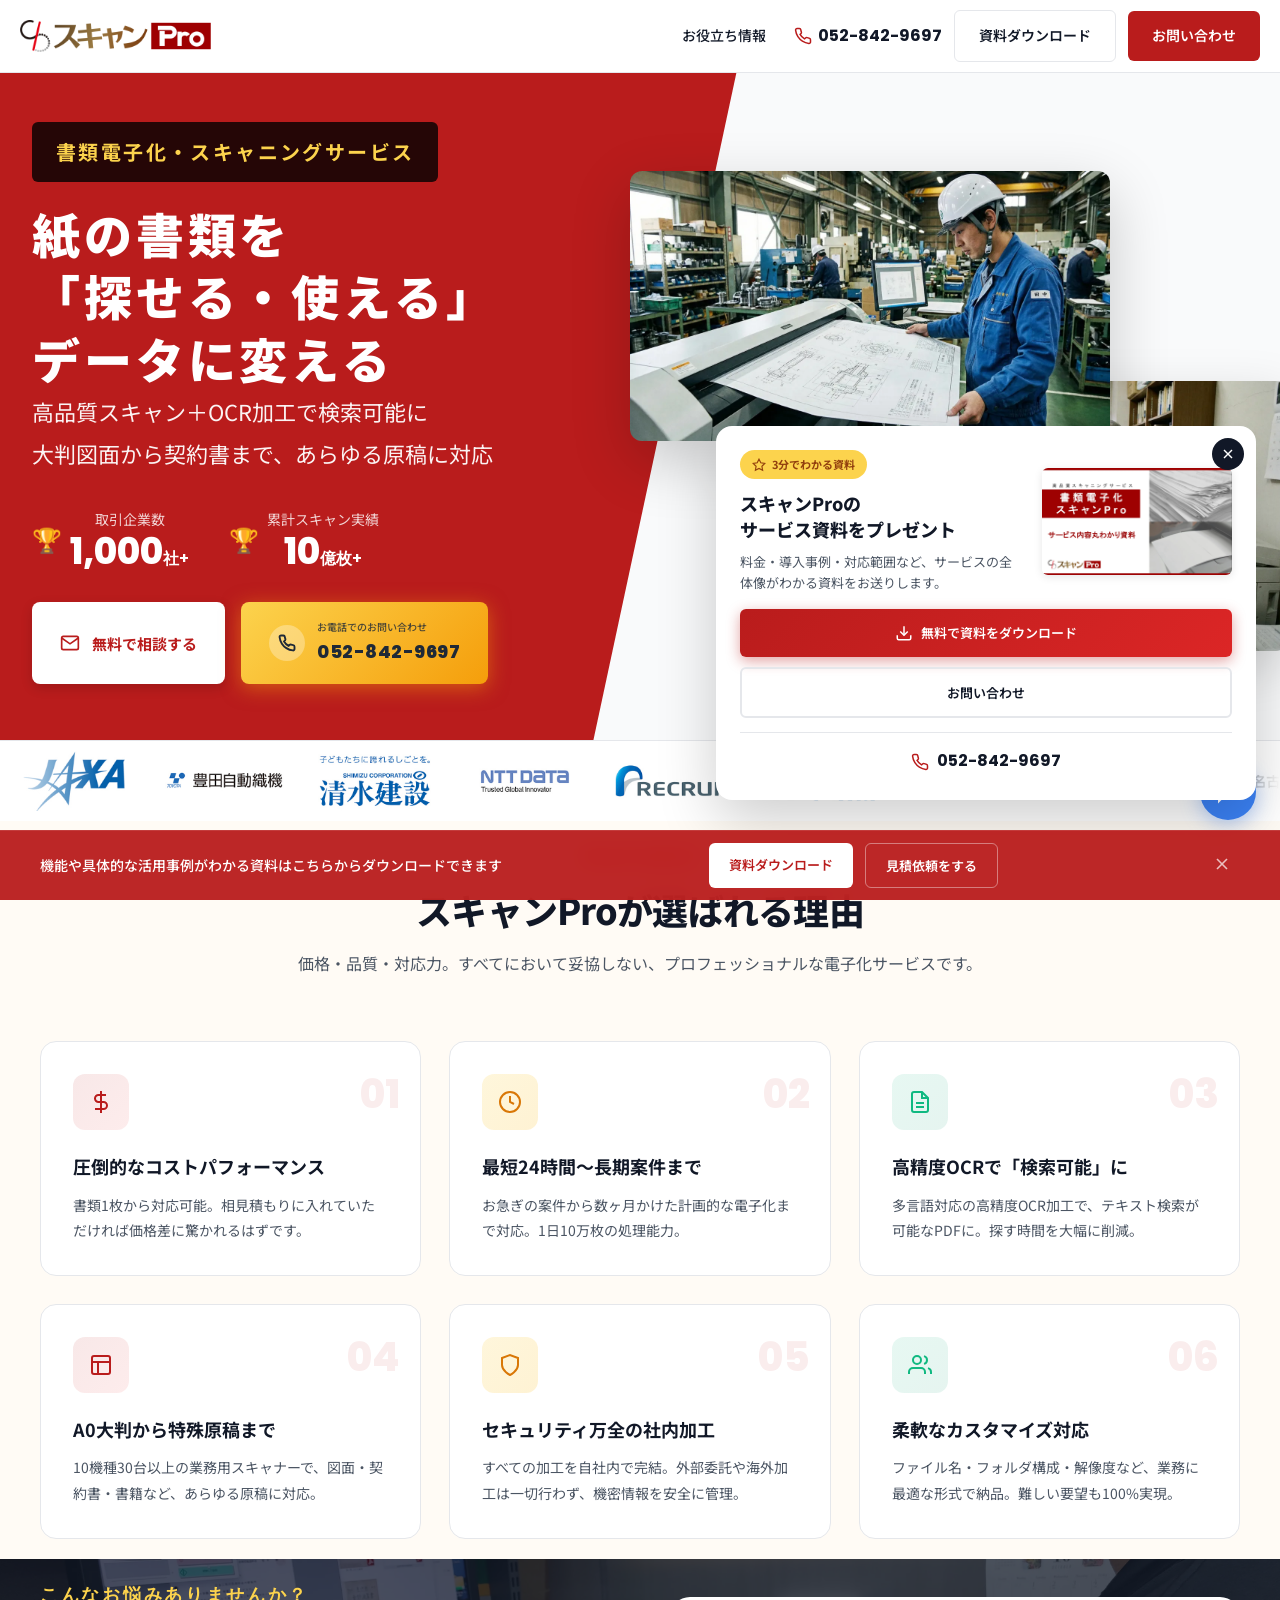
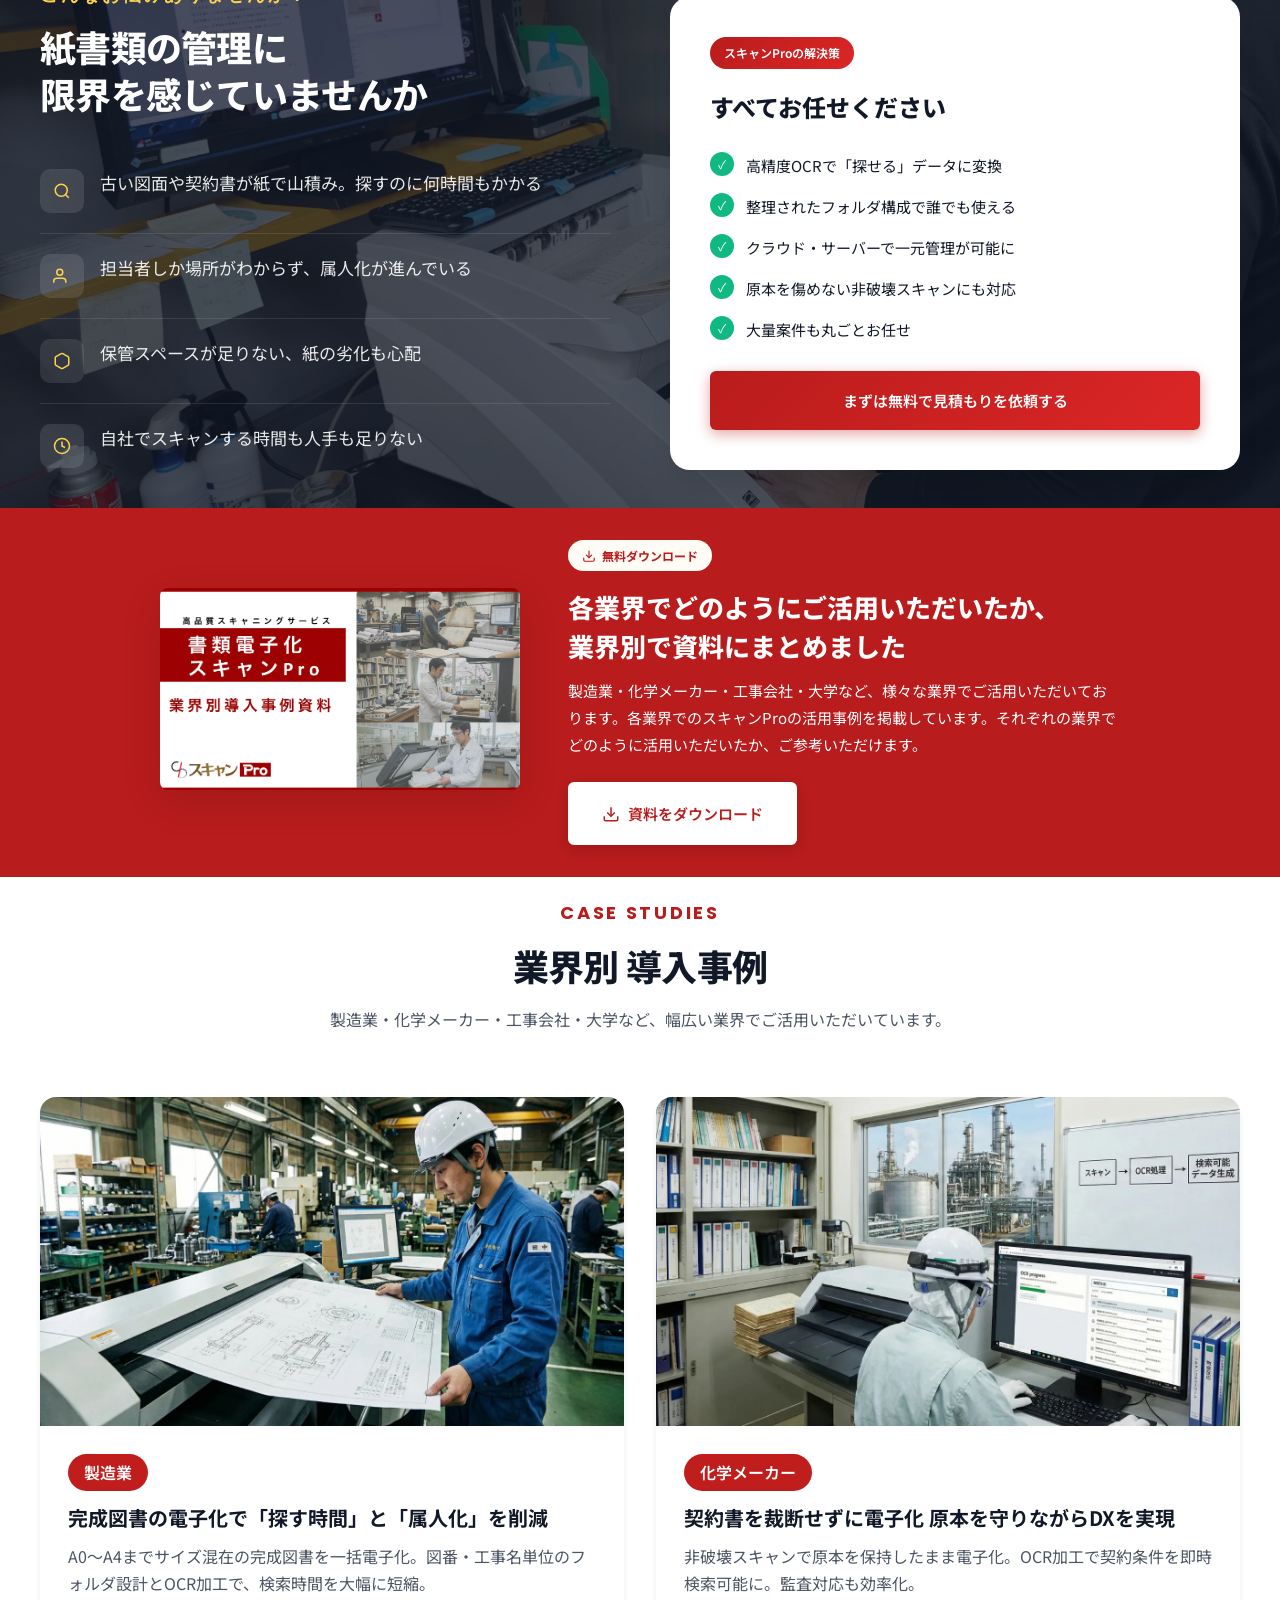
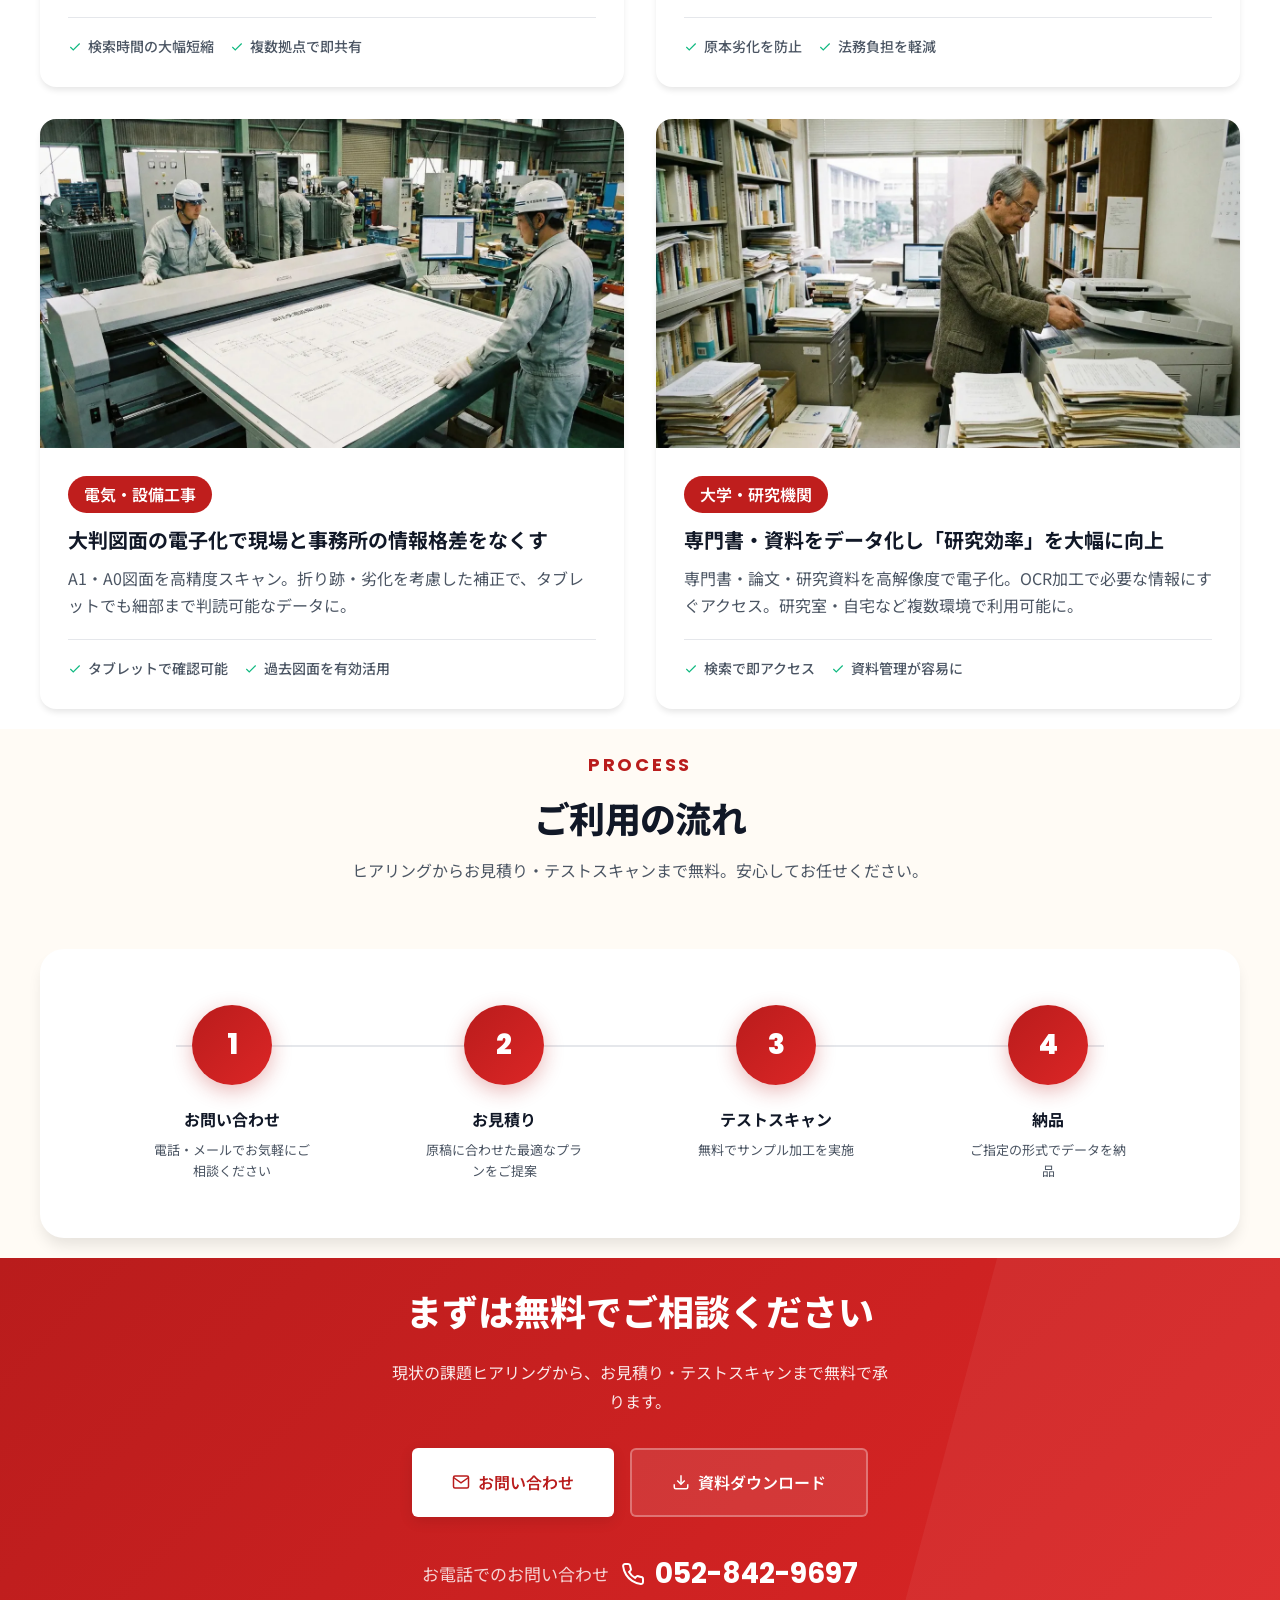
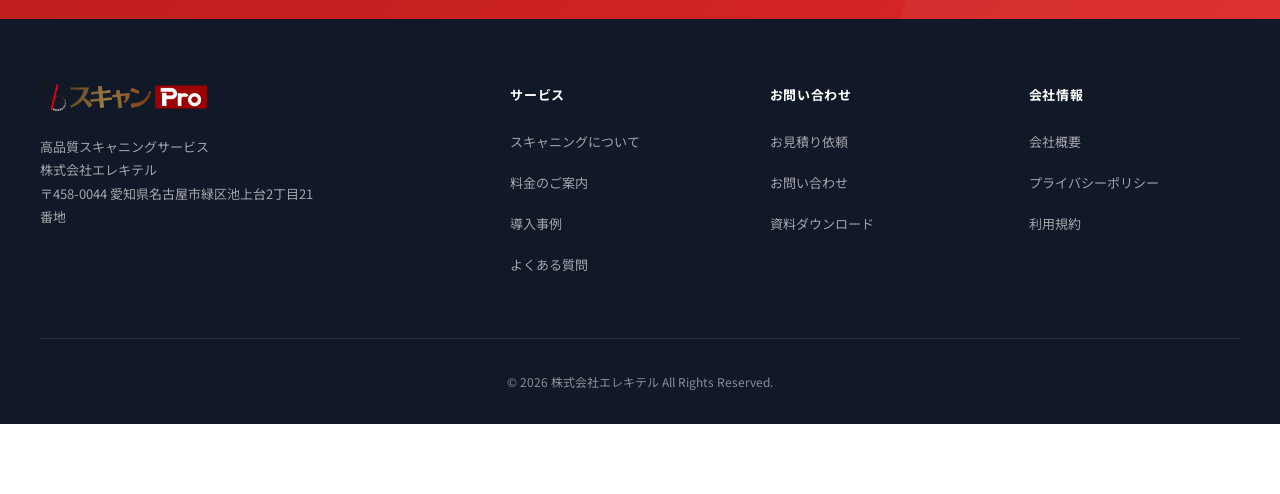
<file: index.html>
<!DOCTYPE html>
<html lang="ja">
<head>
    <!-- Google Tag Manager -->
    <script>(function(w,d,s,l,i){w[l]=w[l]||[];w[l].push({'gtm.start':
    new Date().getTime(),event:'gtm.js'});var f=d.getElementsByTagName(s)[0],
    j=d.createElement(s),dl=l!='dataLayer'?'&l='+l:'';j.async=true;j.src=
    'https://www.googletagmanager.com/gtm.js?id='+i+dl;f.parentNode.insertBefore(j,f);
    })(window,document,'script','dataLayer','GTM-W9QKFBZ');</script>
    <!-- End Google Tag Manager -->
    <!-- Microsoft Clarity -->
    <script type="text/javascript">
        (function(c,l,a,r,i,t,y){
            c[a]=c[a]||function(){(c[a].q=c[a].q||[]).push(arguments)};
            t=l.createElement(r);t.async=1;t.src="https://www.clarity.ms/tag/"+i;
            y=l.getElementsByTagName(r)[0];y.parentNode.insertBefore(t,y);
        })(window, document, "clarity", "script", "wdhqk1eufx");
    </script>
    <!-- End Microsoft Clarity -->
    <meta charset="UTF-8">
<meta name="viewport" content="width=device-width, initial-scale=1.0, maximum-scale=1.0, user-scalable=no">
    <title>スキャンPro | 高品質スキャニングサービス - 書類電子化のスペシャリスト</title>
    <link rel="preconnect" href="https://fonts.googleapis.com">
    <link rel="preconnect" href="https://fonts.gstatic.com" crossorigin>
    <link href="https://fonts.googleapis.com/css2?family=Noto+Sans+JP:wght@400;500;600;700;900&family=Poppins:wght@600;700;800&display=swap" rel="stylesheet">
    <link rel="stylesheet" href="css/modal.css">
    <style>
        :root {
            --primary: #B91C1C;
            --primary-dark: #991B1B;
            --primary-light: #EF4444;
            --primary-gradient: linear-gradient(135deg, #B91C1C 0%, #DC2626 100%);
            --hero-bg: #B91C1C;
            --hero-bg-dark: #991B1B;
            --text-primary: #111827;
            --text-secondary: #4B5563;
            --text-muted: #9CA3AF;
            --bg-white: #FFFFFF;
            --bg-light: #F9FAFB;
            --bg-cream: #FFFBF5;
            --bg-dark: #111827;
            --border: #E5E7EB;
            --accent-yellow: #FCD34D;
            --accent-green: #10B981;
            --shadow-sm: 0 1px 2px rgba(0,0,0,0.05);
            --shadow-md: 0 4px 6px -1px rgba(0,0,0,0.1);
            --shadow-lg: 0 10px 15px -3px rgba(0,0,0,0.1);
            --shadow-xl: 0 20px 25px -5px rgba(0,0,0,0.1);
        }
        * { margin: 0; padding: 0; box-sizing: border-box; }
        html { scroll-behavior: smooth; }
        body {
            font-family: 'Noto Sans JP', -apple-system, BlinkMacSystemFont, sans-serif;
            color: var(--text-primary);
            line-height: 1.8;
            background: var(--bg-white);
            -webkit-font-smoothing: antialiased;
            overflow-x: hidden;
        }
        .header {
            position: fixed; top: 0; left: 0; right: 0;
            background: var(--bg-white);
            z-index: 1000;
            transition: all 0.3s ease;
            border-bottom: 1px solid var(--border);
        }
        .header.scrolled { box-shadow: 0 2px 20px rgba(0, 0, 0, 0.08); }
        .header-inner {
            max-width: 1280px; margin: 0 auto; padding: 0 20px; height: 72px;
            display: flex; align-items: center; justify-content: space-between;
        }
        .logo { display: flex; align-items: center; gap: 10px; text-decoration: none; }
        .logo img { height: 32px; width: auto; }
        .phone-header {
            display: flex; align-items: center; gap: 6px;
            color: var(--text-primary); text-decoration: none;
            font-weight: 700; font-size: 16px; font-family: 'Poppins', sans-serif;
        }
        .phone-header svg { color: var(--primary); }
        .header-actions { display: flex; align-items: center; gap: 12px; }
        .nav-link-header { color: var(--text-primary); font-size: 14px; font-weight: 500; text-decoration: none; transition: color 0.2s; margin-right: 16px; }
        .nav-link-header:hover { color: var(--primary); }
        .btn {
            display: inline-flex; align-items: center; justify-content: center; gap: 8px;
            padding: 12px 24px; border-radius: 6px; font-size: 14px; font-weight: 600;
            text-decoration: none; transition: all 0.3s cubic-bezier(0.4, 0, 0.2, 1);
            cursor: pointer; border: none; position: relative; overflow: hidden;
        }
        .btn-header-primary { background: var(--primary); color: white; }
        .btn-header-primary:hover { background: var(--primary-dark); }
        .btn-header-outline { background: transparent; border: 1px solid var(--border); color: var(--text-primary); }
        .btn-header-outline:hover { background: var(--bg-light); border-color: var(--text-muted); }
        .btn-primary { background: var(--primary-gradient); color: white; box-shadow: 0 4px 14px rgba(185, 28, 28, 0.4); }
        .btn-primary:hover { transform: translateY(-2px); box-shadow: 0 6px 20px rgba(185, 28, 28, 0.5); }
        .btn-lg { padding: 16px 32px; font-size: 15px; }
        .btn-xl { padding: 18px 40px; font-size: 16px; }
        .btn-outline { background: transparent; border: 2px solid var(--border); color: var(--text-primary); }
        .btn-outline:hover { background: var(--bg-light); border-color: var(--text-muted); }
        .hero {
            padding-top: 72px; background: var(--hero-bg); position: relative; overflow: hidden;
            min-height: calc(100vh - 100px); display: flex; flex-direction: column;
        }
        .hero-main { flex: 1; display: flex; align-items: center; position: relative; z-index: 2; }
        .hero::after {
            content: ''; position: absolute; top: 0; right: 0; width: 55%; height: 100%;
            background: var(--bg-light); clip-path: polygon(25% 0, 100% 0, 100% 100%, 0 100%); z-index: 1;
        }
        .hero-inner {
            max-width: 1280px; margin: 0 auto; padding: 50px 32px 40px;
            display: grid; grid-template-columns: 1fr 1fr; gap: 60px;
            align-items: center; position: relative; z-index: 3; width: 100%;
        }
        .hero-content { color: white; }
        .hero-subtitle { font-size: 20px; font-weight: 700; margin-bottom: 20px; letter-spacing: 0.12em; display: inline-block; background: rgba(0,0,0,0.8); color: #FCD34D; padding: 12px 24px; border-radius: 6px; }
        .hero-title { font-size: 48px; font-weight: 900; line-height: 1.3; margin-bottom: 2px; letter-spacing: 0.08em; }
        .hero-description { font-size: 22px; margin-bottom: 32px; line-height: 1.9; opacity: 0.95; }
        .hero-stats { display: flex; gap: 40px; margin-bottom: 32px; }
        .stat-item { display: flex; align-items: center; gap: 8px; }
        .stat-laurel { color: #9AE6B4; font-size: 24px; }
        .stat-content { text-align: center; }
        .stat-label { font-size: 14px; opacity: 0.8; margin-bottom: 2px; }
        .stat-number { font-family: 'Poppins', sans-serif; font-size: 36px; font-weight: 800; line-height: 1; }
        .stat-number span { font-size: 16px; font-weight: 600; }
        .hero-cta { display: flex; gap: 16px; flex-wrap: wrap; margin-bottom: 16px; }
        .hero-cta-sub { display: flex; align-items: center; gap: 6px; font-size: 13px; opacity: 0.9; }
        .hero-cta-sub svg { color: #9AE6B4; }
        .btn-hero {
            display: flex; align-items: center; gap: 12px; padding: 16px 28px; border-radius: 8px;
            font-size: 15px; font-weight: 700; text-decoration: none; transition: all 0.3s ease; border: none; cursor: pointer;
        }
        .btn-hero-primary { background: white; color: var(--hero-bg); box-shadow: 0 4px 12px rgba(0,0,0,0.15); }
        .btn-hero-primary:hover { transform: translateY(-2px); box-shadow: 0 6px 20px rgba(0,0,0,0.2); }
        .btn-hero-phone {
            background: linear-gradient(135deg, #FCD34D 0%, #F59E0B 100%);
            color: #1F2937; box-shadow: 0 4px 20px rgba(245, 158, 11, 0.5); animation: pulse-phone 2s infinite;
        }
        .btn-hero-phone:hover { transform: translateY(-2px) scale(1.02); box-shadow: 0 6px 28px rgba(245, 158, 11, 0.6); }
        @keyframes pulse-phone {
            0%, 100% { box-shadow: 0 4px 20px rgba(245, 158, 11, 0.5); }
            50% { box-shadow: 0 4px 30px rgba(245, 158, 11, 0.8); }
        }
        .btn-hero-phone-icon {
            display: flex; align-items: center; justify-content: center;
            width: 36px; height: 36px; background: rgba(255,255,255,0.3); border-radius: 50%;
        }
        .btn-hero-phone-text { display: flex; flex-direction: column; text-align: left; }
        .btn-hero-phone-label { font-size: 10px; font-weight: 500; opacity: 0.8; }
        .btn-hero-phone-number { font-family: 'Poppins', sans-serif; font-size: 18px; font-weight: 800; letter-spacing: 0.5px; }
        .hero-image { position: relative; z-index: 3; }
        .hero-image-wrapper { position: relative; height: 480px; }
        .hero-image-main {
            position: absolute; width: 100%; max-width: 480px; border-radius: 12px;
            box-shadow: 0 20px 60px rgba(0,0,0,0.2); top: 0; left: -40px; z-index: 2;
        }
        .hero-image-secondary {
            position: absolute; width: 100%; max-width: 480px; border-radius: 12px;
            box-shadow: 0 15px 50px rgba(0,0,0,0.15); bottom: 0; right: -40px; z-index: 1;
        }
        .hero-image-float {
            position: absolute; background: white; border-radius: 12px; padding: 16px;
            box-shadow: 0 8px 30px rgba(0,0,0,0.12); z-index: 3;
        }
        .hero-image-float-1 { top: 50%; right: -10px; display: flex; align-items: center; gap: 10px; }
        .hero-image-float-icon {
            width: 40px; height: 40px; background: #E8F5E9; border-radius: 8px;
            display: flex; align-items: center; justify-content: center; color: var(--accent-green);
        }
        .hero-image-float-text { font-size: 13px; color: var(--text-secondary); }
        .logo-marquee {
    padding: 10px 0; /* 上下の余裕を確保 */
    background: var(--bg-white);
    border-top: 1px solid var(--border);
    overflow: hidden;
    position: relative;
    z-index: 4;
}
        .marquee-wrapper { display: flex; overflow: hidden; position: relative; }
        .marquee-wrapper::before, .marquee-wrapper::after {
            content: ''; position: absolute; top: 0; width: 100px; height: 100%; z-index: 2; pointer-events: none;
        }
        .marquee-wrapper::before { left: 0; background: linear-gradient(to right, white, transparent); }
        .marquee-wrapper::after { right: 0; background: linear-gradient(to left, white, transparent); }
        .marquee-track { display: flex; animation: marquee 45s linear infinite; }
        .marquee-track:hover { animation-play-state: paused; }
        @keyframes marquee { 0% { transform: translateX(0); } 100% { transform: translateX(-50%); } }
        .marquee-item {
            flex-shrink: 0; padding: 0 15px; display: flex; align-items: center; justify-content: center; 
        }
        .marquee-item img {
    height: 60px;      /* 少しサイズ調整 */
    width: auto;
    object-fit: contain;

    filter: grayscale(0%);
}
        .marquee-item:hover img { opacity: 1; filter: grayscale(0%); }
        .section { padding: 20px 32px; }
        .section-dark { background: var(--bg-dark); color: white; position: relative; }
        .section-dark::before { content: ''; position: absolute; top: 0; left: 0; right: 0; bottom: 0; background: url('image/hero-document-scan.webp') center/cover no-repeat; opacity: 0.25; z-index: 0; }
        .section-dark .section-inner { position: relative; z-index: 1; }
        .section-cream { background: var(--bg-cream); }
        .section-inner { max-width: 1200px; margin: 0 auto; }
        .section-header { text-align: center; margin-bottom: 64px; }
        .section-label {
            display: inline-block; font-family: 'Poppins', sans-serif; font-size: 18px; font-weight: 700;
            color: var(--primary); text-transform: uppercase; letter-spacing: 0.15em; margin-bottom: 12px;
        }
        .section-title {
            font-size: 36px; font-weight: 800; margin-bottom: 16px; color: var(--text-primary);
            letter-spacing: -0.02em; line-height: 1.3;
        }
        .section-dark .section-title { color: white; }
        .section-subtitle { font-size: 16px; color: var(--text-secondary); max-width: 700px; margin: 0 auto; line-height: 1.8; }
        .section-dark .section-subtitle { color: rgba(255,255,255,0.7); }
        .features-grid { display: grid; grid-template-columns: repeat(3, 1fr); gap: 28px; }
        .feature-card {
            background: white; border-radius: 16px; padding: 32px; border: 1px solid var(--border);
            transition: all 0.4s cubic-bezier(0.4, 0, 0.2, 1); position: relative; overflow: hidden;
        }
        .feature-card::before {
            content: ''; position: absolute; top: 0; left: 0; width: 100%; height: 3px;
            background: var(--primary-gradient); transform: scaleX(0); transform-origin: left; transition: transform 0.4s ease;
        }
        .feature-card:hover { transform: translateY(-6px); box-shadow: 0 16px 32px rgba(0, 0, 0, 0.1); border-color: transparent; }
        .feature-card:hover::before { transform: scaleX(1); }
        .feature-icon { width: 56px; height: 56px; border-radius: 12px; display: flex; align-items: center; justify-content: center; margin-bottom: 20px; }
        .feature-icon.primary { background: linear-gradient(135deg, rgba(185, 28, 28, 0.1) 0%, rgba(239, 68, 68, 0.1) 100%); color: var(--primary); }
        .feature-icon.yellow { background: linear-gradient(135deg, rgba(252, 211, 77, 0.2) 0%, rgba(251, 191, 36, 0.2) 100%); color: #D97706; }
        .feature-icon.green { background: linear-gradient(135deg, rgba(16, 185, 129, 0.1) 0%, rgba(5, 150, 105, 0.1) 100%); color: var(--accent-green); }
        .feature-number { font-family: 'Poppins', sans-serif; font-size: 40px; font-weight: 800; color: rgba(185, 28, 28, 0.08); position: absolute; top: 16px; right: 20px; }
        .feature-title { font-size: 18px; font-weight: 700; margin-bottom: 10px; color: var(--text-primary); }
        .feature-description { font-size: 14px; color: var(--text-secondary); line-height: 1.8; }
        .problem-grid { display: grid; grid-template-columns: 1fr 1fr; gap: 60px; align-items: center; }
        .problem-list { list-style: none; }
        .problem-item { display: flex; align-items: flex-start; gap: 16px; padding: 20px 0; border-bottom: 1px solid rgba(255, 255, 255, 0.1); }
        .problem-item:last-child { border-bottom: none; }
        .problem-icon { width: 44px; height: 44px; background: rgba(255, 255, 255, 0.1); border-radius: 10px; display: flex; align-items: center; justify-content: center; flex-shrink: 0; color: var(--accent-yellow); }
        .problem-text { font-size: 17px; line-height: 1.7; opacity: 0.9; }
        .solution-card { background: white; border-radius: 20px; padding: 40px; color: var(--text-primary); box-shadow: var(--shadow-xl); }
        .solution-badge { display: inline-block; background: var(--primary-gradient); color: white; padding: 5px 14px; border-radius: 50px; font-size: 12px; font-weight: 600; margin-bottom: 16px; }
        .solution-title { font-size: 24px; font-weight: 800; margin-bottom: 24px; color: var(--text-primary); }
        .solution-list { list-style: none; }
        .solution-item { display: flex; align-items: flex-start; gap: 12px; margin-bottom: 14px; font-size: 15px; }
        .solution-check { width: 24px; height: 24px; background: var(--accent-green); border-radius: 50%; display: flex; align-items: center; justify-content: center; color: white; flex-shrink: 0; font-size: 12px; }
        .cases-grid { display: grid; grid-template-columns: repeat(2, 1fr); gap: 32px; }
        .case-card { background: white; border-radius: 16px; overflow: hidden; box-shadow: var(--shadow-md); transition: all 0.4s ease; }
        .case-card:hover { transform: translateY(-6px); box-shadow: var(--shadow-xl); }
        .case-image { aspect-ratio: 16/9; background: linear-gradient(135deg, #E5E7EB 0%, #F3F4F6 100%); overflow: hidden; }
        .case-image img { width: 100%; height: 100%; object-fit: cover; }
        .case-content { padding: 28px; }
        .case-badge { display: inline-block; padding: 4px 16px; background:#bf1e1d; border-radius: 50px; font-size: 16px; font-weight: 600; color: #ffffff; margin-bottom: 12px; }
        .case-title { font-size: 20px; font-weight: 700; margin-bottom: 10px; color: var(--text-primary); line-height: 1.5; }
        .case-description { font-size: 16px; color: var(--text-secondary); margin-bottom: 20px; line-height: 1.7; }
        .case-results { display: flex; gap: 16px; padding-top: 16px; border-top: 1px solid var(--border); flex-wrap: wrap; }
        .case-result-item { display: flex; align-items: center; gap: 6px; font-size: 14px; color: var(--text-secondary); font-weight: 500; }
        .case-result-item svg { color: var(--accent-green); }
        .process-container { background: white; border-radius: 24px; padding: 56px; box-shadow: var(--shadow-lg); }
        .process-steps { display: flex; justify-content: space-between; position: relative; }
        .process-steps::before { content: ''; position: absolute; top: 40px; left: 80px; right: 80px; height: 2px; background: var(--border); }
        .process-step { text-align: center; position: relative; flex: 1; }
        .process-number { width: 80px; height: 80px; border-radius: 50%; background: var(--primary-gradient); color: white; display: flex; align-items: center; justify-content: center; font-family: 'Poppins', sans-serif; font-size: 28px; font-weight: 800; margin: 0 auto 20px; position: relative; z-index: 1; box-shadow: 0 6px 20px rgba(185, 28, 28, 0.3); }
        .process-title { font-size: 16px; font-weight: 700; margin-bottom: 6px; color: var(--text-primary); }
        .process-description { font-size: 13px; color: var(--text-secondary); max-width: 160px; margin: 0 auto; line-height: 1.6; }
        .download-cta-section { background: #b91c1c; position: relative; overflow: hidden; padding-top: 0; padding-bottom: 0; }
        .download-cta-section .section-inner { padding-top: 32px; padding-bottom: 32px; }
        .download-cta-inner { max-width: 960px; margin: 0 auto; display: flex; align-items: center; gap: 48px; }
        .download-cta-image { flex: 0 0 360px; position: relative; }
        .download-cta-image img { width: 100%; border-radius: 8px; box-shadow: 0 12px 40px rgba(0, 0, 0, 0.12); }
        .download-cta-content { flex: 1; }
        .download-cta-label { display: inline-flex; align-items: center; gap: 6px; background:#fffbf5; color: #b91c1c; padding: 5px 14px; border-radius: 50px; font-size: 12px; font-weight: 700; margin-bottom: 16px; }
        .download-cta-title { font-size: 26px; font-weight: 800; line-height: 1.5; margin-bottom: 12px; color: #ffffff; }
        .download-cta-description { font-size: 15px; color: #ffffff; margin-bottom: 24px; line-height: 1.8; }
        .download-cta-content .btn-white { background: white; color: var(--primary); border: 2px solid white; box-shadow: 0 4px 14px rgba(0,0,0,0.15); }
        .download-cta-content .btn-white:hover { background: var(--bg-light); transform: translateY(-2px); box-shadow: 0 6px 20px rgba(0,0,0,0.2); }
        @media (max-width: 768px) {
            .download-cta-inner { flex-direction: column; gap: 24px; text-align: center; }
            .download-cta-image { flex: 0 0 auto; max-width: 240px; margin: 0 auto; }
            .download-cta-title { font-size: 22px; }
        }
        .cta-section { background: var(--primary-gradient); color: white; text-align: center; position: relative; overflow: hidden; }
        .cta-section::before { content: ''; position: absolute; top: -50%; right: -25%; width: 50%; height: 200%; background: rgba(255,255,255,0.05); transform: rotate(15deg); }
        .cta-content { position: relative; z-index: 1; }
        .cta-title { font-size: 36px; font-weight: 800; margin-bottom: 16px; }
        .cta-description { font-size: 16px; opacity: 0.9; margin-bottom: 32px; max-width: 500px; margin-left: auto; margin-right: auto; }
        .cta-buttons { display: flex; gap: 16px; justify-content: center; flex-wrap: wrap; margin-bottom: 32px; }
        .btn-white { background: white; color: var(--primary); box-shadow: 0 4px 14px rgba(0,0,0,0.1); }
        .btn-white:hover { background: var(--bg-light); transform: translateY(-2px); }
        .btn-ghost { background: rgba(255,255,255,0.1); color: white; border: 2px solid rgba(255,255,255,0.3); }
        .btn-ghost:hover { background: rgba(255,255,255,0.2); border-color: rgba(255,255,255,0.5); }
        .cta-phone { display: flex; align-items: center; justify-content: center; gap: 12px; flex-wrap: wrap; }
        .cta-phone-label { font-size: 17px; opacity: 0.8; }
        .cta-phone-number { font-family: 'Poppins', sans-serif; font-size: 28px; font-weight: 700; color: white; text-decoration: none; display: flex; align-items: center; gap: 10px; }
        .footer { background: var(--bg-dark); color: white; padding: 64px 32px 32px; }
        .footer-inner { max-width: 1200px; margin: 0 auto; }
        .footer-grid { display: grid; grid-template-columns: 2fr 1fr 1fr 1fr; gap: 48px; margin-bottom: 48px; }
        .footer-brand { max-width: 280px; }
        .footer-logo { margin-bottom: 16px; }
        .footer-logo img { height: 28px; width: auto; }
        .footer-description { font-size: 13px; opacity: 0.6; line-height: 1.8; }
        .footer-heading { font-size: 13px; font-weight: 700; margin-bottom: 20px; text-transform: uppercase; letter-spacing: 0.05em; }
        .footer-links { list-style: none; }
        .footer-links li { margin-bottom: 12px; }
        .footer-links a { color: white; opacity: 0.6; text-decoration: none; font-size: 13px; transition: opacity 0.2s; }
        .footer-links a:hover { opacity: 1; }
        .footer-bottom { padding-top: 32px; border-top: 1px solid rgba(255, 255, 255, 0.1); text-align: center; }
        .footer-copyright { font-size: 12px; opacity: 0.5; }
        .cta-popup { position: fixed; bottom: 100px; right: 24px; z-index: 999; display: none; }
        .cta-popup.show { display: block; animation: slideUp 0.4s ease; }
        @keyframes slideUp { from { opacity: 0; transform: translateY(20px); } to { opacity: 1; transform: translateY(0); } }
        .cta-popup-card { background: white; border-radius: 16px; padding: 24px; box-shadow: 0 20px 60px rgba(0, 0, 0, 0.2); width: 540px; position: relative; }
        .cta-popup-top { display: flex; gap: 20px; align-items: center; margin-bottom: 16px; }
        .cta-popup-top-text { flex: 1; }
        .cta-popup-image { flex: 0 0 190px; }
        .cta-popup-image img { width: 100%; height: auto; border-radius: 6px; display: block; box-shadow: 0 2px 8px rgba(0,0,0,0.1); }
        .cta-popup-close { position: absolute; top: 12px; right: 12px; width: 32px; height: 32px; border: none; background: var(--text-primary); border-radius: 50%; cursor: pointer; display: flex; align-items: center; justify-content: center; color: white; transition: all 0.2s; z-index: 1; }
        .cta-popup-close:hover { background: var(--primary); color: white; }
        .cta-popup-badge { display: inline-flex; align-items: center; gap: 6px; background: var(--accent-yellow); color: #92400E; padding: 5px 12px; border-radius: 50px; font-size: 11px; font-weight: 700; margin-bottom: 12px; }
        .cta-popup-title { font-size: 18px; font-weight: 800; margin-bottom: 10px; color: var(--text-primary); line-height: 1.4; }
        .cta-popup-description { font-size: 13px; color: var(--text-secondary); margin-bottom: 0; line-height: 1.6; }
        .cta-popup-buttons { display: flex; flex-direction: column; gap: 10px; }
        .cta-popup-buttons .btn { width: 100%; justify-content: center; padding: 12px 20px; font-size: 13px; }
        .cta-popup-phone { display: flex; align-items: center; justify-content: center; gap: 8px; margin-top: 14px; padding-top: 14px; border-top: 1px solid var(--border); }
        .cta-popup-phone a { color: var(--text-primary); text-decoration: none; font-weight: 700; font-size: 16px; font-family: 'Poppins', sans-serif; }
        .cta-popup-phone svg { color: var(--primary); }
        .floating-mini { position: fixed; bottom: 100px; right: 24px; z-index: 998; display: flex; flex-direction: column; gap: 10px; }
        .floating-mini.hidden { display: none; }
        .floating-btn { width: 56px; height: 56px; border-radius: 50%; display: flex; align-items: center; justify-content: center; box-shadow: 0 4px 16px rgba(0, 0, 0, 0.15); transition: all 0.3s ease; cursor: pointer; border: none; text-decoration: none; }
        .floating-btn:hover { transform: scale(1.1); }
        .floating-phone { background: var(--accent-green); color: white; }
        .floating-mail { background: var(--primary-gradient); color: white; }
        .floating-cta-bar { position: fixed; bottom: 0; left: 0; right: 0; background: rgba(185, 28, 28, 0.95); backdrop-filter: blur(10px); z-index: 999; padding: 12px 32px; display: none; border-top: 1px solid rgba(255,255,255,0.1); }
        .floating-cta-bar.show { display: block; animation: slideUpBar 0.4s ease; }
        @keyframes slideUpBar { from { opacity: 0; transform: translateY(100%); } to { opacity: 1; transform: translateY(0); } }
        .floating-cta-bar-inner { max-width: 1200px; margin: 0 auto; display: flex; align-items: center; justify-content: space-between; gap: 20px; }
        .floating-cta-bar-text { color: white; font-size: 14px; font-weight: 500; }
        .floating-cta-bar-buttons { display: flex; gap: 12px; }
        .floating-cta-bar-close { background: none; border: none; color: white; cursor: pointer; padding: 8px; opacity: 0.7; transition: opacity 0.2s; }
        .floating-cta-bar-close:hover { opacity: 1; }
        .btn-bar { padding: 10px 20px; border-radius: 6px; font-size: 13px; font-weight: 600; text-decoration: none; transition: all 0.2s; }
        .btn-bar-primary { background: white; color: var(--primary); }
        .btn-bar-primary:hover { background: var(--bg-light); }
        .btn-bar-secondary { background: transparent; color: white; border: 1px solid rgba(255,255,255,0.4); }
        .btn-bar-secondary:hover { background: rgba(255,255,255,0.1); }
        .floating-chat { position: fixed; bottom: 80px; right: 24px; z-index: 998; }
        .floating-chat-btn { width: 56px; height: 56px; border-radius: 50%; background: #3B82F6; color: white; display: flex; align-items: center; justify-content: center; box-shadow: 0 4px 20px rgba(59, 130, 246, 0.4); border: none; cursor: pointer; transition: all 0.3s ease; }
        .floating-chat-btn:hover { transform: scale(1.1); box-shadow: 0 6px 24px rgba(59, 130, 246, 0.5); }
        .fade-in { opacity: 0; transform: translateY(30px); transition: opacity 0.6s ease, transform 0.6s ease; }
        .fade-in.visible { opacity: 1; transform: translateY(0); }
        @media (max-width: 1024px) {
            .hero-inner { grid-template-columns: 1fr; gap: 40px; }
            .hero::after { display: none; }
            .hero { min-height: auto; }
            .hero-main { padding-bottom: 40px; }
            .hero-image { display: block; }
            .hero-image-wrapper { height: 280px; max-width: 500px; margin: 0 auto; }
            .hero-image-main { width: 60%; max-width: 280px; }
            .hero-image-secondary { width: 55%; max-width: 250px; }
            .hero-title { font-size: 36px; }
            .features-grid { grid-template-columns: repeat(2, 1fr); }
            .problem-grid { grid-template-columns: 1fr; gap: 40px; }
            .process-steps { flex-wrap: wrap; gap: 32px; }
            .process-steps::before { display: none; }
            .process-step { flex: 0 0 calc(50% - 16px); }
            .footer-grid { grid-template-columns: repeat(2, 1fr); }
        }
        @media (max-width: 768px) {
            .header-inner { padding: 0 16px; height: 60px; }
            .logo img { height: 26px; }
            .header-actions { gap: 8px; }
            .btn-header-outline { display: none; }
            .phone-header { display: none; }
            .nav-link-header { display: none; }
            .btn { padding: 10px 16px; font-size: 13px; }
            .hero { padding-top: 60px; }
            .hero-inner { padding: 40px 16px 32px; }
            .hero-title { font-size: 28px; }
            .hero-description { font-size: 14px; }
            .hero-stats { flex-direction: row; gap: 16px; justify-content: center; margin-top: 40px; }
            .stat-item { flex: 1; justify-content: center; padding-right: 8px; }
            .stat-number { font-size: 24px; }
            .stat-number span { font-size: 13px; }
            .stat-number { font-size: 28px; }
            .hero-cta { flex-direction: column; }
            .btn-hero { width: 100%; justify-content: center; }
            .hero-inner {
                background: url('image/manufacturing industry.webp') center/cover no-repeat;
                position: relative;
            }
            .hero-inner::before {
                content: ''; position: absolute; top: 0; left: 0; right: 0; bottom: 0;
                background: rgba(185, 28, 28, 0.82); z-index: 0;
            }
            .hero-content { position: relative; z-index: 1; }
            .hero-subtitle { font-size: 18px; padding: 8px 16px; white-space: nowrap; }
            .hero-image { display: none; }
            .logo-marquee { padding: 16px 0; }
            .marquee-item { padding: 0 16px; }
            .marquee-item img { height: 24px; max-width: 80px; }
            .section { padding: 60px 16px; }
            .section-title { font-size: 26px; }
            .features-grid, .cases-grid { grid-template-columns: 1fr; }
            .feature-card { padding: 24px; }
            .process-container { padding: 32px 20px; }
            .process-step { flex: 1 1 100%; }
            .process-number { width: 64px; height: 64px; font-size: 24px; }
            .cta-section { padding: 60px 16px; }
            .cta-title { font-size: 26px; }
            .cta-buttons { flex-direction: column; }
            .cta-buttons .btn { width: 100%; }
            .cta-phone-number { font-size: 22px; }
            .footer { padding: 48px 16px 24px; }
            .footer-grid { grid-template-columns: 1fr; gap: 32px; }
            .floating-cta-bar-inner { flex-direction: column; text-align: center; gap: 12px; }
            .floating-cta-bar-text { font-size: 13px; }
            .floating-cta-bar-buttons { width: 100%; }
            .btn-bar { flex: 1; text-align: center; }
            .floating-chat { bottom: 70px; right: 16px; }
            .floating-chat-btn { width: 48px; height: 48px; }
            .cta-popup { bottom: 80px; right: 16px; left: 16px; }
            .cta-popup-card { width: 100%; }
            .cta-popup-top { flex-direction: column; }
            .cta-popup-image { flex: 0 0 auto; }
            .cta-popup-image img { height: 120px; width: 100%; object-fit: cover; }
            .floating-mini { bottom: 80px; right: 16px; }
        }
        @media (max-width: 375px) {
            .hero-subtitle { font-size: 18px; padding: 6px 12px; }
            .hero-title { font-size: 24px; }
            .section-title { font-size: 22px; }
            .cta-title { font-size: 22px; }
            .btn-hero-phone-number { font-size: 16px; }
        }
        body.has-floating-bar { padding-bottom: 70px; }
        @media (max-width: 768px) { body.has-floating-bar { padding-bottom: 100px; } }

    </style>
</head>
<body>
<!-- Google Tag Manager (noscript) -->
<noscript><iframe src="https://www.googletagmanager.com/ns.html?id=GTM-W9QKFBZ"
height="0" width="0" style="display:none;visibility:hidden"></iframe></noscript>
<!-- End Google Tag Manager (noscript) -->



<header class="header" id="header">
    <div class="header-inner">
        <a href="https://scan-pro.jp/" class="logo">
            <img src="image/logo_header.png" alt="スキャンPro">
        </a>
        <div class="header-actions">
            <a href="https://scan-pro.jp/useful-info/" class="nav-link-header">お役立ち情報</a>
            <a href="tel:052-842-9697" class="phone-header">
                <svg width="18" height="18" viewBox="0 0 24 24" fill="none" stroke="currentColor" stroke-width="2"><path d="M22 16.92v3a2 2 0 0 1-2.18 2 19.79 19.79 0 0 1-8.63-3.07 19.5 19.5 0 0 1-6-6 19.79 19.79 0 0 1-3.07-8.67A2 2 0 0 1 4.11 2h3a2 2 0 0 1 2 1.72 12.84 12.84 0 0 0 .7 2.81 2 2 0 0 1-.45 2.11L8.09 9.91a16 16 0 0 0 6 6l1.27-1.27a2 2 0 0 1 2.11-.45 12.84 12.84 0 0 0 2.81.7A2 2 0 0 1 22 16.92z"/></svg>
                052-842-9697
            </a>
            <a href="#" onclick="openDownloadModal('スキャンPro サービス資料'); return false;" class="btn btn-header-outline">資料ダウンロード</a>
            <a href="#" onclick="openContactModal(); return false;" class="btn btn-header-primary">お問い合わせ</a>
        </div>
    </div>
</header>

<section class="hero">
    <div class="hero-main">
        <div class="hero-inner">
            <div class="hero-content">
                <p class="hero-subtitle">書類電子化・スキャニングサービス</p>
                <h1 class="hero-title">紙の書類を<br>「探せる・使える」<br>データに変える</h1>
                <p class="hero-description">高品質スキャン＋OCR加工で検索可能に<br>大判図面から契約書まで、あらゆる原稿に対応</p>
                <div class="hero-stats">
                    <div class="stat-item">
                        <span class="stat-laurel">🏆</span>
                        <div class="stat-content">
                            <p class="stat-label">取引企業数</p>
                            <p class="stat-number">1,000<span>社+</span></p>
                        </div>
                    </div>
                    <div class="stat-item">
                        <span class="stat-laurel">🏆</span>
                        <div class="stat-content">
                            <p class="stat-label">累計スキャン実績</p>
                            <p class="stat-number">10<span>億枚+</span></p>
                        </div>
                    </div>
                </div>
                <div class="hero-cta">
                    <a href="#" onclick="openContactModal(); return false;" class="btn-hero btn-hero-primary">
                        <svg width="20" height="20" viewBox="0 0 24 24" fill="none" stroke="currentColor" stroke-width="2"><path d="M4 4h16c1.1 0 2 .9 2 2v12c0 1.1-.9 2-2 2H4c-1.1 0-2-.9-2-2V6c0-1.1.9-2 2-2z"></path><polyline points="22,6 12,13 2,6"></polyline></svg>
                        無料で相談する
                    </a>
                    <a href="tel:052-842-9697" class="btn-hero btn-hero-phone">
                        <div class="btn-hero-phone-icon">
                            <svg width="18" height="18" viewBox="0 0 24 24" fill="none" stroke="currentColor" stroke-width="2.5"><path d="M22 16.92v3a2 2 0 0 1-2.18 2 19.79 19.79 0 0 1-8.63-3.07 19.5 19.5 0 0 1-6-6 19.79 19.79 0 0 1-3.07-8.67A2 2 0 0 1 4.11 2h3a2 2 0 0 1 2 1.72 12.84 12.84 0 0 0 .7 2.81 2 2 0 0 1-.45 2.11L8.09 9.91a16 16 0 0 0 6 6l1.27-1.27a2 2 0 0 1 2.11-.45 12.84 12.84 0 0 0 2.81.7A2 2 0 0 1 22 16.92z"/></svg>
                        </div>
                        <div class="btn-hero-phone-text">
                            <span class="btn-hero-phone-label">お電話でのお問い合わせ</span>
                            <span class="btn-hero-phone-number">052-842-9697</span>
                        </div>
                    </a>
                </div>
          
            </div>
            <div class="hero-image">
                <div class="hero-image-wrapper">
                    <img src="image/manufacturing industry.webp" alt="スキャンPro サービスイメージ" class="hero-image-main">
                    <img src="image/professor.webp" alt="研究機関での活用" class="hero-image-secondary">
                        <div class="hero-image-float-icon">
                            <svg width="20" height="20" viewBox="0 0 24 24" fill="none" stroke="currentColor" stroke-width="2"><polyline points="20 6 9 17 4 12"></polyline></svg>
                        </div>
                    </div>
                </div>
            </div>
        </div>
    </div>
    <div class="logo-marquee">
        <div class="marquee-wrapper">
            <div class="marquee-track">
                <div class="marquee-item"><img src="image/JAXA_j.jpg" alt="JAXA"></div>
                <div class="marquee-item"><img src="image/toyozidou_j.jpg" alt="豊田自動織機"></div>
                <div class="marquee-item"><img src="image/simizu_j.jpg" alt="清水建設"></div>
                <div class="marquee-item"><img src="image/NTTD_j.jpg" alt="NTT DATA"></div>
                <div class="marquee-item"><img src="image/riku_j.jpg" alt="リクルート"></div>
                <div class="marquee-item"><img src="image/ロート.jpg" alt="ロート製薬"></div>
                <div class="marquee-item"><img src="image/tokyod_j.jpg" alt="東京大学"></div>
                <div class="marquee-item"><img src="image/osaka-university-logo-vector.png" alt="大阪大学"></div>
                <div class="marquee-item"><img src="image/nagoya_j.jpg" alt="名古屋大学"></div>
                <div class="marquee-item"><img src="image/fujitada_b_j.jpg" alt="藤田医科大学"></div>
                <div class="marquee-item"><img src="image/kubota_j.jpg" alt="クボタ"></div>
                <div class="marquee-item"><img src="image/keiougo_b_j.jpg" alt="慶應義塾大学"></div>
                <div class="marquee-item"><img src="image/cane_j.jpg" alt="シャネル"></div>
                <div class="marquee-item"><img src="image/toda_j.jpg" alt="戸田建設"></div>
                <div class="marquee-item"><img src="image/aoyama_j.jpg" alt="青山学院大学"></div>
                <div class="marquee-item"><img src="image/meizi_j.jpg" alt="明治大学"></div>
                <div class="marquee-item"><img src="image/koube-e1688953632986.jpg" alt="神戸大学"></div>
                <div class="marquee-item"><img src="image/shizuoka-e1688953469668.jpg" alt="静岡大学"></div>
                <div class="marquee-item"><img src="image/hitotu_j.jpg" alt="一橋大学"></div>
                <div class="marquee-item"><img src="image/kitoudai_j.jpg" alt="北海道大学"></div>
                <div class="marquee-item"><img src="image/JAXA_j.jpg" alt="JAXA"></div>
                <div class="marquee-item"><img src="image/toyozidou_j.jpg" alt="豊田自動織機"></div>
                <div class="marquee-item"><img src="image/simizu_j.jpg" alt="清水建設"></div>
                <div class="marquee-item"><img src="image/NTTD_j.jpg" alt="NTT DATA"></div>
                <div class="marquee-item"><img src="image/riku_j.jpg" alt="リクルート"></div>
                <div class="marquee-item"><img src="image/ロート.jpg" alt="ロート製薬"></div>
                <div class="marquee-item"><img src="image/tokyod_j.jpg" alt="東京大学"></div>
                <div class="marquee-item"><img src="image/osaka-university-logo-vector.png" alt="大阪大学"></div>
                <div class="marquee-item"><img src="image/nagoya_j.jpg" alt="名古屋大学"></div>
                <div class="marquee-item"><img src="image/fujitada_b_j.jpg" alt="藤田医科大学"></div>
                <div class="marquee-item"><img src="image/kubota_j.jpg" alt="クボタ"></div>
                <div class="marquee-item"><img src="image/keiougo_b_j.jpg" alt="慶應義塾大学"></div>
                <div class="marquee-item"><img src="image/cane_j.jpg" alt="シャネル"></div>
                <div class="marquee-item"><img src="image/toda_j.jpg" alt="戸田建設"></div>
                <div class="marquee-item"><img src="image/aoyama_j.jpg" alt="青山学院大学"></div>
                <div class="marquee-item"><img src="image/meizi_j.jpg" alt="明治大学"></div>
                <div class="marquee-item"><img src="image/koube-e1688953632986.jpg" alt="神戸大学"></div>
                <div class="marquee-item"><img src="image/shizuoka-e1688953469668.jpg" alt="静岡大学"></div>
                <div class="marquee-item"><img src="image/hitotu_j.jpg" alt="一橋大学"></div>
                <div class="marquee-item"><img src="image/kitoudai_j.jpg" alt="北海道大学"></div>
            </div>
        </div>
    </div>
</section>

<section class="section section-cream" id="features">
    <div class="section-inner">
        <div class="section-header">
            <span class="section-label">Features</span>
            <h2 class="section-title">スキャンProが選ばれる理由</h2>
            <p class="section-subtitle">価格・品質・対応力。すべてにおいて妥協しない、プロフェッショナルな電子化サービスです。</p>
        </div>
        <div class="features-grid">
            <div class="feature-card fade-in">
                <span class="feature-number">01</span>
                <div class="feature-icon primary"><svg width="24" height="24" viewBox="0 0 24 24" fill="none" stroke="currentColor" stroke-width="2"><line x1="12" y1="1" x2="12" y2="23"></line><path d="M17 5H9.5a3.5 3.5 0 0 0 0 7h5a3.5 3.5 0 0 1 0 7H6"></path></svg></div>
                <h3 class="feature-title">圧倒的なコストパフォーマンス</h3>
                <p class="feature-description">書類1枚から対応可能。相見積もりに入れていただければ価格差に驚かれるはずです。</p>
            </div>
            <div class="feature-card fade-in">
                <span class="feature-number">02</span>
                <div class="feature-icon yellow"><svg width="24" height="24" viewBox="0 0 24 24" fill="none" stroke="currentColor" stroke-width="2"><circle cx="12" cy="12" r="10"></circle><polyline points="12 6 12 12 16 14"></polyline></svg></div>
                <h3 class="feature-title">最短24時間〜長期案件まで</h3>
                <p class="feature-description">お急ぎの案件から数ヶ月かけた計画的な電子化まで対応。1日10万枚の処理能力。</p>
            </div>
            <div class="feature-card fade-in">
                <span class="feature-number">03</span>
                <div class="feature-icon green"><svg width="24" height="24" viewBox="0 0 24 24" fill="none" stroke="currentColor" stroke-width="2"><path d="M14 2H6a2 2 0 0 0-2 2v16a2 2 0 0 0 2 2h12a2 2 0 0 0 2-2V8z"></path><polyline points="14 2 14 8 20 8"></polyline><line x1="16" y1="13" x2="8" y2="13"></line><line x1="16" y1="17" x2="8" y2="17"></line></svg></div>
                <h3 class="feature-title">高精度OCRで「検索可能」に</h3>
                <p class="feature-description">多言語対応の高精度OCR加工で、テキスト検索が可能なPDFに。探す時間を大幅に削減。</p>
            </div>
            <div class="feature-card fade-in">
                <span class="feature-number">04</span>
                <div class="feature-icon primary"><svg width="24" height="24" viewBox="0 0 24 24" fill="none" stroke="currentColor" stroke-width="2"><rect x="3" y="3" width="18" height="18" rx="2" ry="2"></rect><line x1="3" y1="9" x2="21" y2="9"></line><line x1="9" y1="21" x2="9" y2="9"></line></svg></div>
                <h3 class="feature-title">A0大判から特殊原稿まで</h3>
                <p class="feature-description">10機種30台以上の業務用スキャナーで、図面・契約書・書籍など、あらゆる原稿に対応。</p>
            </div>
            <div class="feature-card fade-in">
                <span class="feature-number">05</span>
                <div class="feature-icon yellow"><svg width="24" height="24" viewBox="0 0 24 24" fill="none" stroke="currentColor" stroke-width="2"><path d="M12 22s8-4 8-10V5l-8-3-8 3v7c0 6 8 10 8 10z"></path></svg></div>
                <h3 class="feature-title">セキュリティ万全の社内加工</h3>
                <p class="feature-description">すべての加工を自社内で完結。外部委託や海外加工は一切行わず、機密情報を安全に管理。</p>
            </div>
            <div class="feature-card fade-in">
                <span class="feature-number">06</span>
                <div class="feature-icon green"><svg width="24" height="24" viewBox="0 0 24 24" fill="none" stroke="currentColor" stroke-width="2"><path d="M17 21v-2a4 4 0 0 0-4-4H5a4 4 0 0 0-4 4v2"></path><circle cx="9" cy="7" r="4"></circle><path d="M23 21v-2a4 4 0 0 0-3-3.87"></path><path d="M16 3.13a4 4 0 0 1 0 7.75"></path></svg></div>
                <h3 class="feature-title">柔軟なカスタマイズ対応</h3>
                <p class="feature-description">ファイル名・フォルダ構成・解像度など、業務に最適な形式で納品。難しい要望も100%実現。</p>
            </div>
        </div>
    </div>
</section>

<section class="section section-dark">
    <div class="section-inner">
        <div class="problem-grid">
            <div class="problem-content fade-in">
                <span class="section-label" style="color: var(--accent-yellow);">こんなお悩みありませんか？</span>
                <h2 class="section-title" style="text-align: left; margin-bottom: 32px;">紙書類の管理に<br>限界を感じていませんか</h2>
                <ul class="problem-list">
                    <li class="problem-item"><div class="problem-icon"><svg width="18" height="18" viewBox="0 0 24 24" fill="none" stroke="currentColor" stroke-width="2"><circle cx="11" cy="11" r="8"></circle><path d="m21 21-4.35-4.35"></path></svg></div><span class="problem-text">古い図面や契約書が紙で山積み。探すのに何時間もかかる</span></li>
                    <li class="problem-item"><div class="problem-icon"><svg width="18" height="18" viewBox="0 0 24 24" fill="none" stroke="currentColor" stroke-width="2"><path d="M17 21v-2a4 4 0 0 0-4-4H5a4 4 0 0 0-4 4v2"></path><circle cx="9" cy="7" r="4"></circle></svg></div><span class="problem-text">担当者しか場所がわからず、属人化が進んでいる</span></li>
                    <li class="problem-item"><div class="problem-icon"><svg width="18" height="18" viewBox="0 0 24 24" fill="none" stroke="currentColor" stroke-width="2"><path d="M21 16V8a2 2 0 0 0-1-1.73l-7-4a2 2 0 0 0-2 0l-7 4A2 2 0 0 0 3 8v8a2 2 0 0 0 1 1.73l7 4a2 2 0 0 0 2 0l7-4A2 2 0 0 0 21 16z"></path></svg></div><span class="problem-text">保管スペースが足りない、紙の劣化も心配</span></li>
                    <li class="problem-item"><div class="problem-icon"><svg width="18" height="18" viewBox="0 0 24 24" fill="none" stroke="currentColor" stroke-width="2"><circle cx="12" cy="12" r="10"></circle><polyline points="12 6 12 12 16 14"></polyline></svg></div><span class="problem-text">自社でスキャンする時間も人手も足りない</span></li>
                </ul>
            </div>
            <div class="solution-card fade-in">
                <span class="solution-badge">スキャンProの解決策</span>
                <h3 class="solution-title">すべてお任せください</h3>
                <ul class="solution-list">
                    <li class="solution-item"><div class="solution-check">✓</div><span>高精度OCRで「探せる」データに変換</span></li>
                    <li class="solution-item"><div class="solution-check">✓</div><span>整理されたフォルダ構成で誰でも使える</span></li>
                    <li class="solution-item"><div class="solution-check">✓</div><span>クラウド・サーバーで一元管理が可能に</span></li>
                    <li class="solution-item"><div class="solution-check">✓</div><span>原本を傷めない非破壊スキャンにも対応</span></li>
                    <li class="solution-item"><div class="solution-check">✓</div><span>大量案件も丸ごとお任せ</span></li>
                </ul>
                <div style="margin-top: 28px;">
                    <a href="#" onclick="openContactModal(); return false;" class="btn btn-primary btn-lg" style="width: 100%; justify-content: center;">まずは無料で見積もりを依頼する</a>
                </div>
            </div>
        </div>
    </div>
</section>

<section class="section download-cta-section">
    <div class="section-inner">
        <div class="download-cta-inner fade-in">
            <div class="download-cta-image">
                <img src="image/case study.webp" alt="業界別導入事例資料">
            </div>
            <div class="download-cta-content">
                <div class="download-cta-label"><svg width="14" height="14" viewBox="0 0 24 24" fill="none" stroke="currentColor" stroke-width="2"><path d="M21 15v4a2 2 0 0 1-2 2H5a2 2 0 0 1-2-2v-4"></path><polyline points="7 10 12 15 17 10"></polyline><line x1="12" y1="15" x2="12" y2="3"></line></svg>無料ダウンロード</div>
                <h2 class="download-cta-title">各業界でどのようにご活用いただいたか、<br>業界別で資料にまとめました</h2>
                <p class="download-cta-description">製造業・化学メーカー・工事会社・大学など、様々な業界でご活用いただいております。各業界でのスキャンProの活用事例を掲載しています。それぞれの業界でどのように活用いただいたか、ご参考いただけます。</p>
                <a href="#" onclick="openDownloadModal('スキャンPro 業界別導入事例資料'); return false;" class="btn btn-white btn-lg"><svg width="18" height="18" viewBox="0 0 24 24" fill="none" stroke="currentColor" stroke-width="2"><path d="M21 15v4a2 2 0 0 1-2 2H5a2 2 0 0 1-2-2v-4"></path><polyline points="7 10 12 15 17 10"></polyline><line x1="12" y1="15" x2="12" y2="3"></line></svg>資料をダウンロード</a>
            </div>
        </div>
    </div>
</section>

<section class="section" id="cases">
    <div class="section-inner">
        <div class="section-header">
            <span class="section-label">Case Studies</span>
            <h2 class="section-title">業界別 導入事例</h2>
            <p class="section-subtitle">製造業・化学メーカー・工事会社・大学など、幅広い業界でご活用いただいています。</p>
        </div>
        <div class="cases-grid">
            <div class="case-card fade-in">
                <div class="case-image"><img src="image/manufacturing industry.webp" alt="製造業事例"></div>
                <div class="case-content">
                    <span class="case-badge">製造業</span>
                    <h3 class="case-title">完成図書の電子化で「探す時間」と「属人化」を削減</h3>
                    <p class="case-description">A0〜A4までサイズ混在の完成図書を一括電子化。図番・工事名単位のフォルダ設計とOCR加工で、検索時間を大幅に短縮。</p>
                    <div class="case-results">
                        <div class="case-result-item"><svg width="14" height="14" viewBox="0 0 24 24" fill="none" stroke="currentColor" stroke-width="2"><polyline points="20 6 9 17 4 12"></polyline></svg>検索時間の大幅短縮</div>
                        <div class="case-result-item"><svg width="14" height="14" viewBox="0 0 24 24" fill="none" stroke="currentColor" stroke-width="2"><polyline points="20 6 9 17 4 12"></polyline></svg>複数拠点で即共有</div>
                    </div>
                </div>
            </div>
            <div class="case-card fade-in">
                <div class="case-image"><img src="image/chemical manufacturer.webp" alt="化学メーカー事例"></div>
                <div class="case-content">
                    <span class="case-badge">化学メーカー</span>
                    <h3 class="case-title">契約書を裁断せずに電子化 原本を守りながらDXを実現</h3>
                    <p class="case-description">非破壊スキャンで原本を保持したまま電子化。OCR加工で契約条件を即時検索可能に。監査対応も効率化。</p>
                    <div class="case-results">
                        <div class="case-result-item"><svg width="14" height="14" viewBox="0 0 24 24" fill="none" stroke="currentColor" stroke-width="2"><polyline points="20 6 9 17 4 12"></polyline></svg>原本劣化を防止</div>
                        <div class="case-result-item"><svg width="14" height="14" viewBox="0 0 24 24" fill="none" stroke="currentColor" stroke-width="2"><polyline points="20 6 9 17 4 12"></polyline></svg>法務負担を軽減</div>
                    </div>
                </div>
            </div>
            <div class="case-card fade-in">
                <div class="case-image"><img src="image/electrical equipment.webp" alt="工事会社事例"></div>
                <div class="case-content">
                    <span class="case-badge">電気・設備工事</span>
                    <h3 class="case-title">大判図面の電子化で現場と事務所の情報格差をなくす</h3>
                    <p class="case-description">A1・A0図面を高精度スキャン。折り跡・劣化を考慮した補正で、タブレットでも細部まで判読可能なデータに。</p>
                    <div class="case-results">
                        <div class="case-result-item"><svg width="14" height="14" viewBox="0 0 24 24" fill="none" stroke="currentColor" stroke-width="2"><polyline points="20 6 9 17 4 12"></polyline></svg>タブレットで確認可能</div>
                        <div class="case-result-item"><svg width="14" height="14" viewBox="0 0 24 24" fill="none" stroke="currentColor" stroke-width="2"><polyline points="20 6 9 17 4 12"></polyline></svg>過去図面を有効活用</div>
                    </div>
                </div>
            </div>
            <div class="case-card fade-in">
                <div class="case-image"><img src="image/professor.webp" alt="大学・研究機関事例"></div>
                <div class="case-content">
                    <span class="case-badge">大学・研究機関</span>
                    <h3 class="case-title">専門書・資料をデータ化し「研究効率」を大幅に向上</h3>
                    <p class="case-description">専門書・論文・研究資料を高解像度で電子化。OCR加工で必要な情報にすぐアクセス。研究室・自宅など複数環境で利用可能に。</p>
                    <div class="case-results">
                        <div class="case-result-item"><svg width="14" height="14" viewBox="0 0 24 24" fill="none" stroke="currentColor" stroke-width="2"><polyline points="20 6 9 17 4 12"></polyline></svg>検索で即アクセス</div>
                        <div class="case-result-item"><svg width="14" height="14" viewBox="0 0 24 24" fill="none" stroke="currentColor" stroke-width="2"><polyline points="20 6 9 17 4 12"></polyline></svg>資料管理が容易に</div>
                    </div>
                </div>
            </div>
        </div>
    </div>
</section>

<section class="section section-cream" id="process">
    <div class="section-inner">
        <div class="section-header">
            <span class="section-label">Process</span>
            <h2 class="section-title">ご利用の流れ</h2>
            <p class="section-subtitle">ヒアリングからお見積り・テストスキャンまで無料。安心してお任せください。</p>
        </div>
        <div class="process-container fade-in">
            <div class="process-steps">
                <div class="process-step"><div class="process-number">1</div><h3 class="process-title">お問い合わせ</h3><p class="process-description">電話・メールでお気軽にご相談ください</p></div>
                <div class="process-step"><div class="process-number">2</div><h3 class="process-title">お見積り</h3><p class="process-description">原稿に合わせた最適なプランをご提案</p></div>
                <div class="process-step"><div class="process-number">3</div><h3 class="process-title">テストスキャン</h3><p class="process-description">無料でサンプル加工を実施</p></div>
                <div class="process-step"><div class="process-number">4</div><h3 class="process-title">納品</h3><p class="process-description">ご指定の形式でデータを納品</p></div>
            </div>
        </div>
    </div>
</section>

<section class="section cta-section" id="contact">
    <div class="section-inner cta-content">
        <h2 class="cta-title">まずは無料でご相談ください</h2>
        <p class="cta-description">現状の課題ヒアリングから、お見積り・テストスキャンまで無料で承ります。</p>
        <div class="cta-buttons">
            <a href="#" onclick="openContactModal(); return false;" class="btn btn-white btn-xl"><svg width="18" height="18" viewBox="0 0 24 24" fill="none" stroke="currentColor" stroke-width="2"><path d="M4 4h16c1.1 0 2 .9 2 2v12c0 1.1-.9 2-2 2H4c-1.1 0-2-.9-2-2V6c0-1.1.9-2 2-2z"></path><polyline points="22,6 12,13 2,6"></polyline></svg>お問い合わせ</a>
            <a href="#" onclick="openDownloadModal('スキャンPro サービス資料'); return false;" class="btn btn-ghost btn-xl"><svg width="18" height="18" viewBox="0 0 24 24" fill="none" stroke="currentColor" stroke-width="2"><path d="M21 15v4a2 2 0 0 1-2 2H5a2 2 0 0 1-2-2v-4"></path><polyline points="7 10 12 15 17 10"></polyline><line x1="12" y1="15" x2="12" y2="3"></line></svg>資料ダウンロード</a>
        </div>
        <div class="cta-phone">
            <span class="cta-phone-label">お電話でのお問い合わせ</span>
            <a href="tel:052-842-9697" class="cta-phone-number"><svg width="24" height="24" viewBox="0 0 24 24" fill="none" stroke="currentColor" stroke-width="2"><path d="M22 16.92v3a2 2 0 0 1-2.18 2 19.79 19.79 0 0 1-8.63-3.07 19.5 19.5 0 0 1-6-6 19.79 19.79 0 0 1-3.07-8.67A2 2 0 0 1 4.11 2h3a2 2 0 0 1 2 1.72 12.84 12.84 0 0 0 .7 2.81 2 2 0 0 1-.45 2.11L8.09 9.91a16 16 0 0 0 6 6l1.27-1.27a2 2 0 0 1 2.11-.45 12.84 12.84 0 0 0 2.81.7A2 2 0 0 1 22 16.92z"/></svg>052-842-9697</a>
        </div>
    </div>
</section>

<footer class="footer">
    <div class="footer-inner">
        <div class="footer-grid">
            <div class="footer-brand">
                <div class="footer-logo"><a href="https://scan-pro.jp/" style="text-decoration: none;"><img src="image/logo_header.png" alt="スキャンPro"></a></div>
                <p class="footer-description">高品質スキャニングサービス<br>株式会社エレキテル<br>〒458-0044 愛知県名古屋市緑区池上台2丁目21番地</p>
            </div>
            <div>
                <h4 class="footer-heading">サービス</h4>
                <ul class="footer-links">
                    <li><a href="https://scan-pro.jp/">スキャニングについて</a></li>
                    <li><a href="https://scan-pro.jp/price/">料金のご案内</a></li>
                    <li><a href="https://scan-pro.jp/">導入事例</a></li>
                    <li><a href="https://scan-pro.jp/">よくある質問</a></li>
                </ul>
            </div>
            <div>
                <h4 class="footer-heading">お問い合わせ</h4>
                <ul class="footer-links">
                    <li><a href="#" onclick="openContactModal(); return false;">お見積り依頼</a></li>
                    <li><a href="#" onclick="openContactModal(); return false;">お問い合わせ</a></li>
                    <li><a href="#" onclick="openDownloadModal('スキャンPro サービス資料'); return false;">資料ダウンロード</a></li>
                </ul>
            </div>
            <div>
                <h4 class="footer-heading">会社情報</h4>
                <ul class="footer-links">
                    <li><a href="https://scan-pro.jp/">会社概要</a></li>
                    <li><a href="https://scan-pro.jp/privacy-policy/">プライバシーポリシー</a></li>
                    <li><a href="https://scan-pro.jp/rule/">利用規約</a></li>
                </ul>
            </div>
        </div>
        <div class="footer-bottom"><p class="footer-copyright">© 2026 株式会社エレキテル All Rights Reserved.</p></div>
    </div>
</footer>

<div class="cta-popup" id="ctaPopup">
    <div class="cta-popup-card">
        <button class="cta-popup-close" onclick="closePopup()"><svg width="16" height="16" viewBox="0 0 24 24" fill="none" stroke="currentColor" stroke-width="2"><line x1="18" y1="6" x2="6" y2="18"></line><line x1="6" y1="6" x2="18" y2="18"></line></svg></button>
        <div class="cta-popup-top">
            <div class="cta-popup-top-text">
                <div class="cta-popup-badge"><svg width="14" height="14" viewBox="0 0 24 24" fill="none" stroke="currentColor" stroke-width="2"><polygon points="12 2 15.09 8.26 22 9.27 17 14.14 18.18 21.02 12 17.77 5.82 21.02 7 14.14 2 9.27 8.91 8.26 12 2"></polygon></svg>3分でわかる資料</div>
                <h3 class="cta-popup-title">スキャンProの<br>サービス資料をプレゼント</h3>
                <p class="cta-popup-description">料金・導入事例・対応範囲など、サービスの全体像がわかる資料をお送りします。</p>
            </div>
            <div class="cta-popup-image"><img src="image/service_doc.webp" alt="スキャンPro サービス資料"></div>
        </div>
        <div class="cta-popup-buttons">
            <a href="#" onclick="closePopup(); openDownloadModal('スキャンPro サービス資料'); return false;" class="btn btn-primary"><svg width="18" height="18" viewBox="0 0 24 24" fill="none" stroke="currentColor" stroke-width="2"><path d="M21 15v4a2 2 0 0 1-2 2H5a2 2 0 0 1-2-2v-4"></path><polyline points="7 10 12 15 17 10"></polyline><line x1="12" y1="15" x2="12" y2="3"></line></svg>無料で資料をダウンロード</a>
            <a href="#" onclick="closePopup(); openContactModal(); return false;" class="btn btn-outline">お問い合わせ</a>
        </div>
        <div class="cta-popup-phone"><svg width="18" height="18" viewBox="0 0 24 24" fill="none" stroke="currentColor" stroke-width="2"><path d="M22 16.92v3a2 2 0 0 1-2.18 2 19.79 19.79 0 0 1-8.63-3.07 19.5 19.5 0 0 1-6-6 19.79 19.79 0 0 1-3.07-8.67A2 2 0 0 1 4.11 2h3a2 2 0 0 1 2 1.72 12.84 12.84 0 0 0 .7 2.81 2 2 0 0 1-.45 2.11L8.09 9.91a16 16 0 0 0 6 6l1.27-1.27a2 2 0 0 1 2.11-.45 12.84 12.84 0 0 0 2.81.7A2 2 0 0 1 22 16.92z"/></svg><a href="tel:052-842-9697">052-842-9697</a></div>
    </div>
</div>

<div class="floating-mini hidden" id="floatingMini">
    <a href="tel:052-842-9697" class="floating-btn floating-phone" title="電話でお問い合わせ"><svg width="24" height="24" viewBox="0 0 24 24" fill="none" stroke="currentColor" stroke-width="2"><path d="M22 16.92v3a2 2 0 0 1-2.18 2 19.79 19.79 0 0 1-8.63-3.07 19.5 19.5 0 0 1-6-6 19.79 19.79 0 0 1-3.07-8.67A2 2 0 0 1 4.11 2h3a2 2 0 0 1 2 1.72 12.84 12.84 0 0 0 .7 2.81 2 2 0 0 1-.45 2.11L8.09 9.91a16 16 0 0 0 6 6l1.27-1.27a2 2 0 0 1 2.11-.45 12.84 12.84 0 0 0 2.81.7A2 2 0 0 1 22 16.92z"/></svg></a>
    <button class="floating-btn floating-mail" title="お問い合わせ" onclick="openContactModal()"><svg width="24" height="24" viewBox="0 0 24 24" fill="none" stroke="currentColor" stroke-width="2"><path d="M4 4h16c1.1 0 2 .9 2 2v12c0 1.1-.9 2-2 2H4c-1.1 0-2-.9-2-2V6c0-1.1.9-2 2-2z"></path><polyline points="22,6 12,13 2,6"></polyline></svg></button>
</div>

<div class="floating-cta-bar" id="floatingCtaBar">
    <div class="floating-cta-bar-inner">
        <p class="floating-cta-bar-text">機能や具体的な活用事例がわかる資料はこちらからダウンロードできます</p>
        <div class="floating-cta-bar-buttons">
            <a href="#" onclick="openDownloadModal('スキャンPro サービス資料'); return false;" class="btn-bar btn-bar-primary">資料ダウンロード</a>
            <a href="#" onclick="openContactModal(); return false;" class="btn-bar btn-bar-secondary">見積依頼をする</a>
        </div>
        <button class="floating-cta-bar-close" onclick="closeFloatingBar()"><svg width="20" height="20" viewBox="0 0 24 24" fill="none" stroke="currentColor" stroke-width="2"><line x1="18" y1="6" x2="6" y2="18"></line><line x1="6" y1="6" x2="18" y2="18"></line></svg></button>
    </div>
</div>

<div class="floating-chat">
    <button class="floating-chat-btn" onclick="openContactModal()"><svg width="24" height="24" viewBox="0 0 24 24" fill="none" stroke="currentColor" stroke-width="2"><path d="M21 15a2 2 0 0 1-2 2H7l-4 4V5a2 2 0 0 1 2-2h14a2 2 0 0 1 2 2z"></path></svg></button>
</div>

<script>
const header = document.getElementById('header');
window.addEventListener('scroll', () => { header.classList.toggle('scrolled', window.scrollY > 50); });
const ctaPopup = document.getElementById('ctaPopup');
const floatingMini = document.getElementById('floatingMini');
let popupShown = false, popupClosed = false;
function showPopup() { if (!popupShown && !popupClosed) { ctaPopup.classList.add('show'); floatingMini.classList.add('hidden'); popupShown = true; } }
function closePopup() { ctaPopup.classList.remove('show'); floatingMini.classList.remove('hidden'); popupClosed = true; }
function openPopup() { ctaPopup.classList.add('show'); floatingMini.classList.add('hidden'); }
window.addEventListener('scroll', () => { if ((window.scrollY / (document.body.scrollHeight - window.innerHeight)) * 100 > 40) showPopup(); });
setTimeout(showPopup, 10000);
const floatingCtaBar = document.getElementById('floatingCtaBar');
let barShown = false, barClosed = false;
function showFloatingBar() { if (!barShown && !barClosed && window.innerWidth > 768) { floatingCtaBar.classList.add('show'); document.body.classList.add('has-floating-bar'); barShown = true; } }
function closeFloatingBar() { floatingCtaBar.classList.remove('show'); document.body.classList.remove('has-floating-bar'); barClosed = true; }
window.addEventListener('scroll', () => { if ((window.scrollY / (document.body.scrollHeight - window.innerHeight)) * 100 > 30) showFloatingBar(); });
setTimeout(showFloatingBar, 8000);
function openChat() { openContactModal(); }
document.querySelectorAll('a[href^="#"]').forEach(anchor => {
    anchor.addEventListener('click', function(e) {
        e.preventDefault();
        const target = document.querySelector(this.getAttribute('href'));
        if (target) window.scrollTo({ top: target.getBoundingClientRect().top + window.pageYOffset - 80, behavior: 'smooth' });
    });
});
const observer = new IntersectionObserver((entries) => { entries.forEach(entry => { if (entry.isIntersecting) entry.target.classList.add('visible'); }); }, { threshold: 0.15, rootMargin: '0px 0px -50px 0px' });
document.querySelectorAll('.fade-in').forEach(el => observer.observe(el));
</script>
</div>

<!-- ============================================
     お問い合わせ・見積もりモーダル
     ============================================ -->
<div class="modal-overlay" id="contactModal">
    <div class="modal-container">
        <div class="modal-header" style="background-color:#dc2626;padding:20px 24px;">
            <h2 style="margin:0;font-size:1.15rem;font-weight:700;color:#fff;">ご相談やお見積り依頼はこちらへ入力ください</h2>
            <button class="modal-close-btn" onclick="closeContactModal()" style="color:#333;">
                <svg width="18" height="18" viewBox="0 0 24 24" fill="none" stroke="currentColor" stroke-width="2"><line x1="18" y1="6" x2="6" y2="18"></line><line x1="6" y1="6" x2="18" y2="18"></line></svg>
            </button>
        </div>
        <div style="background-color:#fff;padding:12px 24px;font-size:0.85rem;color:#555;line-height:1.6;border-bottom:1px solid #e5e7eb;">ご相談ベースでも構いませんので、お気軽にご相談ください。<br>担当が内容を確認し、折り返しご連絡いたします</div>
        <div class="modal-body">
            <!-- フォーム本体 -->
            <div id="contactFormContent">
                                <div id="contactErrors" class="form-errors-summary" style="display:none;"></div>
                <form onsubmit="submitContactForm(event)">
                    <div class="form-group">
                        <label class="form-label">会社名<span class="required">*</span> <span style="font-size: 11px; color: #888; font-weight: normal; margin-left: 4px;">個人の方はお名前を記載ください</span></label>
                        <input type="text" class="form-input" id="contactCompany" placeholder="例：株式会社エレキテル">
                    </div>
                    <div class="form-group">
                        <label class="form-label">氏名<span class="required">*</span></label>
                        <input type="text" class="form-input" id="contactName" placeholder="例：山田 太郎">
                    </div>
                    <div class="form-group">
                        <label class="form-label">メールアドレス<span class="required">*</span></label>
                        <input type="email" class="form-input" id="contactEmail" placeholder="例：info@example.com">
                    </div>
                    <div class="form-group">
                        <label class="form-label">電話番号<span class="required">*</span></label>
                        <input type="tel" class="form-input" id="contactPhone" placeholder="例：052-842-9697">
                    </div>
                    <div class="form-group">
                        <label class="form-label">お問い合わせ内容</label>
                        <textarea class="form-textarea" id="contactFreeText" rows="5" placeholder="ご質問・ご要望などをご記入ください"></textarea>
                    </div>
                    <div class="privacy-agree">
                        <div class="form-checkbox-row" style="margin-bottom:0;">
                            <input type="checkbox" id="contactPrivacy">
                            <label for="contactPrivacy"><a href="https://scan-pro.jp/privacy/" target="_blank">プライバシーポリシー</a>に同意する</label>
                        </div>
                    </div>
                    <button type="submit" class="form-submit-btn" id="contactSubmitBtn">送信する</button>
                </form>
            </div>
            <!-- 送信成功画面 -->
            <div id="contactSuccess" class="form-success" style="display:none;">
                <div class="form-success-icon">
                    <svg width="32" height="32" viewBox="0 0 24 24" fill="none" stroke="#059669" stroke-width="2"><polyline points="20 6 9 17 4 12"></polyline></svg>
                </div>
                <h3>送信が完了しました</h3>
                <p>お問い合わせありがとうございます。<br>確認メールをお送りしましたのでご確認ください。<br>担当より折り返しご連絡いたします。</p>
            </div>
        </div>
    </div>
</div>

<!-- ============================================
     資料ダウンロードモーダル
     ============================================ -->
<div class="modal-overlay" id="downloadModal">
    <div class="modal-container" style="max-width: 480px;">
        <div class="modal-header" style="background-color:#dc2626;padding:20px 24px;">
            <h2 style="margin:0;font-size:1.15rem;font-weight:700;color:#fff;">資料ダウンロードはこちらから</h2>
            <button class="modal-close-btn" onclick="closeDownloadModal()" style="color:#333;">
                <svg width="18" height="18" viewBox="0 0 24 24" fill="none" stroke="currentColor" stroke-width="2"><line x1="18" y1="6" x2="6" y2="18"></line><line x1="6" y1="6" x2="18" y2="18"></line></svg>
            </button>
        </div>
                <div class="modal-body">
            <!-- フォーム本体 -->
            <div id="downloadFormContent">
                <p style="font-size:14px; color:#4B5563; margin-bottom:20px; line-height:1.7;">
                    以下にご入力いただくと、サービス資料をメールでお送りいたします。
                </p>
                <div id="downloadErrors" class="form-errors-summary" style="display:none;"></div>
                <form onsubmit="submitDownloadForm(event)">
                    <div class="form-group">
                        <label class="form-label">会社名<span class="required">*</span> <span style="font-size: 11px; color: #888; font-weight: normal; margin-left: 4px;">個人の方はお名前を記載ください</span></label>
                        <input type="text" class="form-input" id="dlCompanyName" placeholder="例：株式会社エレキテル">
                    </div>
                    <div class="form-group">
                        <label class="form-label">お名前<span class="required">*</span></label>
                        <input type="text" class="form-input" id="dlName" placeholder="例：山田 太郎">
                    </div>
                    <div class="form-group">
                        <label class="form-label">電話番号<span class="required">*</span></label>
                        <input type="tel" class="form-input" id="dlPhone" placeholder="例：052-842-9697">
                    </div>
                    <div class="form-group">
                        <label class="form-label">メールアドレス<span class="required">*</span></label>
                        <input type="email" class="form-input" id="dlEmail" placeholder="例：info@example.com">
                    </div>
                    <div class="privacy-agree">
                        <div class="form-checkbox-row" style="margin-bottom:0;">
                            <input type="checkbox" id="dlPrivacy">
                            <label for="dlPrivacy"><a href="https://scan-pro.jp/privacy/" target="_blank">プライバシーポリシー</a>に同意する</label>
                        </div>
                    </div>
                    <button type="submit" class="form-submit-btn" id="downloadSubmitBtn">
                        <svg width="18" height="18" viewBox="0 0 24 24" fill="none" stroke="currentColor" stroke-width="2"><path d="M21 15v4a2 2 0 0 1-2 2H5a2 2 0 0 1-2-2v-4"></path><polyline points="7 10 12 15 17 10"></polyline><line x1="12" y1="15" x2="12" y2="3"></line></svg>
                        資料を受け取る
                    </button>
                </form>
            </div>

            <!-- 送信成功画面 -->
            <div id="downloadSuccess" class="form-success" style="display:none;">
                <div class="form-success-icon">
                    <svg width="32" height="32" viewBox="0 0 24 24" fill="none" stroke="#059669" stroke-width="2"><polyline points="20 6 9 17 4 12"></polyline></svg>
                </div>
                <h3>資料をメールでお送りしました</h3>
                <p>ご入力いただいたメールアドレスに<br>サービス資料をお送りしました。<br>届かない場合は迷惑メールフォルダをご確認ください。</p>
            </div>
        </div>
    </div>
</div>

<!-- スキャン対象「その他」の表示切替 -->
<script>
document.addEventListener('DOMContentLoaded', function() {
    var otherCheckboxes = document.querySelectorAll('input[name="scanTarget"]');
    otherCheckboxes.forEach(function(cb) {
        cb.addEventListener('change', function() {
            var otherChecked = document.querySelector('input[name="scanTarget"][value="その他"]').checked;
            var otherGroup = document.getElementById('scanTargetOtherGroup');
            if (otherGroup) {
                otherGroup.style.display = otherChecked ? 'block' : 'none';
            }
        });
    });
});
</script>

<script src="js/modal.js?v=20260418"></script>
</body>
</html>
</file>
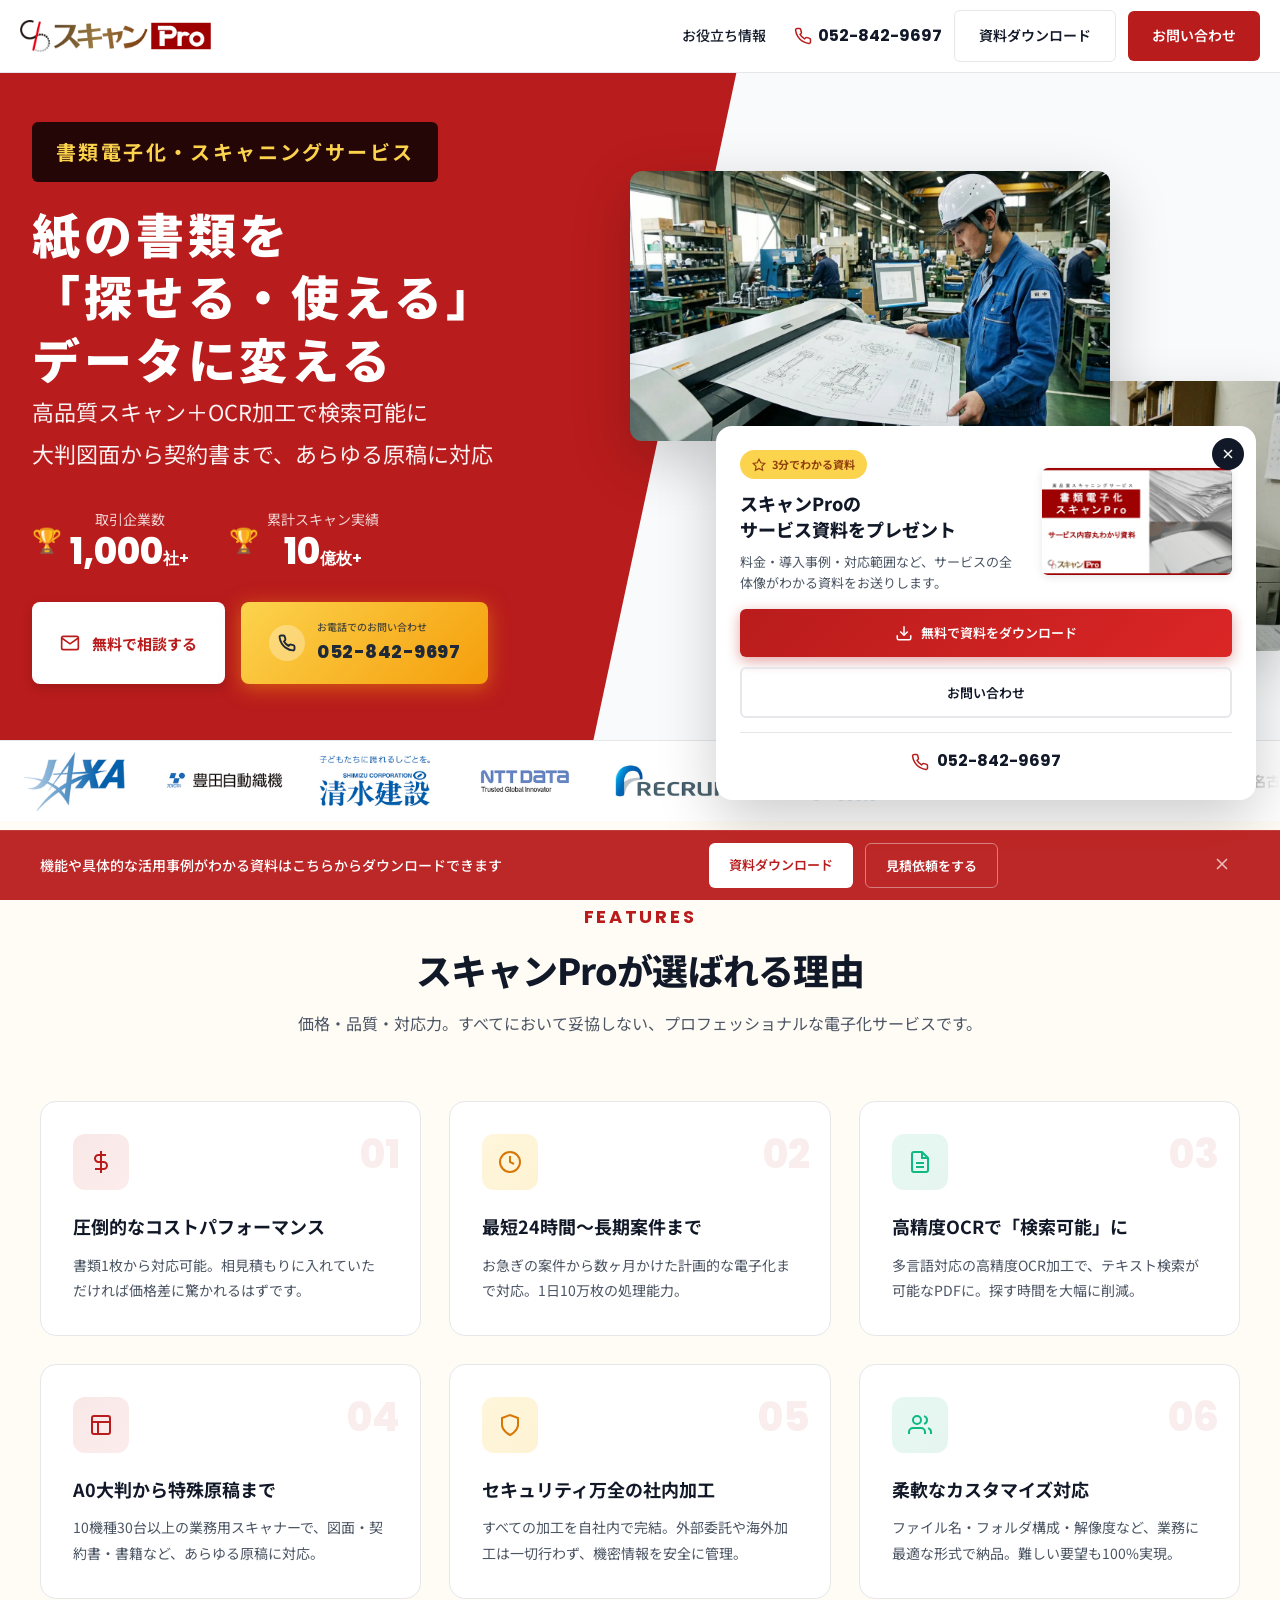
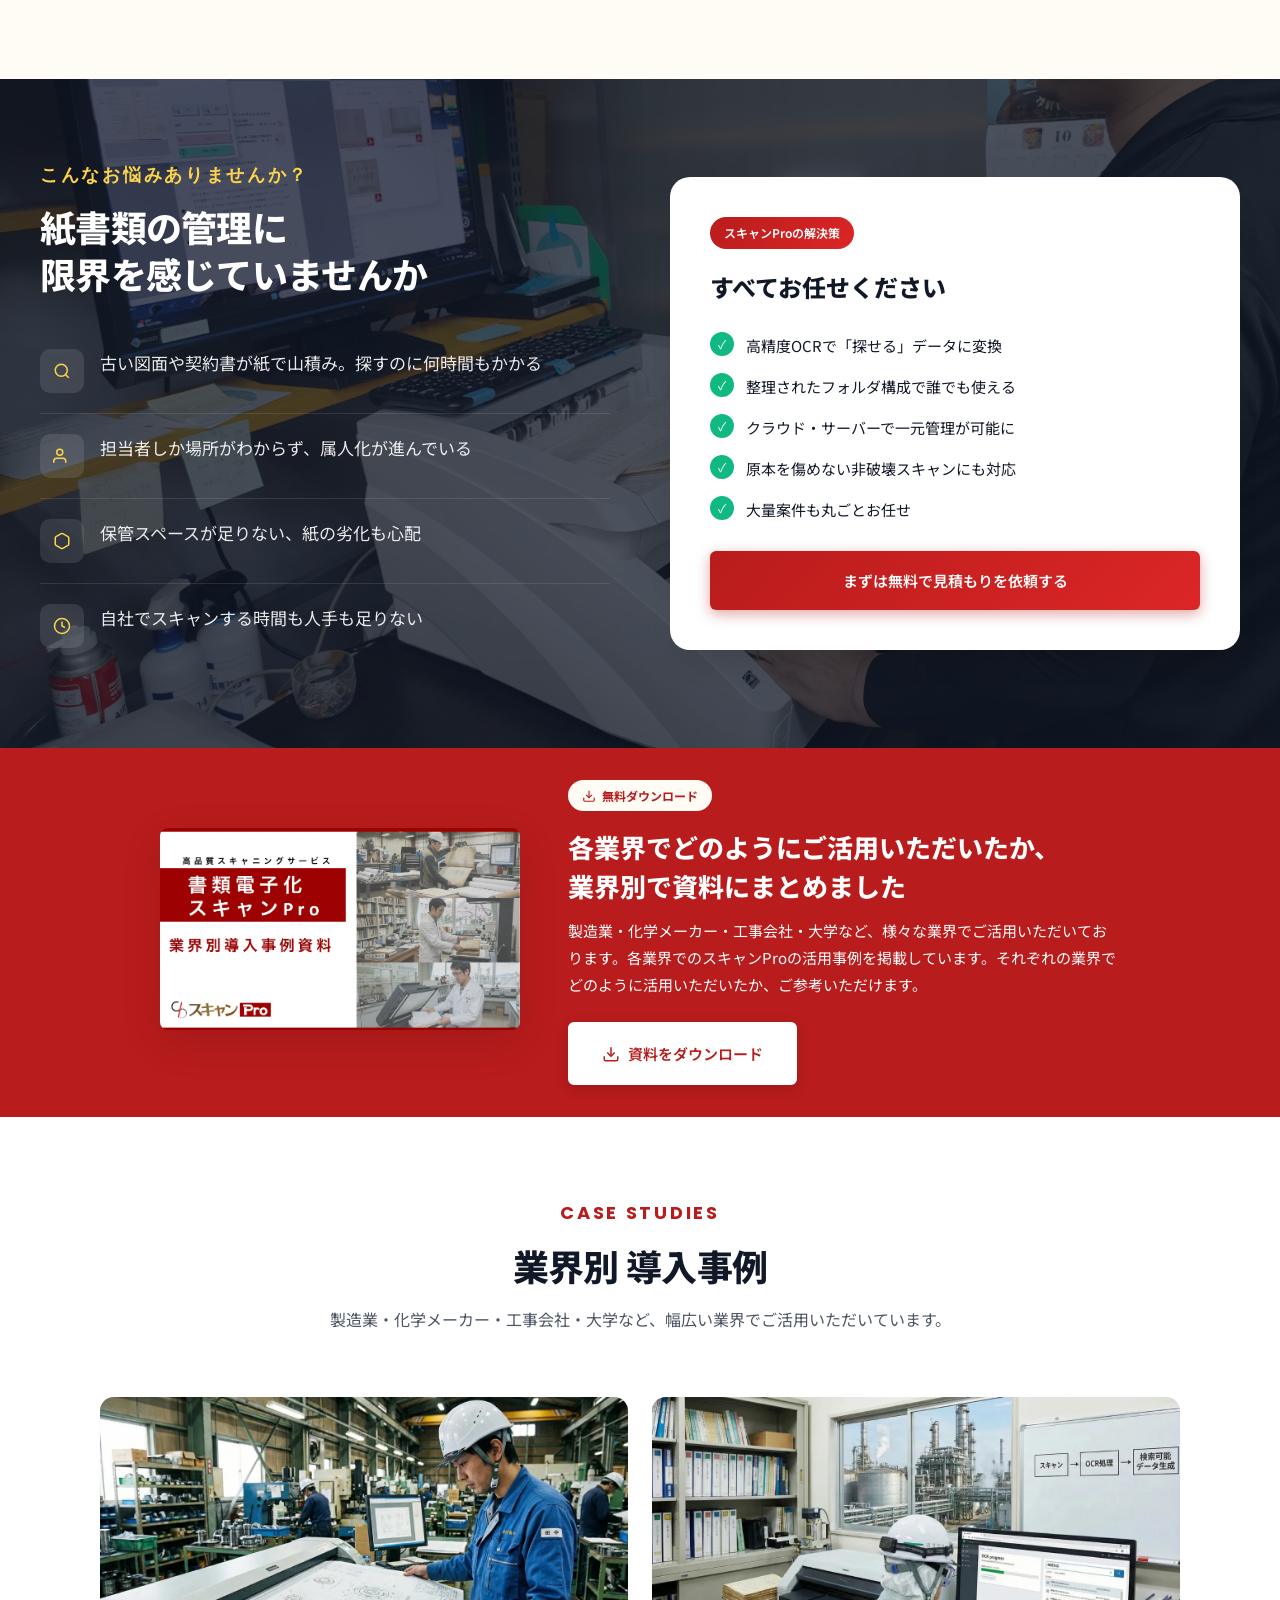
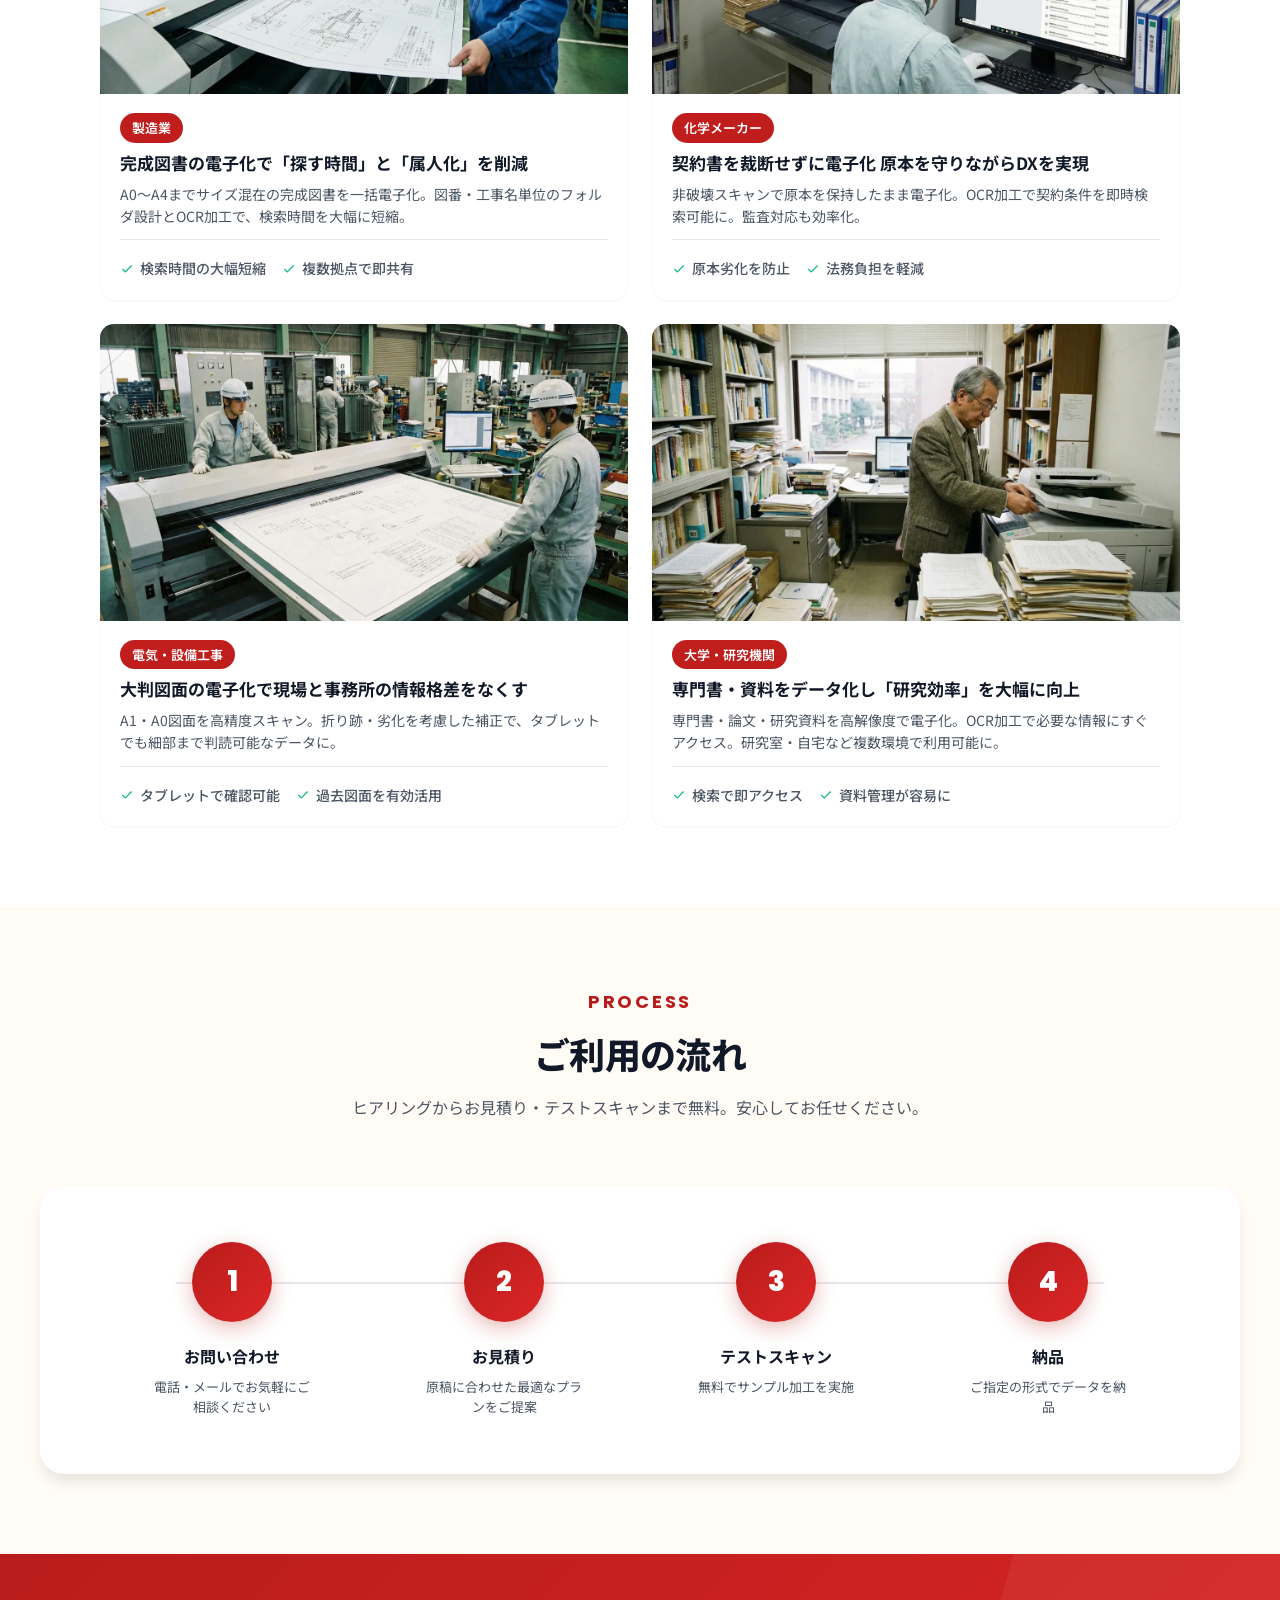
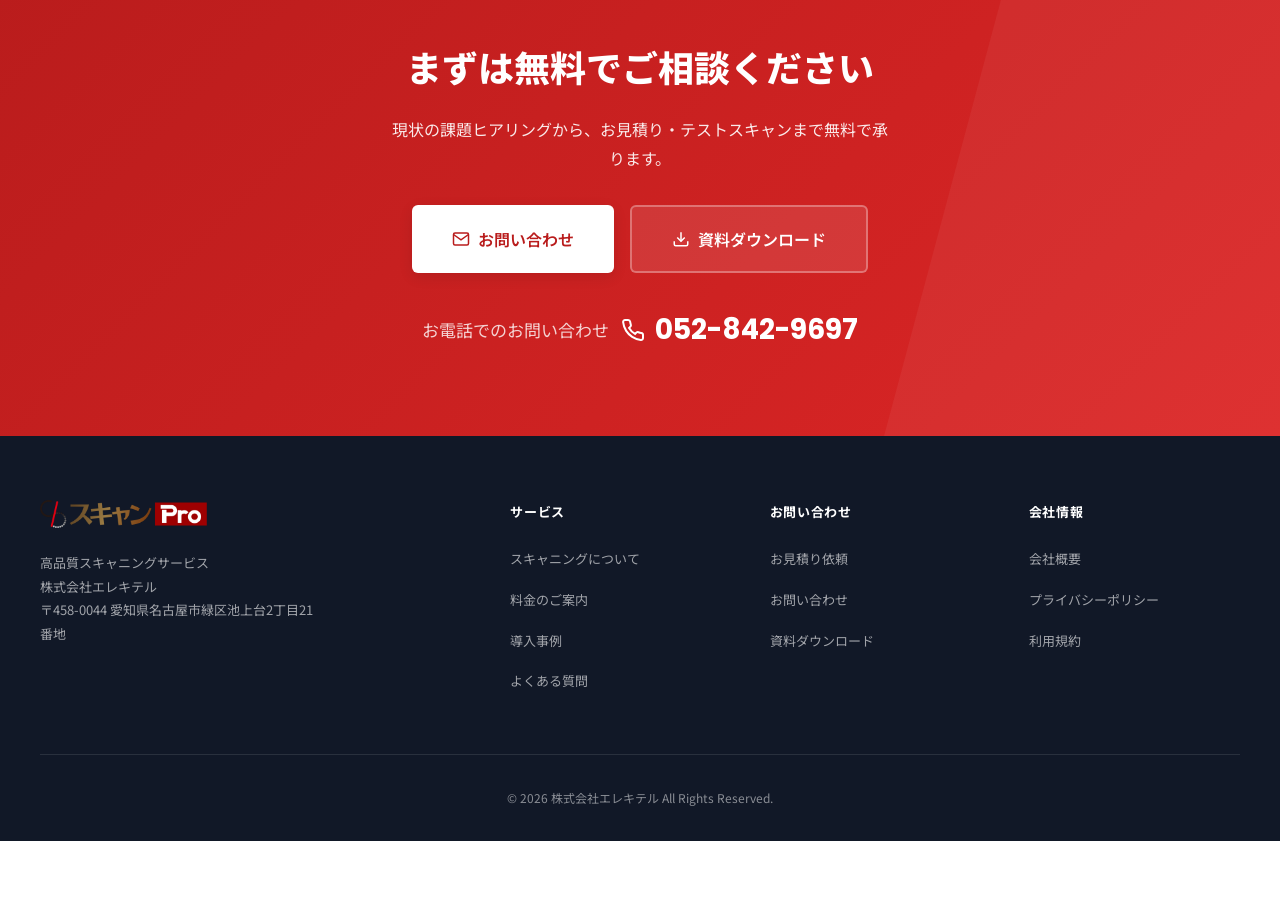
<file: index-v2.html>
<!DOCTYPE html>
<html lang="ja">
<head>
    <!-- Google Tag Manager -->
    <script>(function(w,d,s,l,i){w[l]=w[l]||[];w[l].push({'gtm.start':
    new Date().getTime(),event:'gtm.js'});var f=d.getElementsByTagName(s)[0],
    j=d.createElement(s),dl=l!='dataLayer'?'&l='+l:'';j.async=true;j.src=
    'https://www.googletagmanager.com/gtm.js?id='+i+dl;f.parentNode.insertBefore(j,f);
    })(window,document,'script','dataLayer','GTM-W9QKFBZ');</script>
    <!-- End Google Tag Manager -->
    <!-- Microsoft Clarity -->
    <script type="text/javascript">
        (function(c,l,a,r,i,t,y){
            c[a]=c[a]||function(){(c[a].q=c[a].q||[]).push(arguments)};
            t=l.createElement(r);t.async=1;t.src="https://www.clarity.ms/tag/"+i;
            y=l.getElementsByTagName(r)[0];y.parentNode.insertBefore(t,y);
        })(window, document, "clarity", "script", "wdhqk1eufx");
    </script>
    <!-- End Microsoft Clarity -->
    <meta charset="UTF-8">
<meta name="viewport" content="width=device-width, initial-scale=1.0, maximum-scale=1.0, user-scalable=no">
    <title>スキャンPro | 高品質スキャニングサービス - 書類電子化のスペシャリスト</title>
    <link rel="preconnect" href="https://fonts.googleapis.com">
    <link rel="preconnect" href="https://fonts.gstatic.com" crossorigin>
    <link href="https://fonts.googleapis.com/css2?family=Noto+Sans+JP:wght@400;500;600;700;900&family=Poppins:wght@600;700;800&display=swap" rel="stylesheet">
    <link rel="stylesheet" href="css/modal.css">
    <style>
        :root {
            --primary: #B91C1C;
            --primary-dark: #991B1B;
            --primary-light: #EF4444;
            --primary-gradient: linear-gradient(135deg, #B91C1C 0%, #DC2626 100%);
            --hero-bg: #B91C1C;
            --hero-bg-dark: #991B1B;
            --text-primary: #111827;
            --text-secondary: #4B5563;
            --text-muted: #9CA3AF;
            --bg-white: #FFFFFF;
            --bg-light: #F9FAFB;
            --bg-cream: #FFFBF5;
            --bg-dark: #111827;
            --border: #E5E7EB;
            --accent-yellow: #FCD34D;
            --accent-green: #10B981;
            --shadow-sm: 0 1px 2px rgba(0,0,0,0.05);
            --shadow-md: 0 4px 6px -1px rgba(0,0,0,0.1);
            --shadow-lg: 0 10px 15px -3px rgba(0,0,0,0.1);
            --shadow-xl: 0 20px 25px -5px rgba(0,0,0,0.1);
        }
        * { margin: 0; padding: 0; box-sizing: border-box; }
        html { scroll-behavior: smooth; }
        body {
            font-family: 'Noto Sans JP', -apple-system, BlinkMacSystemFont, sans-serif;
            color: var(--text-primary);
            line-height: 1.8;
            background: var(--bg-white);
            -webkit-font-smoothing: antialiased;
            overflow-x: hidden;
        }
        .header {
            position: fixed; top: 0; left: 0; right: 0;
            background: var(--bg-white);
            z-index: 1000;
            transition: all 0.3s ease;
            border-bottom: 1px solid var(--border);
        }
        .header.scrolled { box-shadow: 0 2px 20px rgba(0, 0, 0, 0.08); }
        .header-inner {
            max-width: 1280px; margin: 0 auto; padding: 0 20px; height: 72px;
            display: flex; align-items: center; justify-content: space-between;
        }
        .logo { display: flex; align-items: center; gap: 10px; text-decoration: none; }
        .logo img { height: 32px; width: auto; }
        .phone-header {
            display: flex; align-items: center; gap: 6px;
            color: var(--text-primary); text-decoration: none;
            font-weight: 700; font-size: 16px; font-family: 'Poppins', sans-serif;
        }
        .phone-header svg { color: var(--primary); }
        .header-actions { display: flex; align-items: center; gap: 12px; }
        .nav-link-header { color: var(--text-primary); font-size: 14px; font-weight: 500; text-decoration: none; transition: color 0.2s; margin-right: 16px; }
        .nav-link-header:hover { color: var(--primary); }
        .btn {
            display: inline-flex; align-items: center; justify-content: center; gap: 8px;
            padding: 12px 24px; border-radius: 6px; font-size: 14px; font-weight: 600;
            text-decoration: none; transition: all 0.3s cubic-bezier(0.4, 0, 0.2, 1);
            cursor: pointer; border: none; position: relative; overflow: hidden;
        }
        .btn-header-primary { background: var(--primary); color: white; }
        .btn-header-primary:hover { background: var(--primary-dark); }
        .btn-header-outline { background: transparent; border: 1px solid var(--border); color: var(--text-primary); }
        .btn-header-outline:hover { background: var(--bg-light); border-color: var(--text-muted); }
        .btn-primary { background: var(--primary-gradient); color: white; box-shadow: 0 4px 14px rgba(185, 28, 28, 0.4); }
        .btn-primary:hover { transform: translateY(-2px); box-shadow: 0 6px 20px rgba(185, 28, 28, 0.5); }
        .btn-lg { padding: 16px 32px; font-size: 15px; }
        .btn-xl { padding: 18px 40px; font-size: 16px; }
        .btn-outline { background: transparent; border: 2px solid var(--border); color: var(--text-primary); }
        .btn-outline:hover { background: var(--bg-light); border-color: var(--text-muted); }
        .hero {
            padding-top: 72px; background: var(--hero-bg); position: relative; overflow: hidden;
            min-height: calc(100vh - 100px); display: flex; flex-direction: column;
        }
        .hero-main { flex: 1; display: flex; align-items: center; position: relative; z-index: 2; }
        .hero::after {
            content: ''; position: absolute; top: 0; right: 0; width: 55%; height: 100%;
            background: var(--bg-light); clip-path: polygon(25% 0, 100% 0, 100% 100%, 0 100%); z-index: 1;
        }
        .hero-inner {
            max-width: 1280px; margin: 0 auto; padding: 50px 32px 40px;
            display: grid; grid-template-columns: 1fr 1fr; gap: 60px;
            align-items: center; position: relative; z-index: 3; width: 100%;
        }
        .hero-content { color: white; }
        .hero-subtitle { font-size: 20px; font-weight: 700; margin-bottom: 20px; letter-spacing: 0.12em; display: inline-block; background: rgba(0,0,0,0.8); color: #FCD34D; padding: 12px 24px; border-radius: 6px; }
        .hero-title { font-size: 48px; font-weight: 900; line-height: 1.3; margin-bottom: 2px; letter-spacing: 0.08em; }
        .hero-description { font-size: 22px; margin-bottom: 32px; line-height: 1.9; opacity: 0.95; }
        .hero-stats { display: flex; gap: 40px; margin-bottom: 32px; }
        .stat-item { display: flex; align-items: center; gap: 8px; }
        .stat-laurel { color: #9AE6B4; font-size: 24px; }
        .stat-content { text-align: center; }
        .stat-label { font-size: 14px; opacity: 0.8; margin-bottom: 2px; }
        .stat-number { font-family: 'Poppins', sans-serif; font-size: 36px; font-weight: 800; line-height: 1; }
        .stat-number span { font-size: 16px; font-weight: 600; }
        .hero-cta { display: flex; gap: 16px; flex-wrap: wrap; margin-bottom: 16px; }
        .hero-cta-sub { display: flex; align-items: center; gap: 6px; font-size: 13px; opacity: 0.9; }
        .hero-cta-sub svg { color: #9AE6B4; }
        .btn-hero {
            display: flex; align-items: center; gap: 12px; padding: 16px 28px; border-radius: 8px;
            font-size: 15px; font-weight: 700; text-decoration: none; transition: all 0.3s ease; border: none; cursor: pointer;
        }
        .btn-hero-primary { background: white; color: var(--hero-bg); box-shadow: 0 4px 12px rgba(0,0,0,0.15); }
        .btn-hero-primary:hover { transform: translateY(-2px); box-shadow: 0 6px 20px rgba(0,0,0,0.2); }
        .btn-hero-phone {
            background: linear-gradient(135deg, #FCD34D 0%, #F59E0B 100%);
            color: #1F2937; box-shadow: 0 4px 20px rgba(245, 158, 11, 0.5); animation: pulse-phone 2s infinite;
        }
        .btn-hero-phone:hover { transform: translateY(-2px) scale(1.02); box-shadow: 0 6px 28px rgba(245, 158, 11, 0.6); }
        @keyframes pulse-phone {
            0%, 100% { box-shadow: 0 4px 20px rgba(245, 158, 11, 0.5); }
            50% { box-shadow: 0 4px 30px rgba(245, 158, 11, 0.8); }
        }
        .btn-hero-phone-icon {
            display: flex; align-items: center; justify-content: center;
            width: 36px; height: 36px; background: rgba(255,255,255,0.3); border-radius: 50%;
        }
        .btn-hero-phone-text { display: flex; flex-direction: column; text-align: left; }
        .btn-hero-phone-label { font-size: 10px; font-weight: 500; opacity: 0.8; }
        .btn-hero-phone-number { font-family: 'Poppins', sans-serif; font-size: 18px; font-weight: 800; letter-spacing: 0.5px; }
        .hero-image { position: relative; z-index: 3; }
        .hero-image-wrapper { position: relative; height: 480px; }
        .hero-image-main {
            position: absolute; width: 100%; max-width: 480px; border-radius: 12px;
            box-shadow: 0 20px 60px rgba(0,0,0,0.2); top: 0; left: -40px; z-index: 2;
        }
        .hero-image-secondary {
            position: absolute; width: 100%; max-width: 480px; border-radius: 12px;
            box-shadow: 0 15px 50px rgba(0,0,0,0.15); bottom: 0; right: -40px; z-index: 1;
        }
        .hero-image-float {
            position: absolute; background: white; border-radius: 12px; padding: 16px;
            box-shadow: 0 8px 30px rgba(0,0,0,0.12); z-index: 3;
        }
        .hero-image-float-1 { top: 50%; right: -10px; display: flex; align-items: center; gap: 10px; }
        .hero-image-float-icon {
            width: 40px; height: 40px; background: #E8F5E9; border-radius: 8px;
            display: flex; align-items: center; justify-content: center; color: var(--accent-green);
        }
        .hero-image-float-text { font-size: 13px; color: var(--text-secondary); }
        .logo-marquee {
    padding: 10px 0; /* 上下の余裕を確保 */
    background: var(--bg-white);
    border-top: 1px solid var(--border);
    overflow: hidden;
    position: relative;
    z-index: 4;
}
        .marquee-wrapper { display: flex; overflow: hidden; position: relative; }
        .marquee-wrapper::before, .marquee-wrapper::after {
            content: ''; position: absolute; top: 0; width: 100px; height: 100%; z-index: 2; pointer-events: none;
        }
        .marquee-wrapper::before { left: 0; background: linear-gradient(to right, white, transparent); }
        .marquee-wrapper::after { right: 0; background: linear-gradient(to left, white, transparent); }
        .marquee-track { display: flex; animation: marquee 45s linear infinite; }
        .marquee-track:hover { animation-play-state: paused; }
        @keyframes marquee { 0% { transform: translateX(0); } 100% { transform: translateX(-50%); } }
        .marquee-item {
            flex-shrink: 0; padding: 0 15px; display: flex; align-items: center; justify-content: center; 
        }
        .marquee-item img {
    height: 60px;      /* 少しサイズ調整 */
    width: auto;
    object-fit: contain;

    filter: grayscale(0%);
}
        .marquee-item:hover img { opacity: 1; filter: grayscale(0%); }
        .section { padding: 80px 32px; }
        .section-dark { background: var(--bg-dark); color: white; position: relative; }
        .section-dark::before { content: ''; position: absolute; top: 0; left: 0; right: 0; bottom: 0; background: url('image/hero-document-scan.webp') center/cover no-repeat; opacity: 0.25; z-index: 0; }
        .section-dark .section-inner { position: relative; z-index: 1; }
        .section-cream { background: var(--bg-cream); }
        .section-inner { max-width: 1200px; margin: 0 auto; }
        .section-header { text-align: center; margin-bottom: 64px; }
        .section-label {
            display: inline-block; font-family: 'Poppins', sans-serif; font-size: 18px; font-weight: 700;
            color: var(--primary); text-transform: uppercase; letter-spacing: 0.15em; margin-bottom: 12px;
        }
        .section-title {
            font-size: 36px; font-weight: 800; margin-bottom: 16px; color: var(--text-primary);
            letter-spacing: -0.02em; line-height: 1.3;
        }
        .section-dark .section-title { color: white; }
        .section-subtitle { font-size: 16px; color: var(--text-secondary); max-width: 700px; margin: 0 auto; line-height: 1.8; }
        .section-dark .section-subtitle { color: rgba(255,255,255,0.7); }
        .features-grid { display: grid; grid-template-columns: repeat(3, 1fr); gap: 28px; }
        .feature-card {
            background: white; border-radius: 16px; padding: 32px; border: 1px solid var(--border);
            transition: all 0.4s cubic-bezier(0.4, 0, 0.2, 1); position: relative; overflow: hidden;
        }
        .feature-card::before {
            content: ''; position: absolute; top: 0; left: 0; width: 100%; height: 3px;
            background: var(--primary-gradient); transform: scaleX(0); transform-origin: left; transition: transform 0.4s ease;
        }
        .feature-card:hover { transform: translateY(-6px); box-shadow: 0 16px 32px rgba(0, 0, 0, 0.1); border-color: transparent; }
        .feature-card:hover::before { transform: scaleX(1); }
        .feature-icon { width: 56px; height: 56px; border-radius: 12px; display: flex; align-items: center; justify-content: center; margin-bottom: 20px; }
        .feature-icon.primary { background: linear-gradient(135deg, rgba(185, 28, 28, 0.1) 0%, rgba(239, 68, 68, 0.1) 100%); color: var(--primary); }
        .feature-icon.yellow { background: linear-gradient(135deg, rgba(252, 211, 77, 0.2) 0%, rgba(251, 191, 36, 0.2) 100%); color: #D97706; }
        .feature-icon.green { background: linear-gradient(135deg, rgba(16, 185, 129, 0.1) 0%, rgba(5, 150, 105, 0.1) 100%); color: var(--accent-green); }
        .feature-number { font-family: 'Poppins', sans-serif; font-size: 40px; font-weight: 800; color: rgba(185, 28, 28, 0.08); position: absolute; top: 16px; right: 20px; }
        .feature-title { font-size: 18px; font-weight: 700; margin-bottom: 10px; color: var(--text-primary); }
        .feature-description { font-size: 14px; color: var(--text-secondary); line-height: 1.8; }
        .problem-grid { display: grid; grid-template-columns: 1fr 1fr; gap: 60px; align-items: center; }
        .problem-list { list-style: none; }
        .problem-item { display: flex; align-items: flex-start; gap: 16px; padding: 20px 0; border-bottom: 1px solid rgba(255, 255, 255, 0.1); }
        .problem-item:last-child { border-bottom: none; }
        .problem-icon { width: 44px; height: 44px; background: rgba(255, 255, 255, 0.1); border-radius: 10px; display: flex; align-items: center; justify-content: center; flex-shrink: 0; color: var(--accent-yellow); }
        .problem-text { font-size: 17px; line-height: 1.7; opacity: 0.9; }
        .solution-card { background: white; border-radius: 20px; padding: 40px; color: var(--text-primary); box-shadow: var(--shadow-xl); }
        .solution-badge { display: inline-block; background: var(--primary-gradient); color: white; padding: 5px 14px; border-radius: 50px; font-size: 12px; font-weight: 600; margin-bottom: 16px; }
        .solution-title { font-size: 24px; font-weight: 800; margin-bottom: 24px; color: var(--text-primary); }
        .solution-list { list-style: none; }
        .solution-item { display: flex; align-items: flex-start; gap: 12px; margin-bottom: 14px; font-size: 15px; }
        .solution-check { width: 24px; height: 24px; background: var(--accent-green); border-radius: 50%; display: flex; align-items: center; justify-content: center; color: white; flex-shrink: 0; font-size: 12px; }
        /* PC: スクロール駆動ラッパーを無効化 */
        .features-scroll-spacer, .cases-scroll-spacer { display: contents; }
        .features-sticky, .cases-sticky { display: contents; }
        .cases-grid { display: grid; grid-template-columns: repeat(2, 1fr); gap: 24px; max-width: 1080px; margin: 0 auto; }
        .cases-scroll-bar { display: none; }
        .case-card { background: white; border-radius: 14px; overflow: hidden; box-shadow: var(--shadow-sm); transition: all 0.4s ease; }
        .case-card:hover { transform: translateY(-6px); box-shadow: var(--shadow-xl); }
        .case-image { aspect-ratio: 16/9; background: linear-gradient(135deg, #E5E7EB 0%, #F3F4F6 100%); overflow: hidden; }
        .case-image img { width: 100%; height: 100%; object-fit: cover; }
        .case-content { padding: 18px 20px; }
        .case-badge { display: inline-block; padding: 3px 12px; background:#bf1e1d; border-radius: 50px; font-size: 13px; font-weight: 600; color: #ffffff; margin-bottom: 8px; }
        .case-title { font-size: 17px; font-weight: 700; margin-bottom: 8px; color: var(--text-primary); line-height: 1.4; }
        .case-description { font-size: 14px; color: var(--text-secondary); margin-bottom: 12px; line-height: 1.6; }
        .case-results { display: flex; gap: 16px; padding-top: 16px; border-top: 1px solid var(--border); flex-wrap: wrap; }
        .case-result-item { display: flex; align-items: center; gap: 6px; font-size: 14px; color: var(--text-secondary); font-weight: 500; }
        .case-result-item svg { color: var(--accent-green); }
        .process-container { background: white; border-radius: 24px; padding: 56px; box-shadow: var(--shadow-lg); }
        .process-steps { display: flex; justify-content: space-between; position: relative; }
        .process-steps::before { content: ''; position: absolute; top: 40px; left: 80px; right: 80px; height: 2px; background: var(--border); }
        .process-step { text-align: center; position: relative; flex: 1; }
        .process-number { width: 80px; height: 80px; border-radius: 50%; background: var(--primary-gradient); color: white; display: flex; align-items: center; justify-content: center; font-family: 'Poppins', sans-serif; font-size: 28px; font-weight: 800; margin: 0 auto 20px; position: relative; z-index: 1; box-shadow: 0 6px 20px rgba(185, 28, 28, 0.3); }
        .process-title { font-size: 16px; font-weight: 700; margin-bottom: 6px; color: var(--text-primary); }
        .process-description { font-size: 13px; color: var(--text-secondary); max-width: 160px; margin: 0 auto; line-height: 1.6; }
        .download-cta-section { background: #b91c1c; position: relative; overflow: hidden; padding-top: 0; padding-bottom: 0; }
        .download-cta-section .section-inner { padding-top: 32px; padding-bottom: 32px; }
        .download-cta-inner { max-width: 960px; margin: 0 auto; display: flex; align-items: center; gap: 48px; }
        .download-cta-image { flex: 0 0 360px; position: relative; }
        .download-cta-image img { width: 100%; border-radius: 8px; box-shadow: 0 12px 40px rgba(0, 0, 0, 0.12); }
        .download-cta-content { flex: 1; }
        .download-cta-label { display: inline-flex; align-items: center; gap: 6px; background:#fffbf5; color: #b91c1c; padding: 5px 14px; border-radius: 50px; font-size: 12px; font-weight: 700; margin-bottom: 16px; }
        .download-cta-title { font-size: 26px; font-weight: 800; line-height: 1.5; margin-bottom: 12px; color: #ffffff; }
        .download-cta-description { font-size: 15px; color: #ffffff; margin-bottom: 24px; line-height: 1.8; }
        .download-cta-content .btn-white { background: white; color: var(--primary); border: 2px solid white; box-shadow: 0 4px 14px rgba(0,0,0,0.15); }
        .download-cta-content .btn-white:hover { background: var(--bg-light); transform: translateY(-2px); box-shadow: 0 6px 20px rgba(0,0,0,0.2); }
        @media (max-width: 768px) {
            .download-cta-inner { flex-direction: column; gap: 24px; text-align: center; }
            .download-cta-image { flex: 0 0 auto; max-width: 240px; margin: 0 auto; }
            .download-cta-title { font-size: 22px; }
        }
        .cta-section { background: var(--primary-gradient); color: white; text-align: center; position: relative; overflow: hidden; }
        .cta-section::before { content: ''; position: absolute; top: -50%; right: -25%; width: 50%; height: 200%; background: rgba(255,255,255,0.05); transform: rotate(15deg); }
        .cta-content { position: relative; z-index: 1; }
        .cta-title { font-size: 36px; font-weight: 800; margin-bottom: 16px; }
        .cta-description { font-size: 16px; opacity: 0.9; margin-bottom: 32px; max-width: 500px; margin-left: auto; margin-right: auto; }
        .cta-buttons { display: flex; gap: 16px; justify-content: center; flex-wrap: wrap; margin-bottom: 32px; }
        .btn-white { background: white; color: var(--primary); box-shadow: 0 4px 14px rgba(0,0,0,0.1); }
        .btn-white:hover { background: var(--bg-light); transform: translateY(-2px); }
        .btn-ghost { background: rgba(255,255,255,0.1); color: white; border: 2px solid rgba(255,255,255,0.3); }
        .btn-ghost:hover { background: rgba(255,255,255,0.2); border-color: rgba(255,255,255,0.5); }
        .cta-phone { display: flex; align-items: center; justify-content: center; gap: 12px; flex-wrap: wrap; }
        .cta-phone-label { font-size: 17px; opacity: 0.8; }
        .cta-phone-number { font-family: 'Poppins', sans-serif; font-size: 28px; font-weight: 700; color: white; text-decoration: none; display: flex; align-items: center; gap: 10px; }
        .footer { background: var(--bg-dark); color: white; padding: 64px 32px 32px; }
        .footer-inner { max-width: 1200px; margin: 0 auto; }
        .footer-grid { display: grid; grid-template-columns: 2fr 1fr 1fr 1fr; gap: 48px; margin-bottom: 48px; }
        .footer-brand { max-width: 280px; }
        .footer-logo { margin-bottom: 16px; }
        .footer-logo img { height: 28px; width: auto; }
        .footer-description { font-size: 13px; opacity: 0.6; line-height: 1.8; }
        .footer-heading { font-size: 13px; font-weight: 700; margin-bottom: 20px; text-transform: uppercase; letter-spacing: 0.05em; }
        .footer-links { list-style: none; }
        .footer-links li { margin-bottom: 12px; }
        .footer-links a { color: white; opacity: 0.6; text-decoration: none; font-size: 13px; transition: opacity 0.2s; }
        .footer-links a:hover { opacity: 1; }
        .footer-bottom { padding-top: 32px; border-top: 1px solid rgba(255, 255, 255, 0.1); text-align: center; }
        .footer-copyright { font-size: 12px; opacity: 0.5; }
        .cta-popup { position: fixed; bottom: 100px; right: 24px; z-index: 999; display: none; }
        .cta-popup.show { display: block; animation: slideUp 0.4s ease; }
        @keyframes slideUp { from { opacity: 0; transform: translateY(20px); } to { opacity: 1; transform: translateY(0); } }
        .cta-popup-card { background: white; border-radius: 16px; padding: 24px; box-shadow: 0 20px 60px rgba(0, 0, 0, 0.2); width: 540px; position: relative; }
        .cta-popup-top { display: flex; gap: 20px; align-items: center; margin-bottom: 16px; }
        .cta-popup-top-text { flex: 1; }
        .cta-popup-image { flex: 0 0 190px; }
        .cta-popup-image img { width: 100%; height: auto; border-radius: 6px; display: block; box-shadow: 0 2px 8px rgba(0,0,0,0.1); }
        .cta-popup-close { position: absolute; top: 12px; right: 12px; width: 32px; height: 32px; border: none; background: var(--text-primary); border-radius: 50%; cursor: pointer; display: flex; align-items: center; justify-content: center; color: white; transition: all 0.2s; z-index: 1; }
        .cta-popup-close:hover { background: var(--primary); color: white; }
        .cta-popup-badge { display: inline-flex; align-items: center; gap: 6px; background: var(--accent-yellow); color: #92400E; padding: 5px 12px; border-radius: 50px; font-size: 11px; font-weight: 700; margin-bottom: 12px; }
        .cta-popup-title { font-size: 18px; font-weight: 800; margin-bottom: 10px; color: var(--text-primary); line-height: 1.4; }
        .cta-popup-description { font-size: 13px; color: var(--text-secondary); margin-bottom: 0; line-height: 1.6; }
        .cta-popup-buttons { display: flex; flex-direction: column; gap: 10px; }
        .cta-popup-buttons .btn { width: 100%; justify-content: center; padding: 12px 20px; font-size: 13px; }
        .cta-popup-phone { display: flex; align-items: center; justify-content: center; gap: 8px; margin-top: 14px; padding-top: 14px; border-top: 1px solid var(--border); }
        .cta-popup-phone a { color: var(--text-primary); text-decoration: none; font-weight: 700; font-size: 16px; font-family: 'Poppins', sans-serif; }
        .cta-popup-phone svg { color: var(--primary); }
        .floating-mini { position: fixed; bottom: 100px; right: 24px; z-index: 998; display: flex; flex-direction: column; gap: 10px; }
        .floating-mini.hidden { display: none; }
        .floating-btn { width: 56px; height: 56px; border-radius: 50%; display: flex; align-items: center; justify-content: center; box-shadow: 0 4px 16px rgba(0, 0, 0, 0.15); transition: all 0.3s ease; cursor: pointer; border: none; text-decoration: none; }
        .floating-btn:hover { transform: scale(1.1); }
        .floating-phone { background: var(--accent-green); color: white; }
        .floating-mail { background: var(--primary-gradient); color: white; }
        .floating-cta-bar { position: fixed; bottom: 0; left: 0; right: 0; background: rgba(185, 28, 28, 0.95); backdrop-filter: blur(10px); z-index: 999; padding: 12px 32px; display: none; border-top: 1px solid rgba(255,255,255,0.1); }
        .floating-cta-bar.show { display: block; animation: slideUpBar 0.4s ease; }
        @keyframes slideUpBar { from { opacity: 0; transform: translateY(100%); } to { opacity: 1; transform: translateY(0); } }
        .floating-cta-bar-inner { max-width: 1200px; margin: 0 auto; display: flex; align-items: center; justify-content: space-between; gap: 20px; }
        .floating-cta-bar-text { color: white; font-size: 14px; font-weight: 500; }
        .floating-cta-bar-buttons { display: flex; gap: 12px; }
        .floating-cta-bar-close { background: none; border: none; color: white; cursor: pointer; padding: 8px; opacity: 0.7; transition: opacity 0.2s; }
        .floating-cta-bar-close:hover { opacity: 1; }
        .btn-bar { padding: 10px 20px; border-radius: 6px; font-size: 13px; font-weight: 600; text-decoration: none; transition: all 0.2s; }
        .btn-bar-primary { background: white; color: var(--primary); }
        .btn-bar-primary:hover { background: var(--bg-light); }
        .btn-bar-secondary { background: transparent; color: white; border: 1px solid rgba(255,255,255,0.4); }
        .btn-bar-secondary:hover { background: rgba(255,255,255,0.1); }
        .floating-chat { display: none; }
        .floating-chat-btn { width: 56px; height: 56px; border-radius: 50%; background: #3B82F6; color: white; display: flex; align-items: center; justify-content: center; box-shadow: 0 4px 20px rgba(59, 130, 246, 0.4); border: none; cursor: pointer; transition: all 0.3s ease; }
        .floating-chat-btn:hover { transform: scale(1.1); box-shadow: 0 6px 24px rgba(59, 130, 246, 0.5); }
        .fade-in { opacity: 0; transform: translateY(30px); transition: opacity 0.6s ease, transform 0.6s ease; }
        .fade-in.visible { opacity: 1; transform: translateY(0); }

        /* Hamburger menu */
        .hamburger-btn { display: none; flex-direction: column; align-items: center; justify-content: center; background: none; border: none; cursor: pointer; padding: 8px; gap: 5px; }
        .hamburger-btn span { width: 24px; height: 2px; background: var(--text-primary); transition: all 0.3s ease; display: block; }
        .hamburger-btn.active span:nth-child(1) { transform: rotate(45deg) translate(8px, 8px); }
        .hamburger-btn.active span:nth-child(2) { opacity: 0; }
        .hamburger-btn.active span:nth-child(3) { transform: rotate(-45deg) translate(8px, -8px); }
        .mobile-nav { display: none; position: absolute; top: 56px; left: 0; right: 0; background: white; border-bottom: 1px solid var(--border); flex-direction: column; gap: 0; z-index: 999; box-shadow: 0 4px 12px rgba(0,0,0,0.1); }
        .mobile-nav.show { display: flex; }
        .mobile-nav a { padding: 14px 16px; color: var(--text-primary); text-decoration: none; font-size: 14px; border-bottom: 1px solid var(--border); }
        .mobile-nav a:last-child { border-bottom: none; }
        .mobile-nav a:hover { background: var(--bg-light); }
        /* Mobile-only elements - hidden by default on PC */
        .mobile-header-actions { display: none; }
        .mobile-phone-btn { display: none; }
        .mobile-cta-btn { display: none; }
        .scroll-hint-mobile { display: none; }
        .trust-numbers { display: none; }
        .mini-cta-mobile { display: none; }
        .feature-progress { display: none; }
        .mobile-floating-buttons { display: none; }
        .feature-img { display: none; }

        @media (max-width: 1024px) {
            .hero-inner { grid-template-columns: 1fr; gap: 40px; }
            .hero::after { display: none; }
            .hero { min-height: auto; }
            .hero-main { padding-bottom: 40px; }
            .hero-image { display: block; }
            .hero-image-wrapper { height: 280px; max-width: 500px; margin: 0 auto; }
            .hero-image-main { width: 60%; max-width: 280px; }
            .hero-image-secondary { width: 55%; max-width: 250px; }
            .hero-title { font-size: 36px; }
            .features-grid { grid-template-columns: repeat(2, 1fr); }
            .problem-grid { grid-template-columns: 1fr; gap: 40px; }
            .process-steps { flex-wrap: wrap; gap: 32px; }
            .process-steps::before { display: none; }
            .process-step { flex: 0 0 calc(50% - 16px); }
            .footer-grid { grid-template-columns: repeat(2, 1fr); }
        }
        @media (max-width: 768px) {
            /* Stagger animations */
            .stagger-1 { transition-delay: 0.05s; }
            .stagger-2 { transition-delay: 0.1s; }
            .stagger-3 { transition-delay: 0.15s; }
            .stagger-4 { transition-delay: 0.2s; }
            .stagger-5 { transition-delay: 0.25s; }
            .stagger-6 { transition-delay: 0.3s; }

            /* === HEADER === */
            .header { border-bottom: none; box-shadow: 0 1px 8px rgba(0,0,0,0.08); }
            .header-inner { padding: 0 12px; height: 60px; }
            .logo { flex-shrink: 0; }
            .logo img { height: 22px; }
            .header-actions { display: none; }
            .hamburger-btn { display: flex; flex-shrink: 0; width: 40px; height: 40px; }
            .mobile-header-actions { display: flex; align-items: center; gap: 6px; margin-left: auto; margin-right: 4px; }
            .mobile-phone-btn { display: inline-flex; align-items: center; gap: 4px; height: 36px; border-radius: 50px; font-size: 12px; font-weight: 700; padding: 0 14px; letter-spacing: 0.05em; background: linear-gradient(135deg, #FCD34D 0%, #F59E0B 100%); color: #1F2937; text-decoration: none; }
            .mobile-phone-btn svg { width: 14px; height: 14px; }
            .mobile-cta-btn { display: inline-flex; align-items: center; gap: 4px; height: 36px; padding: 0 14px; border-radius: 50px; font-size: 12px; font-weight: 700; letter-spacing: 0.05em; background: var(--primary); color: white; text-decoration: none; }

            /* === HERO (FV full screen) === */
            .hero {
                padding-top: 60px;
                min-height: 100vh;
                min-height: 100dvh;
                display: flex;
                flex-direction: column;
                position: relative;
                overflow: hidden;
                background:
                    linear-gradient(180deg,
                        rgba(185, 28, 28, 0.88) 0%,
                        rgba(185, 28, 28, 0.78) 40%,
                        rgba(185, 28, 28, 0.68) 70%,
                        rgba(185, 28, 28, 0.58) 100%
                    ),
                    url('image/manufacturing industry.webp') center center / cover no-repeat;
            }
            .hero::after { display: none; }
            .hero-main { flex: 1; display: flex; align-items: stretch; padding-bottom: 0; }
            .hero-inner {
                padding: 0;
                background: none !important;
                position: relative;
                flex: 1;
                display: flex;
                flex-direction: column;
                grid-template-columns: 1fr;
                gap: 0;
            }
            .hero-inner::before { display: none !important; }
            .logo-marquee { height: 52px; display: flex; align-items: center; flex-shrink: 0; padding: 4px 0; overflow: hidden; }

            .hero-content {
                position: relative;
                z-index: 1;
                padding: 30px 20px 10px;
                display: flex;
                flex-direction: column;
                flex: 1;
                justify-content: space-between;
            }

            /* Staged hero animations */
            .hero-subtitle {
                font-size: 17px;
                padding: 6px 16px;
                margin-top: 10px;
                margin-bottom: 8px;
                white-space: normal;
                letter-spacing: 0.1em;
                align-self: flex-start;
                opacity: 0;
                transform: translateY(20px);
                animation: heroFadeUp 0.6s 0.15s cubic-bezier(0.22, 0.61, 0.36, 1) forwards;
            }
            .hero-title {
                font-size: 27px;
                font-weight: 900;
                line-height: 1.35;
                letter-spacing: 0;
                margin-bottom: 6px;
                opacity: 0;
                transform: translateY(20px);
                animation: heroFadeUp 0.6s 0.3s cubic-bezier(0.22, 0.61, 0.36, 1) forwards;
            }
            .hero-description {
                font-size: 15px;
                line-height: 1.6;
                margin-bottom: 0;
                display: block;
                opacity: 0;
                transform: translateY(20px);
                animation: heroFadeUp 0.6s 0.45s cubic-bezier(0.22, 0.61, 0.36, 1) forwards;
            }

            /* Glassmorphism stats badge */
            .hero-stats {
                flex-direction: row;
                gap: 0;
                justify-content: center;
                margin: 0 0 8px 0;
                padding: 10px 0;
                background: rgba(255, 255, 255, 0.14);
                backdrop-filter: blur(12px);
                -webkit-backdrop-filter: blur(12px);
                border-radius: 12px;
                border: 1px solid rgba(255, 255, 255, 0.25);
                flex-wrap: nowrap;
                opacity: 0;
                transform: translateY(20px) scale(0.96);
                animation: heroStatsIn 0.7s 0.6s cubic-bezier(0.22, 0.61, 0.36, 1) forwards;
            }
            @keyframes heroStatsIn {
                from { opacity: 0; transform: translateY(20px) scale(0.96); }
                to { opacity: 1; transform: translateY(0) scale(1); }
            }
            .stat-item {
                flex: 1;
                justify-content: center;
                padding: 0;
                text-align: center;
                gap: 2px;
                flex-direction: column;
            }
            .stat-item:first-child {
                border-right: 1px solid rgba(255, 255, 255, 0.25);
            }
            .stat-laurel { display: none; }
            .stat-content { text-align: center; }
            .stat-number { font-size: 32px; line-height: 1; }
            .stat-number span { font-size: 13px; }
            .stat-label { font-size: 11px; opacity: 0.9; margin-bottom: 0; font-weight: 500; }

            /* CTA buttons side by side */
            .hero-cta {
                flex-direction: row;
                gap: 8px;
                margin: 0;
                padding: 0;
                opacity: 0;
                transform: translateY(20px);
                animation: heroFadeUp 0.6s 0.75s cubic-bezier(0.22, 0.61, 0.36, 1) forwards;
            }
            .btn-hero {
                flex: 1;
                justify-content: center;
                padding: 10px 8px;
                font-size: 14px;
                border-radius: 10px;
                min-height: 44px;
            }
            .btn-hero svg { width: 18px; height: 18px; }
            .btn-hero-primary {
                box-shadow: 0 4px 16px rgba(255, 255, 255, 0.2);
                font-weight: 700;
            }
            .btn-hero-phone {
                background: linear-gradient(135deg, #FCD34D 0%, #F59E0B 100%);
                color: #1F2937;
                flex-direction: column;
                gap: 1px;
            }
            .btn-hero-phone-icon { display: none; }
            .btn-hero-phone-text { text-align: center; }
            .btn-hero-phone-number { font-size: 14px; }
            .btn-hero-phone-label { font-size: 9px; }

            .scroll-hint-mobile {
                display: flex;
                flex-direction: column;
                align-items: center;
                gap: 2px;
                margin-top: 4px;
                padding-bottom: 0;
                color: rgba(255,255,255,0.55);
                font-size: 11px;
                opacity: 0;
                animation: heroFadeUp 0.4s 0.9s ease forwards, bounceDown 2s 1.5s infinite;
            }

            @keyframes heroFadeUp {
                from { opacity: 0; transform: translateY(20px); }
                to { opacity: 1; transform: translateY(0); }
            }
            @keyframes bounceDown {
                0%, 100% { transform: translateY(0); }
                50% { transform: translateY(5px); }
            }
            .hero-image { display: none; }

            /* === MARQUEE === */
            .marquee-item { padding: 0 16px; }
            .marquee-item img { height: 44px; max-height: 44px; max-width: 140px; }

            /* === SECTIONS GENERAL === */
            .section { padding: 56px 20px; }
            .section-header { margin-bottom: 36px; }
            .section-label { font-size: 13px; letter-spacing: 0.1em; }
            .section-title { font-size: 22px; line-height: 1.4; }
            .section-subtitle { font-size: 13px; }

            /* === TRUST NUMBERS (after marquee) === */
            .trust-numbers {
                display: block;
                padding: 32px 16px 28px;
                background: linear-gradient(180deg, #F8FAFC 0%, #FFF5F5 100%);
            }
            .trust-numbers-title {
                text-align: center;
                font-size: 20px;
                font-weight: 900;
                color: var(--text-primary);
                letter-spacing: 0.04em;
                margin-bottom: 20px;
                position: relative;
            }
            .trust-numbers-title::after {
                content: '';
                display: block;
                width: 40px;
                height: 2px;
                background: var(--primary);
                margin: 8px auto 0;
                border-radius: 1px;
            }
            .trust-numbers-grid {
                display: grid;
                grid-template-columns: 1fr 1fr;
                gap: 10px;
            }
            .trust-number-card {
                background: white;
                border-radius: 14px;
                padding: 18px 12px 14px;
                text-align: center;
                box-shadow: 0 2px 12px rgba(185, 28, 28, 0.08);
                border: 1px solid rgba(185, 28, 28, 0.06);
                position: relative;
                overflow: hidden;
            }
            .trust-number-card::before {
                content: '';
                position: absolute;
                top: 0; left: 0; right: 0;
                height: 3px;
                background: var(--primary-gradient);
            }
            .trust-number-icon {
                width: 36px; height: 36px;
                border-radius: 10px;
                display: flex; align-items: center; justify-content: center;
                margin: 0 auto 8px;
                font-size: 18px;
            }
            .trust-number-icon.red { background: #FEF2F2; color: #B91C1C; }
            .trust-number-icon.green { background: #ECFDF5; color: #059669; }
            .trust-number-icon.amber { background: #FFFBEB; color: #D97706; }
            .trust-number-icon.purple { background: #F3E8FF; color: #7C3AED; }
            .trust-number-value {
                font-family: 'Poppins', sans-serif;
                font-size: 28px; font-weight: 800;
                color: var(--text-primary);
                line-height: 1.1; margin-bottom: 2px;
            }
            .trust-number-value span {
                font-size: 13px; font-weight: 700;
                font-family: 'Noto Sans JP', sans-serif;
            }
            .trust-number-label {
                font-size: 11px; color: var(--text-secondary);
                font-weight: 500; line-height: 1.4;
            }

            /* === FEATURES (縦スクロール) === */
            .features-grid {
                grid-template-columns: 1fr;
                gap: 0;
            }
            .feature-card {
                min-height: auto;
                padding: 60px 24px 40px;
                border-radius: 0;
                border: none;
                display: flex;
                flex-direction: column;
                justify-content: center;
                align-items: center;
                text-align: center;
                position: relative;
                overflow: hidden;
            }
            /* 全カードに背景色（交互パターン・赤系） */
            .feature-card:nth-child(1) { background: linear-gradient(180deg, #FEF2F2 0%, #FECACA 100%); }
            .feature-card:nth-child(2) { background: linear-gradient(180deg, #FFF7ED 0%, #FFEDD5 100%); }
            .feature-card:nth-child(3) { background: linear-gradient(180deg, #ECFDF5 0%, #D1FAE5 100%); }
            .feature-card:nth-child(4) { background: linear-gradient(180deg, #FEF2F2 0%, #FECACA 100%); }
            .feature-card:nth-child(5) { background: linear-gradient(180deg, #FFFBEB 0%, #FEF3C7 100%); }
            .feature-card:nth-child(6) { background: linear-gradient(180deg, #ECFDF5 0%, #D1FAE5 100%); }
            .feature-card:hover { transform: none; box-shadow: none; }

            /* つなぎ目：前のカードの色が上から食い込む逆三角 */
            .feature-card::before {
                content: '';
                position: absolute;
                top: -1px; left: 10%; right: 10%;
                width: 80%;
                height: 32px;
                clip-path: polygon(0 0, 100% 0, 50% 100%);
                z-index: 2;
                transform: none !important;
            }
            .feature-card:nth-child(1)::before { display: none; }
            .feature-card:nth-child(2)::before { background: #FECACA; }
            .feature-card:nth-child(3)::before { background: #FFEDD5; }
            .feature-card:nth-child(4)::before { background: #D1FAE5; }
            .feature-card:nth-child(5)::before { background: #FECACA; }
            .feature-card:nth-child(6)::before { background: #FEF3C7; }

            /* 番号：左上に固定 */
            .feature-number {
                position: absolute !important;
                top: 16px !important;
                left: 20px !important;
                right: auto !important;
                font-size: 56px;
                color: rgba(185, 28, 28, 0.1);
                margin-bottom: 0;
                line-height: 1;
                font-weight: 900;
                animation: featureNumFloat 3s ease-in-out infinite;
            }
            .feature-card:nth-child(even) .feature-number { animation-delay: 0.5s; }
            .feature-card:nth-child(3n) .feature-number { animation-delay: 1s; }
            @keyframes featureNumFloat {
                0%, 100% { transform: translateY(0) scale(1); }
                50% { transform: translateY(-5px) scale(1.02); }
            }

            /* 画像を表示、アイコンを非表示 */
            .feature-img {
                display: block;
                width: 200px; height: 200px;
                object-fit: contain;
                margin-bottom: 20px;
                filter: drop-shadow(0 8px 24px rgba(0,0,0,0.1));
            }
            .feature-icon { display: none; }

            .feature-title { font-size: 22px; margin-bottom: 14px; font-weight: 800; line-height: 1.4; }
            .feature-description { font-size: 15px; line-height: 1.9; max-width: 300px; color: var(--text-secondary); }

            /* 装飾用の円 */
            .feature-card::after {
                content: '';
                position: absolute;
                width: 200px; height: 200px;
                border-radius: 50%;
                background: rgba(255, 255, 255, 0.4);
                z-index: 0;
            }
            .feature-card:nth-child(1)::after { top: -60px; right: -60px; }
            .feature-card:nth-child(2)::after { bottom: -80px; left: -60px; width: 250px; height: 250px; }
            .feature-card:nth-child(3)::after { top: -40px; left: -80px; width: 180px; height: 180px; }
            .feature-card:nth-child(4)::after { bottom: -60px; right: -40px; width: 220px; height: 220px; }
            .feature-card:nth-child(5)::after { top: -50px; right: -50px; width: 160px; height: 160px; }
            .feature-card:nth-child(6)::after { bottom: -70px; left: -70px; width: 240px; height: 240px; }
            .feature-card > * { position: relative; z-index: 1; }

            /* === MINI CTA === */
            .mini-cta-mobile {
                display: block;
                padding: 36px 20px;
                background: linear-gradient(180deg, #FFF5F5 0%, #FEE2E2 100%);
                text-align: center;
            }
            .mini-cta-title {
                font-size: 18px; font-weight: 800;
                color: var(--text-primary);
                margin-bottom: 6px;
            }
            .mini-cta-sub {
                font-size: 13px; color: var(--text-secondary);
                margin-bottom: 16px;
            }
            .mini-cta-buttons {
                display: flex; flex-direction: column; gap: 10px;
            }
            .mini-cta-buttons .btn {
                width: 100%; min-height: 48px;
                font-size: 14px; font-weight: 700;
                border-radius: 10px;
                justify-content: center;
            }

            /* === PROBLEM / SOLUTION === */
            .problem-grid { grid-template-columns: 1fr; gap: 32px; }
            .section-dark .section-title { font-size: 22px; text-align: center; }
            .section-dark .section-label { text-align: center; display: block; }
            .problem-text { font-size: 15px; }
            .solution-card { padding: 28px 20px; border-radius: 16px; }
            .solution-title { font-size: 20px; }

            /* === DOWNLOAD CTA === */
            .download-cta-inner { flex-direction: column; gap: 24px; text-align: center; }
            .download-cta-image { flex: 0 0 auto; max-width: 240px; margin: 0 auto; }
            .download-cta-title { font-size: 20px; }

            /* === CASES (縦スクロール・B2Cサイズに統一) === */
            #cases { padding: 20px 0 !important; }
            #cases .section-header { padding: 0 20px 12px; }
            #cases .section-title { font-size: 20px; margin-bottom: 4px; }
            #cases .section-subtitle { font-size: 12px; line-height: 1.5; }
            .cases-grid {
                display: grid !important;
                grid-template-columns: 1fr;
                gap: 16px;
                padding: 0 16px;
            }
            .cases-scroll-bar { display: none; }
            .case-card { border-radius: 14px; box-shadow: 0 2px 8px rgba(0,0,0,0.06); }
            .case-image { aspect-ratio: 16/10; }
            .case-content { padding: 18px 20px; }
            .case-badge { font-size: 13px; padding: 3px 12px; }
            .case-title { font-size: 16px; margin-bottom: 8px; }
            .case-description { font-size: 13px; margin-bottom: 14px; line-height: 1.7; }
            .case-results { gap: 10px; padding-top: 12px; }
            .case-result-item { font-size: 12px; }

            /* === PROCESS VERTICAL TIMELINE === */
            .process-container { padding: 32px 20px; border-radius: 16px; }
            .process-steps {
                flex-direction: column;
                gap: 0;
                align-items: stretch;
            }
            .process-steps::before { display: none; }
            .process-step {
                flex: none;
                display: flex;
                align-items: flex-start;
                gap: 16px;
                text-align: left;
                padding: 16px 0;
                position: relative;
            }
            .process-step:not(:last-child)::after {
                content: '';
                position: absolute;
                left: 28px;
                top: 72px;
                bottom: -4px;
                width: 2px;
                background: linear-gradient(to bottom, var(--primary), rgba(185,28,28,0.2));
            }
            .process-number {
                width: 56px; height: 56px;
                font-size: 20px;
                margin: 0;
                flex-shrink: 0;
            }
            .process-step-content { flex: 1; padding-top: 4px; }
            .process-title { font-size: 16px; margin-bottom: 4px; text-align: left; }
            .process-description { font-size: 13px; max-width: none; margin: 0; text-align: left; }

            /* === CTA SECTION === */
            .cta-section { padding: 60px 16px; }
            .cta-title { font-size: 24px; }
            .cta-buttons { flex-direction: column; }
            .cta-buttons .btn { width: 100%; }
            .cta-phone-number { font-size: 22px; }

            /* === FOOTER === */
            .footer { padding: 48px 16px 24px; }
            .footer-grid { grid-template-columns: 1fr; gap: 32px; }

            /* === FLOATING UI === */
            .floating-cta-bar { display: none !important; }
            .floating-chat { display: none !important; }
            .floating-mini { display: none !important; }
            .cta-popup { bottom: 80px; right: 16px; left: 16px; }
            .cta-popup-card { width: 100%; }
            .cta-popup-top { flex-direction: column; }
            .cta-popup-image { flex: 0 0 auto; }
            .cta-popup-image img { height: 120px; width: 100%; object-fit: cover; }

            /* Mobile floating buttons */
            .mobile-floating-buttons {
                display: flex;
                position: fixed;
                bottom: 16px;
                right: 16px;
                flex-direction: column;
                gap: 10px;
                z-index: 998;
            }
            .mobile-float-btn {
                width: 52px; height: 52px;
                border-radius: 50%;
                display: flex; align-items: center; justify-content: center;
                box-shadow: 0 4px 16px rgba(0,0,0,0.2);
                border: none; cursor: pointer;
                transition: all 0.3s ease;
                text-decoration: none;
            }
            .mobile-float-btn:hover { transform: scale(1.1); }
            .mobile-float-phone { background: #10B981; color: white; }
            .mobile-float-mail { background: var(--primary-gradient); color: white; }
        }
        @media (max-width: 375px) {
            .hero-subtitle { font-size: 17px; padding: 6px 12px; }
            .hero-title { font-size: 33px; }
            .section-title { font-size: 22px; }
            .cta-title { font-size: 22px; }
            .btn-hero-phone-number { font-size: 16px; }
        }
        body.has-floating-bar { padding-bottom: 70px; }
        @media (max-width: 768px) { body.has-floating-bar { padding-bottom: 0; } }

    </style>
</head>
<body>
<!-- Google Tag Manager (noscript) -->
<noscript><iframe src="https://www.googletagmanager.com/ns.html?id=GTM-W9QKFBZ"
height="0" width="0" style="display:none;visibility:hidden"></iframe></noscript>
<!-- End Google Tag Manager (noscript) -->



<header class="header" id="header">
    <div class="header-inner">
        <a href="https://scan-pro.jp/" class="logo">
            <img src="image/logo_header.png" alt="スキャンPro">
        </a>
        <div class="header-actions">
            <a href="https://scan-pro.jp/useful-info/" class="nav-link-header">お役立ち情報</a>
            <a href="tel:052-842-9697" class="phone-header">
                <svg width="18" height="18" viewBox="0 0 24 24" fill="none" stroke="currentColor" stroke-width="2"><path d="M22 16.92v3a2 2 0 0 1-2.18 2 19.79 19.79 0 0 1-8.63-3.07 19.5 19.5 0 0 1-6-6 19.79 19.79 0 0 1-3.07-8.67A2 2 0 0 1 4.11 2h3a2 2 0 0 1 2 1.72 12.84 12.84 0 0 0 .7 2.81 2 2 0 0 1-.45 2.11L8.09 9.91a16 16 0 0 0 6 6l1.27-1.27a2 2 0 0 1 2.11-.45 12.84 12.84 0 0 0 2.81.7A2 2 0 0 1 22 16.92z"/></svg>
                052-842-9697
            </a>
            <a href="#" onclick="openDownloadModal('スキャンPro サービス資料'); return false;" class="btn btn-header-outline">資料ダウンロード</a>
            <a href="#" onclick="openContactModal(); return false;" class="btn btn-header-primary">お問い合わせ</a>
        </div>
        <div class="mobile-header-actions">
            <a href="#" onclick="openContactModal(); return false;" class="mobile-cta-btn">お問い合わせ</a>
        </div>
        <button class="hamburger-btn" id="hamburgerBtn" onclick="toggleMobileNav()">
            <span></span><span></span><span></span>
        </button>
    </div>
    <nav class="mobile-nav" id="mobileNav">
        <a href="#features">選ばれる理由</a>
        <a href="#cases">導入事例</a>
        <a href="#process">ご利用の流れ</a>
        <a href="#" onclick="openDownloadModal('スキャンPro サービス資料'); return false;">資料ダウンロード</a>
        <a href="#" onclick="openContactModal(); return false;">お問い合わせ</a>
    </nav>
</header>

<section class="hero">
    <div class="hero-main">
        <div class="hero-inner">
            <div class="hero-content">
                <p class="hero-subtitle">書類電子化・スキャニングサービス</p>
                <h1 class="hero-title">紙の書類を<br>「探せる・使える」<br>データに変える</h1>
                <p class="hero-description">高品質スキャン＋OCR加工で検索可能に<br>大判図面から契約書まで、あらゆる原稿に対応</p>
                <div class="hero-stats">
                    <div class="stat-item">
                        <span class="stat-laurel">🏆</span>
                        <div class="stat-content">
                            <p class="stat-label">取引企業数</p>
                            <p class="stat-number">1,000<span>社+</span></p>
                        </div>
                    </div>
                    <div class="stat-item">
                        <span class="stat-laurel">🏆</span>
                        <div class="stat-content">
                            <p class="stat-label">累計スキャン実績</p>
                            <p class="stat-number">10<span>億枚+</span></p>
                        </div>
                    </div>
                </div>
                <div class="hero-cta">
                    <a href="#" onclick="openContactModal(); return false;" class="btn-hero btn-hero-primary">
                        <svg width="20" height="20" viewBox="0 0 24 24" fill="none" stroke="currentColor" stroke-width="2"><path d="M4 4h16c1.1 0 2 .9 2 2v12c0 1.1-.9 2-2 2H4c-1.1 0-2-.9-2-2V6c0-1.1.9-2 2-2z"></path><polyline points="22,6 12,13 2,6"></polyline></svg>
                        無料で相談する
                    </a>
                    <a href="tel:052-842-9697" class="btn-hero btn-hero-phone">
                        <div class="btn-hero-phone-icon">
                            <svg width="18" height="18" viewBox="0 0 24 24" fill="none" stroke="currentColor" stroke-width="2.5"><path d="M22 16.92v3a2 2 0 0 1-2.18 2 19.79 19.79 0 0 1-8.63-3.07 19.5 19.5 0 0 1-6-6 19.79 19.79 0 0 1-3.07-8.67A2 2 0 0 1 4.11 2h3a2 2 0 0 1 2 1.72 12.84 12.84 0 0 0 .7 2.81 2 2 0 0 1-.45 2.11L8.09 9.91a16 16 0 0 0 6 6l1.27-1.27a2 2 0 0 1 2.11-.45 12.84 12.84 0 0 0 2.81.7A2 2 0 0 1 22 16.92z"/></svg>
                        </div>
                        <div class="btn-hero-phone-text">
                            <span class="btn-hero-phone-label">お電話でのお問い合わせ</span>
                            <span class="btn-hero-phone-number">052-842-9697</span>
                        </div>
                    </a>
                </div>
                <div class="scroll-hint-mobile">
                    <svg width="16" height="16" viewBox="0 0 24 24" fill="none" stroke="currentColor" stroke-width="2"><polyline points="6 9 12 15 18 9"></polyline></svg>
                    スクロールして詳しく
                </div>

            </div>
            <div class="hero-image">
                <div class="hero-image-wrapper">
                    <img src="image/manufacturing industry.webp" alt="スキャンPro サービスイメージ" class="hero-image-main">
                    <img src="image/professor.webp" alt="研究機関での活用" class="hero-image-secondary">
                        <div class="hero-image-float-icon">
                            <svg width="20" height="20" viewBox="0 0 24 24" fill="none" stroke="currentColor" stroke-width="2"><polyline points="20 6 9 17 4 12"></polyline></svg>
                        </div>
                    </div>
                </div>
            </div>
        </div>
    </div>
    <div class="logo-marquee">
        <div class="marquee-wrapper">
            <div class="marquee-track">
                <div class="marquee-item"><img src="image/JAXA_j.jpg" alt="JAXA"></div>
                <div class="marquee-item"><img src="image/toyozidou_j.jpg" alt="豊田自動織機"></div>
                <div class="marquee-item"><img src="image/simizu_j.jpg" alt="清水建設"></div>
                <div class="marquee-item"><img src="image/NTTD_j.jpg" alt="NTT DATA"></div>
                <div class="marquee-item"><img src="image/riku_j.jpg" alt="リクルート"></div>
                <div class="marquee-item"><img src="image/ロート.jpg" alt="ロート製薬"></div>
                <div class="marquee-item"><img src="image/tokyod_j.jpg" alt="東京大学"></div>
                <div class="marquee-item"><img src="image/osaka-university-logo-vector.png" alt="大阪大学"></div>
                <div class="marquee-item"><img src="image/nagoya_j.jpg" alt="名古屋大学"></div>
                <div class="marquee-item"><img src="image/fujitada_b_j.jpg" alt="藤田医科大学"></div>
                <div class="marquee-item"><img src="image/kubota_j.jpg" alt="クボタ"></div>
                <div class="marquee-item"><img src="image/keiougo_b_j.jpg" alt="慶應義塾大学"></div>
                <div class="marquee-item"><img src="image/cane_j.jpg" alt="シャネル"></div>
                <div class="marquee-item"><img src="image/toda_j.jpg" alt="戸田建設"></div>
                <div class="marquee-item"><img src="image/aoyama_j.jpg" alt="青山学院大学"></div>
                <div class="marquee-item"><img src="image/meizi_j.jpg" alt="明治大学"></div>
                <div class="marquee-item"><img src="image/koube-e1688953632986.jpg" alt="神戸大学"></div>
                <div class="marquee-item"><img src="image/shizuoka-e1688953469668.jpg" alt="静岡大学"></div>
                <div class="marquee-item"><img src="image/hitotu_j.jpg" alt="一橋大学"></div>
                <div class="marquee-item"><img src="image/kitoudai_j.jpg" alt="北海道大学"></div>
                <div class="marquee-item"><img src="image/JAXA_j.jpg" alt="JAXA"></div>
                <div class="marquee-item"><img src="image/toyozidou_j.jpg" alt="豊田自動織機"></div>
                <div class="marquee-item"><img src="image/simizu_j.jpg" alt="清水建設"></div>
                <div class="marquee-item"><img src="image/NTTD_j.jpg" alt="NTT DATA"></div>
                <div class="marquee-item"><img src="image/riku_j.jpg" alt="リクルート"></div>
                <div class="marquee-item"><img src="image/ロート.jpg" alt="ロート製薬"></div>
                <div class="marquee-item"><img src="image/tokyod_j.jpg" alt="東京大学"></div>
                <div class="marquee-item"><img src="image/osaka-university-logo-vector.png" alt="大阪大学"></div>
                <div class="marquee-item"><img src="image/nagoya_j.jpg" alt="名古屋大学"></div>
                <div class="marquee-item"><img src="image/fujitada_b_j.jpg" alt="藤田医科大学"></div>
                <div class="marquee-item"><img src="image/kubota_j.jpg" alt="クボタ"></div>
                <div class="marquee-item"><img src="image/keiougo_b_j.jpg" alt="慶應義塾大学"></div>
                <div class="marquee-item"><img src="image/cane_j.jpg" alt="シャネル"></div>
                <div class="marquee-item"><img src="image/toda_j.jpg" alt="戸田建設"></div>
                <div class="marquee-item"><img src="image/aoyama_j.jpg" alt="青山学院大学"></div>
                <div class="marquee-item"><img src="image/meizi_j.jpg" alt="明治大学"></div>
                <div class="marquee-item"><img src="image/koube-e1688953632986.jpg" alt="神戸大学"></div>
                <div class="marquee-item"><img src="image/shizuoka-e1688953469668.jpg" alt="静岡大学"></div>
                <div class="marquee-item"><img src="image/hitotu_j.jpg" alt="一橋大学"></div>
                <div class="marquee-item"><img src="image/kitoudai_j.jpg" alt="北海道大学"></div>
            </div>
        </div>
    </div>
</section>

<!-- Mobile: Trust Numbers -->
<div class="trust-numbers">
    <h2 class="trust-numbers-title">選ばれ続ける実績</h2>
    <div class="trust-numbers-grid">
        <div class="trust-number-card">
            <div class="trust-number-icon red">&#x1F3C6;</div>
            <div class="trust-number-value">1,000<span>社+</span></div>
            <div class="trust-number-label">取引企業数</div>
        </div>
        <div class="trust-number-card">
            <div class="trust-number-icon green">&#x1F4C4;</div>
            <div class="trust-number-value">10<span>億枚+</span></div>
            <div class="trust-number-label">累計スキャン実績</div>
        </div>
        <div class="trust-number-card">
            <div class="trust-number-icon amber">&#x26A1;</div>
            <div class="trust-number-value">10<span>万枚/日</span></div>
            <div class="trust-number-label">1日の処理能力</div>
        </div>
        <div class="trust-number-card">
            <div class="trust-number-icon purple">&#x1F512;</div>
            <div class="trust-number-value">100<span>%</span></div>
            <div class="trust-number-label">社内加工で安心</div>
        </div>
    </div>
</div>

<section class="section section-cream" id="features">
    <div class="features-scroll-spacer" id="featuresScrollSpacer">
    <div class="features-sticky" id="featuresSticky">
    <div class="section-inner">
        <div class="section-header">
            <span class="section-label">Features</span>
            <h2 class="section-title">スキャンProが選ばれる理由</h2>
            <p class="section-subtitle">価格・品質・対応力。すべてにおいて妥協しない、プロフェッショナルな電子化サービスです。</p>
        </div>
        <div class="features-grid" id="featuresGrid">
            <div class="feature-card fade-in">
                <span class="feature-number">01</span>
                <img src="image/b2b-feature-01-cost.webp" alt="コストパフォーマンス" class="feature-img">
                <div class="feature-icon primary"><svg width="24" height="24" viewBox="0 0 24 24" fill="none" stroke="currentColor" stroke-width="2"><line x1="12" y1="1" x2="12" y2="23"></line><path d="M17 5H9.5a3.5 3.5 0 0 0 0 7h5a3.5 3.5 0 0 1 0 7H6"></path></svg></div>
                <h3 class="feature-title">圧倒的なコストパフォーマンス</h3>
                <p class="feature-description">書類1枚から対応可能。相見積もりに入れていただければ価格差に驚かれるはずです。</p>
            </div>
            <div class="feature-card fade-in">
                <span class="feature-number">02</span>
                <img src="image/b2b-feature-02-speed.webp" alt="スピード対応" class="feature-img">
                <div class="feature-icon yellow"><svg width="24" height="24" viewBox="0 0 24 24" fill="none" stroke="currentColor" stroke-width="2"><circle cx="12" cy="12" r="10"></circle><polyline points="12 6 12 12 16 14"></polyline></svg></div>
                <h3 class="feature-title">最短24時間〜長期案件まで</h3>
                <p class="feature-description">お急ぎの案件から数ヶ月かけた計画的な電子化まで対応。1日10万枚の処理能力。</p>
            </div>
            <div class="feature-card fade-in">
                <span class="feature-number">03</span>
                <img src="image/b2b-feature-03-ocr.webp" alt="高精度OCR" class="feature-img">
                <div class="feature-icon green"><svg width="24" height="24" viewBox="0 0 24 24" fill="none" stroke="currentColor" stroke-width="2"><path d="M14 2H6a2 2 0 0 0-2 2v16a2 2 0 0 0 2 2h12a2 2 0 0 0 2-2V8z"></path><polyline points="14 2 14 8 20 8"></polyline><line x1="16" y1="13" x2="8" y2="13"></line><line x1="16" y1="17" x2="8" y2="17"></line></svg></div>
                <h3 class="feature-title">高精度OCRで「検索可能」に</h3>
                <p class="feature-description">多言語対応の高精度OCR加工で、テキスト検索が可能なPDFに。探す時間を大幅に削減。</p>
            </div>
            <div class="feature-card fade-in">
                <span class="feature-number">04</span>
                <img src="image/b2b-feature-04-document.webp" alt="あらゆる原稿に対応" class="feature-img">
                <div class="feature-icon primary"><svg width="24" height="24" viewBox="0 0 24 24" fill="none" stroke="currentColor" stroke-width="2"><rect x="3" y="3" width="18" height="18" rx="2" ry="2"></rect><line x1="3" y1="9" x2="21" y2="9"></line><line x1="9" y1="21" x2="9" y2="9"></line></svg></div>
                <h3 class="feature-title">A0大判から特殊原稿まで</h3>
                <p class="feature-description">10機種30台以上の業務用スキャナーで、図面・契約書・書籍など、あらゆる原稿に対応。</p>
            </div>
            <div class="feature-card fade-in">
                <span class="feature-number">05</span>
                <img src="image/b2b-feature-05-security.webp" alt="セキュリティ万全" class="feature-img">
                <div class="feature-icon yellow"><svg width="24" height="24" viewBox="0 0 24 24" fill="none" stroke="currentColor" stroke-width="2"><path d="M12 22s8-4 8-10V5l-8-3-8 3v7c0 6 8 10 8 10z"></path></svg></div>
                <h3 class="feature-title">セキュリティ万全の社内加工</h3>
                <p class="feature-description">すべての加工を自社内で完結。外部委託や海外加工は一切行わず、機密情報を安全に管理。</p>
            </div>
            <div class="feature-card fade-in">
                <span class="feature-number">06</span>
                <img src="image/b2b-feature-06-customize.webp" alt="柔軟なカスタマイズ" class="feature-img">
                <div class="feature-icon green"><svg width="24" height="24" viewBox="0 0 24 24" fill="none" stroke="currentColor" stroke-width="2"><path d="M17 21v-2a4 4 0 0 0-4-4H5a4 4 0 0 0-4 4v2"></path><circle cx="9" cy="7" r="4"></circle><path d="M23 21v-2a4 4 0 0 0-3-3.87"></path><path d="M16 3.13a4 4 0 0 1 0 7.75"></path></svg></div>
                <h3 class="feature-title">柔軟なカスタマイズ対応</h3>
                <p class="feature-description">ファイル名・フォルダ構成・解像度など、業務に最適な形式で納品。難しい要望も100%実現。</p>
            </div>
        </div>
    </div>
    </div><!-- /.features-sticky -->
    </div><!-- /.features-scroll-spacer -->
</section>

<!-- Mobile: Mini CTA -->
<div class="mini-cta-mobile">
    <h3 class="mini-cta-title">まずは無料でご相談</h3>
    <p class="mini-cta-sub">お見積り・テストスキャンまで無料です</p>
    <div class="mini-cta-buttons">
        <a href="#" onclick="openContactModal(); return false;" class="btn btn-primary">お問い合わせ・お見積り</a>
        <a href="#" onclick="openDownloadModal('スキャンPro サービス資料'); return false;" class="btn btn-outline">資料ダウンロード</a>
    </div>
</div>

<section class="section section-dark">
    <div class="section-inner">
        <div class="problem-grid">
            <div class="problem-content fade-in">
                <span class="section-label" style="color: var(--accent-yellow);">こんなお悩みありませんか？</span>
                <h2 class="section-title" style="text-align: left; margin-bottom: 32px;">紙書類の管理に<br>限界を感じていませんか</h2>
                <ul class="problem-list">
                    <li class="problem-item"><div class="problem-icon"><svg width="18" height="18" viewBox="0 0 24 24" fill="none" stroke="currentColor" stroke-width="2"><circle cx="11" cy="11" r="8"></circle><path d="m21 21-4.35-4.35"></path></svg></div><span class="problem-text">古い図面や契約書が紙で山積み。探すのに何時間もかかる</span></li>
                    <li class="problem-item"><div class="problem-icon"><svg width="18" height="18" viewBox="0 0 24 24" fill="none" stroke="currentColor" stroke-width="2"><path d="M17 21v-2a4 4 0 0 0-4-4H5a4 4 0 0 0-4 4v2"></path><circle cx="9" cy="7" r="4"></circle></svg></div><span class="problem-text">担当者しか場所がわからず、属人化が進んでいる</span></li>
                    <li class="problem-item"><div class="problem-icon"><svg width="18" height="18" viewBox="0 0 24 24" fill="none" stroke="currentColor" stroke-width="2"><path d="M21 16V8a2 2 0 0 0-1-1.73l-7-4a2 2 0 0 0-2 0l-7 4A2 2 0 0 0 3 8v8a2 2 0 0 0 1 1.73l7 4a2 2 0 0 0 2 0l7-4A2 2 0 0 0 21 16z"></path></svg></div><span class="problem-text">保管スペースが足りない、紙の劣化も心配</span></li>
                    <li class="problem-item"><div class="problem-icon"><svg width="18" height="18" viewBox="0 0 24 24" fill="none" stroke="currentColor" stroke-width="2"><circle cx="12" cy="12" r="10"></circle><polyline points="12 6 12 12 16 14"></polyline></svg></div><span class="problem-text">自社でスキャンする時間も人手も足りない</span></li>
                </ul>
            </div>
            <div class="solution-card fade-in">
                <span class="solution-badge">スキャンProの解決策</span>
                <h3 class="solution-title">すべてお任せください</h3>
                <ul class="solution-list">
                    <li class="solution-item"><div class="solution-check">✓</div><span>高精度OCRで「探せる」データに変換</span></li>
                    <li class="solution-item"><div class="solution-check">✓</div><span>整理されたフォルダ構成で誰でも使える</span></li>
                    <li class="solution-item"><div class="solution-check">✓</div><span>クラウド・サーバーで一元管理が可能に</span></li>
                    <li class="solution-item"><div class="solution-check">✓</div><span>原本を傷めない非破壊スキャンにも対応</span></li>
                    <li class="solution-item"><div class="solution-check">✓</div><span>大量案件も丸ごとお任せ</span></li>
                </ul>
                <div style="margin-top: 28px;">
                    <a href="#" onclick="openContactModal(); return false;" class="btn btn-primary btn-lg" style="width: 100%; justify-content: center;">まずは無料で見積もりを依頼する</a>
                </div>
            </div>
        </div>
    </div>
</section>

<section class="section download-cta-section">
    <div class="section-inner">
        <div class="download-cta-inner fade-in">
            <div class="download-cta-image">
                <img src="image/case study.webp" alt="業界別導入事例資料">
            </div>
            <div class="download-cta-content">
                <div class="download-cta-label"><svg width="14" height="14" viewBox="0 0 24 24" fill="none" stroke="currentColor" stroke-width="2"><path d="M21 15v4a2 2 0 0 1-2 2H5a2 2 0 0 1-2-2v-4"></path><polyline points="7 10 12 15 17 10"></polyline><line x1="12" y1="15" x2="12" y2="3"></line></svg>無料ダウンロード</div>
                <h2 class="download-cta-title">各業界でどのようにご活用いただいたか、<br>業界別で資料にまとめました</h2>
                <p class="download-cta-description">製造業・化学メーカー・工事会社・大学など、様々な業界でご活用いただいております。各業界でのスキャンProの活用事例を掲載しています。それぞれの業界でどのように活用いただいたか、ご参考いただけます。</p>
                <a href="#" onclick="openDownloadModal('スキャンPro 業界別導入事例資料'); return false;" class="btn btn-white btn-lg"><svg width="18" height="18" viewBox="0 0 24 24" fill="none" stroke="currentColor" stroke-width="2"><path d="M21 15v4a2 2 0 0 1-2 2H5a2 2 0 0 1-2-2v-4"></path><polyline points="7 10 12 15 17 10"></polyline><line x1="12" y1="15" x2="12" y2="3"></line></svg>資料をダウンロード</a>
            </div>
        </div>
    </div>
</section>

<section class="section" id="cases">
    <div class="cases-scroll-spacer" id="casesScrollSpacer">
    <div class="cases-sticky" id="casesSticky">
    <div class="section-inner">
        <div class="section-header">
            <span class="section-label">Case Studies</span>
            <h2 class="section-title">業界別 導入事例</h2>
            <p class="section-subtitle">製造業・化学メーカー・工事会社・大学など、幅広い業界でご活用いただいています。</p>
        </div>
        <div class="cases-scroll-bar"><div class="cases-scroll-bar-thumb"></div></div>
        <div class="cases-grid" id="casesGrid">
            <div class="case-card fade-in">
                <div class="case-image"><img src="image/manufacturing industry.webp" alt="製造業事例"></div>
                <div class="case-content">
                    <span class="case-badge">製造業</span>
                    <h3 class="case-title">完成図書の電子化で「探す時間」と「属人化」を削減</h3>
                    <p class="case-description">A0〜A4までサイズ混在の完成図書を一括電子化。図番・工事名単位のフォルダ設計とOCR加工で、検索時間を大幅に短縮。</p>
                    <div class="case-results">
                        <div class="case-result-item"><svg width="14" height="14" viewBox="0 0 24 24" fill="none" stroke="currentColor" stroke-width="2"><polyline points="20 6 9 17 4 12"></polyline></svg>検索時間の大幅短縮</div>
                        <div class="case-result-item"><svg width="14" height="14" viewBox="0 0 24 24" fill="none" stroke="currentColor" stroke-width="2"><polyline points="20 6 9 17 4 12"></polyline></svg>複数拠点で即共有</div>
                    </div>
                </div>
            </div>
            <div class="case-card fade-in">
                <div class="case-image"><img src="image/chemical manufacturer.webp" alt="化学メーカー事例"></div>
                <div class="case-content">
                    <span class="case-badge">化学メーカー</span>
                    <h3 class="case-title">契約書を裁断せずに電子化 原本を守りながらDXを実現</h3>
                    <p class="case-description">非破壊スキャンで原本を保持したまま電子化。OCR加工で契約条件を即時検索可能に。監査対応も効率化。</p>
                    <div class="case-results">
                        <div class="case-result-item"><svg width="14" height="14" viewBox="0 0 24 24" fill="none" stroke="currentColor" stroke-width="2"><polyline points="20 6 9 17 4 12"></polyline></svg>原本劣化を防止</div>
                        <div class="case-result-item"><svg width="14" height="14" viewBox="0 0 24 24" fill="none" stroke="currentColor" stroke-width="2"><polyline points="20 6 9 17 4 12"></polyline></svg>法務負担を軽減</div>
                    </div>
                </div>
            </div>
            <div class="case-card fade-in">
                <div class="case-image"><img src="image/electrical equipment.webp" alt="工事会社事例"></div>
                <div class="case-content">
                    <span class="case-badge">電気・設備工事</span>
                    <h3 class="case-title">大判図面の電子化で現場と事務所の情報格差をなくす</h3>
                    <p class="case-description">A1・A0図面を高精度スキャン。折り跡・劣化を考慮した補正で、タブレットでも細部まで判読可能なデータに。</p>
                    <div class="case-results">
                        <div class="case-result-item"><svg width="14" height="14" viewBox="0 0 24 24" fill="none" stroke="currentColor" stroke-width="2"><polyline points="20 6 9 17 4 12"></polyline></svg>タブレットで確認可能</div>
                        <div class="case-result-item"><svg width="14" height="14" viewBox="0 0 24 24" fill="none" stroke="currentColor" stroke-width="2"><polyline points="20 6 9 17 4 12"></polyline></svg>過去図面を有効活用</div>
                    </div>
                </div>
            </div>
            <div class="case-card fade-in">
                <div class="case-image"><img src="image/professor.webp" alt="大学・研究機関事例"></div>
                <div class="case-content">
                    <span class="case-badge">大学・研究機関</span>
                    <h3 class="case-title">専門書・資料をデータ化し「研究効率」を大幅に向上</h3>
                    <p class="case-description">専門書・論文・研究資料を高解像度で電子化。OCR加工で必要な情報にすぐアクセス。研究室・自宅など複数環境で利用可能に。</p>
                    <div class="case-results">
                        <div class="case-result-item"><svg width="14" height="14" viewBox="0 0 24 24" fill="none" stroke="currentColor" stroke-width="2"><polyline points="20 6 9 17 4 12"></polyline></svg>検索で即アクセス</div>
                        <div class="case-result-item"><svg width="14" height="14" viewBox="0 0 24 24" fill="none" stroke="currentColor" stroke-width="2"><polyline points="20 6 9 17 4 12"></polyline></svg>資料管理が容易に</div>
                    </div>
                </div>
            </div>
        </div>
    </div>
    </div><!-- /.cases-sticky -->
    </div><!-- /.cases-scroll-spacer -->
</section>

<section class="section section-cream" id="process">
    <div class="section-inner">
        <div class="section-header">
            <span class="section-label">Process</span>
            <h2 class="section-title">ご利用の流れ</h2>
            <p class="section-subtitle">ヒアリングからお見積り・テストスキャンまで無料。安心してお任せください。</p>
        </div>
        <div class="process-container fade-in">
            <div class="process-steps">
                <div class="process-step"><div class="process-number">1</div><div class="process-step-content"><h3 class="process-title">お問い合わせ</h3><p class="process-description">電話・メールでお気軽にご相談ください</p></div></div>
                <div class="process-step"><div class="process-number">2</div><div class="process-step-content"><h3 class="process-title">お見積り</h3><p class="process-description">原稿に合わせた最適なプランをご提案</p></div></div>
                <div class="process-step"><div class="process-number">3</div><div class="process-step-content"><h3 class="process-title">テストスキャン</h3><p class="process-description">無料でサンプル加工を実施</p></div></div>
                <div class="process-step"><div class="process-number">4</div><div class="process-step-content"><h3 class="process-title">納品</h3><p class="process-description">ご指定の形式でデータを納品</p></div></div>
            </div>
        </div>
    </div>
</section>

<section class="section cta-section" id="contact">
    <div class="section-inner cta-content">
        <h2 class="cta-title">まずは無料でご相談ください</h2>
        <p class="cta-description">現状の課題ヒアリングから、お見積り・テストスキャンまで無料で承ります。</p>
        <div class="cta-buttons">
            <a href="#" onclick="openContactModal(); return false;" class="btn btn-white btn-xl"><svg width="18" height="18" viewBox="0 0 24 24" fill="none" stroke="currentColor" stroke-width="2"><path d="M4 4h16c1.1 0 2 .9 2 2v12c0 1.1-.9 2-2 2H4c-1.1 0-2-.9-2-2V6c0-1.1.9-2 2-2z"></path><polyline points="22,6 12,13 2,6"></polyline></svg>お問い合わせ</a>
            <a href="#" onclick="openDownloadModal('スキャンPro サービス資料'); return false;" class="btn btn-ghost btn-xl"><svg width="18" height="18" viewBox="0 0 24 24" fill="none" stroke="currentColor" stroke-width="2"><path d="M21 15v4a2 2 0 0 1-2 2H5a2 2 0 0 1-2-2v-4"></path><polyline points="7 10 12 15 17 10"></polyline><line x1="12" y1="15" x2="12" y2="3"></line></svg>資料ダウンロード</a>
        </div>
        <div class="cta-phone">
            <span class="cta-phone-label">お電話でのお問い合わせ</span>
            <a href="tel:052-842-9697" class="cta-phone-number"><svg width="24" height="24" viewBox="0 0 24 24" fill="none" stroke="currentColor" stroke-width="2"><path d="M22 16.92v3a2 2 0 0 1-2.18 2 19.79 19.79 0 0 1-8.63-3.07 19.5 19.5 0 0 1-6-6 19.79 19.79 0 0 1-3.07-8.67A2 2 0 0 1 4.11 2h3a2 2 0 0 1 2 1.72 12.84 12.84 0 0 0 .7 2.81 2 2 0 0 1-.45 2.11L8.09 9.91a16 16 0 0 0 6 6l1.27-1.27a2 2 0 0 1 2.11-.45 12.84 12.84 0 0 0 2.81.7A2 2 0 0 1 22 16.92z"/></svg>052-842-9697</a>
        </div>
    </div>
</section>

<footer class="footer">
    <div class="footer-inner">
        <div class="footer-grid">
            <div class="footer-brand">
                <div class="footer-logo"><a href="https://scan-pro.jp/" style="text-decoration: none;"><img src="image/logo_header.png" alt="スキャンPro"></a></div>
                <p class="footer-description">高品質スキャニングサービス<br>株式会社エレキテル<br>〒458-0044 愛知県名古屋市緑区池上台2丁目21番地</p>
            </div>
            <div>
                <h4 class="footer-heading">サービス</h4>
                <ul class="footer-links">
                    <li><a href="https://scan-pro.jp/">スキャニングについて</a></li>
                    <li><a href="https://scan-pro.jp/price/">料金のご案内</a></li>
                    <li><a href="https://scan-pro.jp/">導入事例</a></li>
                    <li><a href="https://scan-pro.jp/">よくある質問</a></li>
                </ul>
            </div>
            <div>
                <h4 class="footer-heading">お問い合わせ</h4>
                <ul class="footer-links">
                    <li><a href="#" onclick="openContactModal(); return false;">お見積り依頼</a></li>
                    <li><a href="#" onclick="openContactModal(); return false;">お問い合わせ</a></li>
                    <li><a href="#" onclick="openDownloadModal('スキャンPro サービス資料'); return false;">資料ダウンロード</a></li>
                </ul>
            </div>
            <div>
                <h4 class="footer-heading">会社情報</h4>
                <ul class="footer-links">
                    <li><a href="https://scan-pro.jp/">会社概要</a></li>
                    <li><a href="https://scan-pro.jp/privacy-policy/">プライバシーポリシー</a></li>
                    <li><a href="https://scan-pro.jp/rule/">利用規約</a></li>
                </ul>
            </div>
        </div>
        <div class="footer-bottom"><p class="footer-copyright">© 2026 株式会社エレキテル All Rights Reserved.</p></div>
    </div>
</footer>

<div class="cta-popup" id="ctaPopup">
    <div class="cta-popup-card">
        <button class="cta-popup-close" onclick="closePopup()"><svg width="16" height="16" viewBox="0 0 24 24" fill="none" stroke="currentColor" stroke-width="2"><line x1="18" y1="6" x2="6" y2="18"></line><line x1="6" y1="6" x2="18" y2="18"></line></svg></button>
        <div class="cta-popup-top">
            <div class="cta-popup-top-text">
                <div class="cta-popup-badge"><svg width="14" height="14" viewBox="0 0 24 24" fill="none" stroke="currentColor" stroke-width="2"><polygon points="12 2 15.09 8.26 22 9.27 17 14.14 18.18 21.02 12 17.77 5.82 21.02 7 14.14 2 9.27 8.91 8.26 12 2"></polygon></svg>3分でわかる資料</div>
                <h3 class="cta-popup-title">スキャンProの<br>サービス資料をプレゼント</h3>
                <p class="cta-popup-description">料金・導入事例・対応範囲など、サービスの全体像がわかる資料をお送りします。</p>
            </div>
            <div class="cta-popup-image"><img src="image/service_doc.webp" alt="スキャンPro サービス資料"></div>
        </div>
        <div class="cta-popup-buttons">
            <a href="#" onclick="closePopup(); openDownloadModal('スキャンPro サービス資料'); return false;" class="btn btn-primary"><svg width="18" height="18" viewBox="0 0 24 24" fill="none" stroke="currentColor" stroke-width="2"><path d="M21 15v4a2 2 0 0 1-2 2H5a2 2 0 0 1-2-2v-4"></path><polyline points="7 10 12 15 17 10"></polyline><line x1="12" y1="15" x2="12" y2="3"></line></svg>無料で資料をダウンロード</a>
            <a href="#" onclick="closePopup(); openContactModal(); return false;" class="btn btn-outline">お問い合わせ</a>
        </div>
        <div class="cta-popup-phone"><svg width="18" height="18" viewBox="0 0 24 24" fill="none" stroke="currentColor" stroke-width="2"><path d="M22 16.92v3a2 2 0 0 1-2.18 2 19.79 19.79 0 0 1-8.63-3.07 19.5 19.5 0 0 1-6-6 19.79 19.79 0 0 1-3.07-8.67A2 2 0 0 1 4.11 2h3a2 2 0 0 1 2 1.72 12.84 12.84 0 0 0 .7 2.81 2 2 0 0 1-.45 2.11L8.09 9.91a16 16 0 0 0 6 6l1.27-1.27a2 2 0 0 1 2.11-.45 12.84 12.84 0 0 0 2.81.7A2 2 0 0 1 22 16.92z"/></svg><a href="tel:052-842-9697">052-842-9697</a></div>
    </div>
</div>


<div class="floating-mini hidden" id="floatingMini">
    <a href="tel:052-842-9697" class="floating-btn floating-phone" title="電話でお問い合わせ"><svg width="24" height="24" viewBox="0 0 24 24" fill="none" stroke="currentColor" stroke-width="2"><path d="M22 16.92v3a2 2 0 0 1-2.18 2 19.79 19.79 0 0 1-8.63-3.07 19.5 19.5 0 0 1-6-6 19.79 19.79 0 0 1-3.07-8.67A2 2 0 0 1 4.11 2h3a2 2 0 0 1 2 1.72 12.84 12.84 0 0 0 .7 2.81 2 2 0 0 1-.45 2.11L8.09 9.91a16 16 0 0 0 6 6l1.27-1.27a2 2 0 0 1 2.11-.45 12.84 12.84 0 0 0 2.81.7A2 2 0 0 1 22 16.92z"/></svg></a>
    <button class="floating-btn floating-mail" title="お問い合わせ" onclick="openContactModal()"><svg width="24" height="24" viewBox="0 0 24 24" fill="none" stroke="currentColor" stroke-width="2"><path d="M4 4h16c1.1 0 2 .9 2 2v12c0 1.1-.9 2-2 2H4c-1.1 0-2-.9-2-2V6c0-1.1.9-2 2-2z"></path><polyline points="22,6 12,13 2,6"></polyline></svg></button>
</div>

<div class="floating-cta-bar" id="floatingCtaBar">
    <div class="floating-cta-bar-inner">
        <p class="floating-cta-bar-text">機能や具体的な活用事例がわかる資料はこちらからダウンロードできます</p>
        <div class="floating-cta-bar-buttons">
            <a href="#" onclick="openDownloadModal('スキャンPro サービス資料'); return false;" class="btn-bar btn-bar-primary">資料ダウンロード</a>
            <a href="#" onclick="openContactModal(); return false;" class="btn-bar btn-bar-secondary">見積依頼をする</a>
        </div>
        <button class="floating-cta-bar-close" onclick="closeFloatingBar()"><svg width="20" height="20" viewBox="0 0 24 24" fill="none" stroke="currentColor" stroke-width="2"><line x1="18" y1="6" x2="6" y2="18"></line><line x1="6" y1="6" x2="18" y2="18"></line></svg></button>
    </div>
</div>

<div class="floating-chat">
    <button class="floating-chat-btn" onclick="openContactModal()"><svg width="24" height="24" viewBox="0 0 24 24" fill="none" stroke="currentColor" stroke-width="2"><path d="M21 15a2 2 0 0 1-2 2H7l-4 4V5a2 2 0 0 1 2-2h14a2 2 0 0 1 2 2z"></path></svg></button>
</div>

<script>
const header = document.getElementById('header');
window.addEventListener('scroll', () => { header.classList.toggle('scrolled', window.scrollY > 50); });
const ctaPopup = document.getElementById('ctaPopup');
const floatingMini = document.getElementById('floatingMini');
let popupShown = false, popupClosed = false;
function showPopup() { if (!popupShown && !popupClosed) { ctaPopup.classList.add('show'); floatingMini.classList.add('hidden'); popupShown = true; } }
function closePopup() { ctaPopup.classList.remove('show'); floatingMini.classList.remove('hidden'); popupClosed = true; }
function openPopup() { ctaPopup.classList.add('show'); floatingMini.classList.add('hidden'); }
window.addEventListener('scroll', () => { if ((window.scrollY / (document.body.scrollHeight - window.innerHeight)) * 100 > 60) showPopup(); });
setTimeout(showPopup, 25000);
const floatingCtaBar = document.getElementById('floatingCtaBar');
let barShown = false, barClosed = false;
function showFloatingBar() { if (!barShown && !barClosed && window.innerWidth > 768) { floatingCtaBar.classList.add('show'); document.body.classList.add('has-floating-bar'); barShown = true; } }
function closeFloatingBar() { floatingCtaBar.classList.remove('show'); document.body.classList.remove('has-floating-bar'); barClosed = true; }
window.addEventListener('scroll', () => { if ((window.scrollY / (document.body.scrollHeight - window.innerHeight)) * 100 > 50) showFloatingBar(); });
setTimeout(showFloatingBar, 20000);
function openChat() { openContactModal(); }
document.querySelectorAll('a[href^="#"]').forEach(anchor => {
    anchor.addEventListener('click', function(e) {
        e.preventDefault();
        const target = document.querySelector(this.getAttribute('href'));
        if (target) window.scrollTo({ top: target.getBoundingClientRect().top + window.pageYOffset - 80, behavior: 'smooth' });
    });
});
const observer = new IntersectionObserver((entries) => { entries.forEach(entry => { if (entry.isIntersecting) entry.target.classList.add('visible'); }); }, { threshold: 0.15, rootMargin: '0px 0px -50px 0px' });
document.querySelectorAll('.fade-in').forEach(el => observer.observe(el));

// Mobile nav toggle
function toggleMobileNav() {
    const hamburger = document.getElementById('hamburgerBtn');
    const nav = document.getElementById('mobileNav');
    hamburger.classList.toggle('active');
    nav.classList.toggle('show');
}
document.getElementById('mobileNav').querySelectorAll('a').forEach(link => {
    link.addEventListener('click', () => {
        document.getElementById('hamburgerBtn').classList.remove('active');
        document.getElementById('mobileNav').classList.remove('show');
    });
});

</script>
</div>

<!-- ============================================
     お問い合わせ・見積もりモーダル
     ============================================ -->
<div class="modal-overlay" id="contactModal">
    <div class="modal-container">
        <div class="modal-header" style="background-color:#dc2626;padding:20px 24px;align-items:center;">
            <h2 style="margin:0;font-size:1.15rem;font-weight:700;color:#fff;">ご相談やお見積り依頼はこちらへ入力ください</h2>
            <button class="modal-close-btn" onclick="closeContactModal()" style="color:#333;flex-shrink:0;">
                <svg width="18" height="18" viewBox="0 0 24 24" fill="none" stroke="currentColor" stroke-width="2"><line x1="18" y1="6" x2="6" y2="18"></line><line x1="6" y1="6" x2="18" y2="18"></line></svg>
            </button>
        </div>
        <div style="background-color:#fff;padding:12px 24px;font-size:0.85rem;color:#555;line-height:1.6;border-bottom:1px solid #e5e7eb;">ご相談ベースでも構いませんので、お気軽にご相談ください。<br>担当が内容を確認し、折り返しご連絡いたします</div>
        <div class="modal-body">
            <!-- フォーム本体 -->
            <div id="contactFormContent">
                                <div id="contactErrors" class="form-errors-summary" style="display:none;"></div>
                <form onsubmit="submitContactForm(event)">
                    <div class="form-group">
                        <label class="form-label">会社名<span class="required">*</span> <span style="font-size: 11px; color: #888; font-weight: normal; margin-left: 4px;">個人の方はお名前を記載ください</span></label>
                        <input type="text" class="form-input" id="contactCompany" placeholder="例：株式会社エレキテル">
                    </div>
                    <div class="form-group">
                        <label class="form-label">氏名<span class="required">*</span></label>
                        <input type="text" class="form-input" id="contactName" placeholder="例：山田 太郎">
                    </div>
                    <div class="form-group">
                        <label class="form-label">メールアドレス<span class="required">*</span></label>
                        <input type="email" class="form-input" id="contactEmail" placeholder="例：info@example.com">
                    </div>
                    <div class="form-group">
                        <label class="form-label">電話番号<span class="required">*</span></label>
                        <input type="tel" class="form-input" id="contactPhone" placeholder="例：052-842-9697">
                    </div>
                    <div class="form-group">
                        <label class="form-label">お問い合わせ内容</label>
                        <textarea class="form-textarea" id="contactFreeText" rows="5" placeholder="ご質問・ご要望などをご記入ください"></textarea>
                    </div>
                    <div class="privacy-agree">
                        <div class="form-checkbox-row" style="margin-bottom:0;">
                            <input type="checkbox" id="contactPrivacy">
                            <label for="contactPrivacy"><a href="https://scan-pro.jp/privacy/" target="_blank">プライバシーポリシー</a>に同意する</label>
                        </div>
                    </div>
                    <button type="submit" class="form-submit-btn" id="contactSubmitBtn">送信する</button>
                </form>
            </div>
            <!-- 送信成功画面 -->
            <div id="contactSuccess" class="form-success" style="display:none;">
                <div class="form-success-icon">
                    <svg width="32" height="32" viewBox="0 0 24 24" fill="none" stroke="#059669" stroke-width="2"><polyline points="20 6 9 17 4 12"></polyline></svg>
                </div>
                <h3>送信が完了しました</h3>
                <p>お問い合わせありがとうございます。<br>確認メールをお送りしましたのでご確認ください。<br>担当より折り返しご連絡いたします。</p>
            </div>
        </div>
    </div>
</div>

<!-- ============================================
     資料ダウンロードモーダル
     ============================================ -->
<div class="modal-overlay" id="downloadModal">
    <div class="modal-container" style="max-width: 480px;">
        <div class="modal-header" style="background-color:#dc2626;padding:20px 24px;align-items:center;">
            <h2 style="margin:0;font-size:1.15rem;font-weight:700;color:#fff;">資料ダウンロードはこちらから</h2>
            <button class="modal-close-btn" onclick="closeDownloadModal()" style="color:#333;flex-shrink:0;">
                <svg width="18" height="18" viewBox="0 0 24 24" fill="none" stroke="currentColor" stroke-width="2"><line x1="18" y1="6" x2="6" y2="18"></line><line x1="6" y1="6" x2="18" y2="18"></line></svg>
            </button>
        </div>
                <div class="modal-body">
            <!-- フォーム本体 -->
            <div id="downloadFormContent">
                <p style="font-size:14px; color:#4B5563; margin-bottom:20px; line-height:1.7;">
                    以下にご入力いただくと、サービス資料をメールでお送りいたします。
                </p>
                <div id="downloadErrors" class="form-errors-summary" style="display:none;"></div>
                <form onsubmit="submitDownloadForm(event)">
                    <div class="form-group">
                        <label class="form-label">会社名<span class="required">*</span> <span style="font-size: 11px; color: #888; font-weight: normal; margin-left: 4px;">個人の方はお名前を記載ください</span></label>
                        <input type="text" class="form-input" id="dlCompanyName" placeholder="例：株式会社エレキテル">
                    </div>
                    <div class="form-group">
                        <label class="form-label">お名前<span class="required">*</span></label>
                        <input type="text" class="form-input" id="dlName" placeholder="例：山田 太郎">
                    </div>
                    <div class="form-group">
                        <label class="form-label">電話番号<span class="required">*</span></label>
                        <input type="tel" class="form-input" id="dlPhone" placeholder="例：052-842-9697">
                    </div>
                    <div class="form-group">
                        <label class="form-label">メールアドレス<span class="required">*</span></label>
                        <input type="email" class="form-input" id="dlEmail" placeholder="例：info@example.com">
                    </div>
                    <div class="privacy-agree">
                        <div class="form-checkbox-row" style="margin-bottom:0;">
                            <input type="checkbox" id="dlPrivacy">
                            <label for="dlPrivacy"><a href="https://scan-pro.jp/privacy/" target="_blank">プライバシーポリシー</a>に同意する</label>
                        </div>
                    </div>
                    <button type="submit" class="form-submit-btn" id="downloadSubmitBtn">
                        <svg width="18" height="18" viewBox="0 0 24 24" fill="none" stroke="currentColor" stroke-width="2"><path d="M21 15v4a2 2 0 0 1-2 2H5a2 2 0 0 1-2-2v-4"></path><polyline points="7 10 12 15 17 10"></polyline><line x1="12" y1="15" x2="12" y2="3"></line></svg>
                        資料を受け取る
                    </button>
                </form>
            </div>

            <!-- 送信成功画面 -->
            <div id="downloadSuccess" class="form-success" style="display:none;">
                <div class="form-success-icon">
                    <svg width="32" height="32" viewBox="0 0 24 24" fill="none" stroke="#059669" stroke-width="2"><polyline points="20 6 9 17 4 12"></polyline></svg>
                </div>
                <h3>資料をメールでお送りしました</h3>
                <p>ご入力いただいたメールアドレスに<br>サービス資料をお送りしました。<br>届かない場合は迷惑メールフォルダをご確認ください。</p>
            </div>
        </div>
    </div>
</div>

<!-- スキャン対象「その他」の表示切替 -->
<script>

document.addEventListener('DOMContentLoaded', function() {
    var otherCheckboxes = document.querySelectorAll('input[name="scanTarget"]');
    otherCheckboxes.forEach(function(cb) {
        cb.addEventListener('change', function() {
            var otherChecked = document.querySelector('input[name="scanTarget"][value="その他"]').checked;
            var otherGroup = document.getElementById('scanTargetOtherGroup');
            if (otherGroup) {
                otherGroup.style.display = otherChecked ? 'block' : 'none';
            }
        });
    });
});
</script>

<!-- Mobile: Floating Buttons -->
<div class="mobile-floating-buttons" id="mobileFloating">
    <a href="tel:052-842-9697" class="mobile-float-btn mobile-float-phone">
        <svg width="22" height="22" viewBox="0 0 24 24" fill="none" stroke="currentColor" stroke-width="2"><path d="M22 16.92v3a2 2 0 0 1-2.18 2 19.79 19.79 0 0 1-8.63-3.07 19.5 19.5 0 0 1-6-6 19.79 19.79 0 0 1-3.07-8.67A2 2 0 0 1 4.11 2h3a2 2 0 0 1 2 1.72 12.84 12.84 0 0 0 .7 2.81 2 2 0 0 1-.45 2.11L8.09 9.91a16 16 0 0 0 6 6l1.27-1.27a2 2 0 0 1 2.11-.45 12.84 12.84 0 0 0 2.81.7A2 2 0 0 1 22 16.92z"/></svg>
    </a>
    <button class="mobile-float-btn mobile-float-mail" onclick="openContactModal()">
        <svg width="22" height="22" viewBox="0 0 24 24" fill="none" stroke="currentColor" stroke-width="2"><path d="M4 4h16c1.1 0 2 .9 2 2v12c0 1.1-.9 2-2 2H4c-1.1 0-2-.9-2-2V6c0-1.1.9-2 2-2z"></path><polyline points="22,6 12,13 2,6"></polyline></svg>
    </button>
</div>

<script src="js/modal.js?v=20260418"></script>
</body>
</html>
</file>
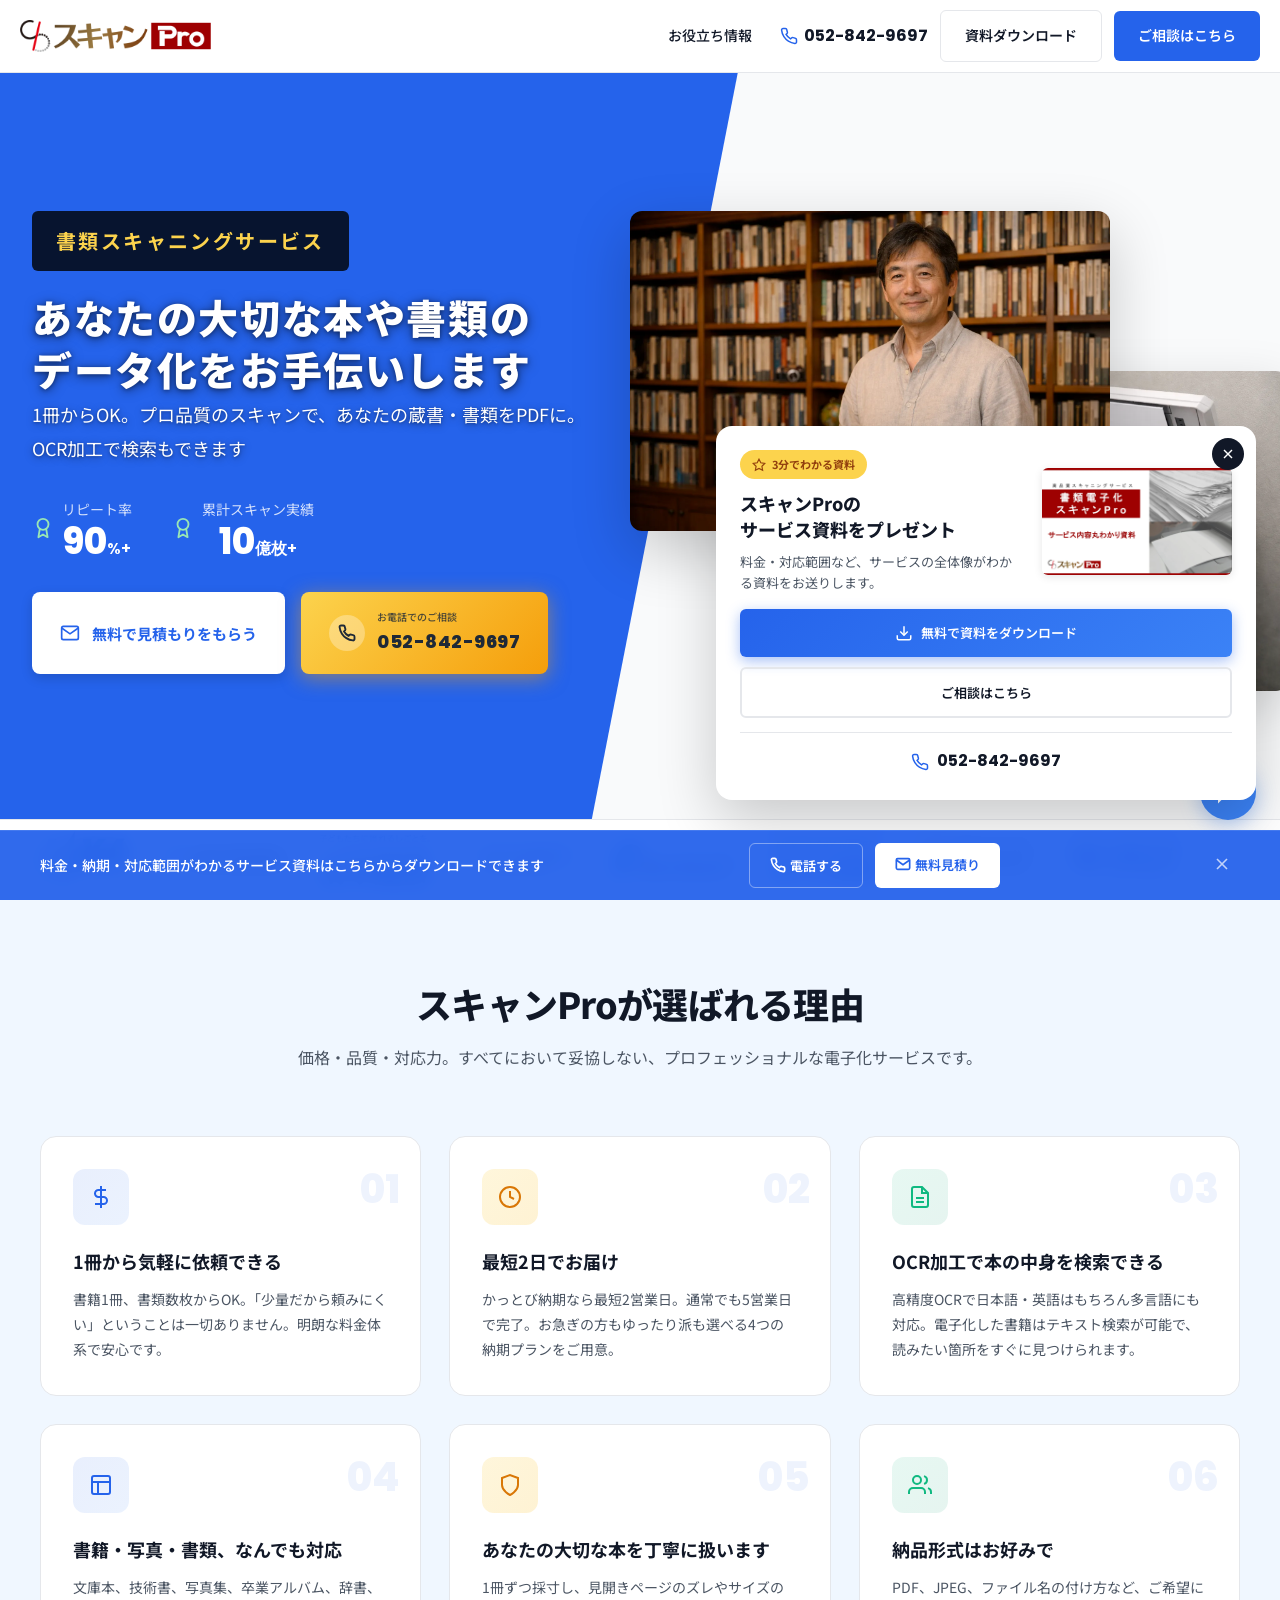
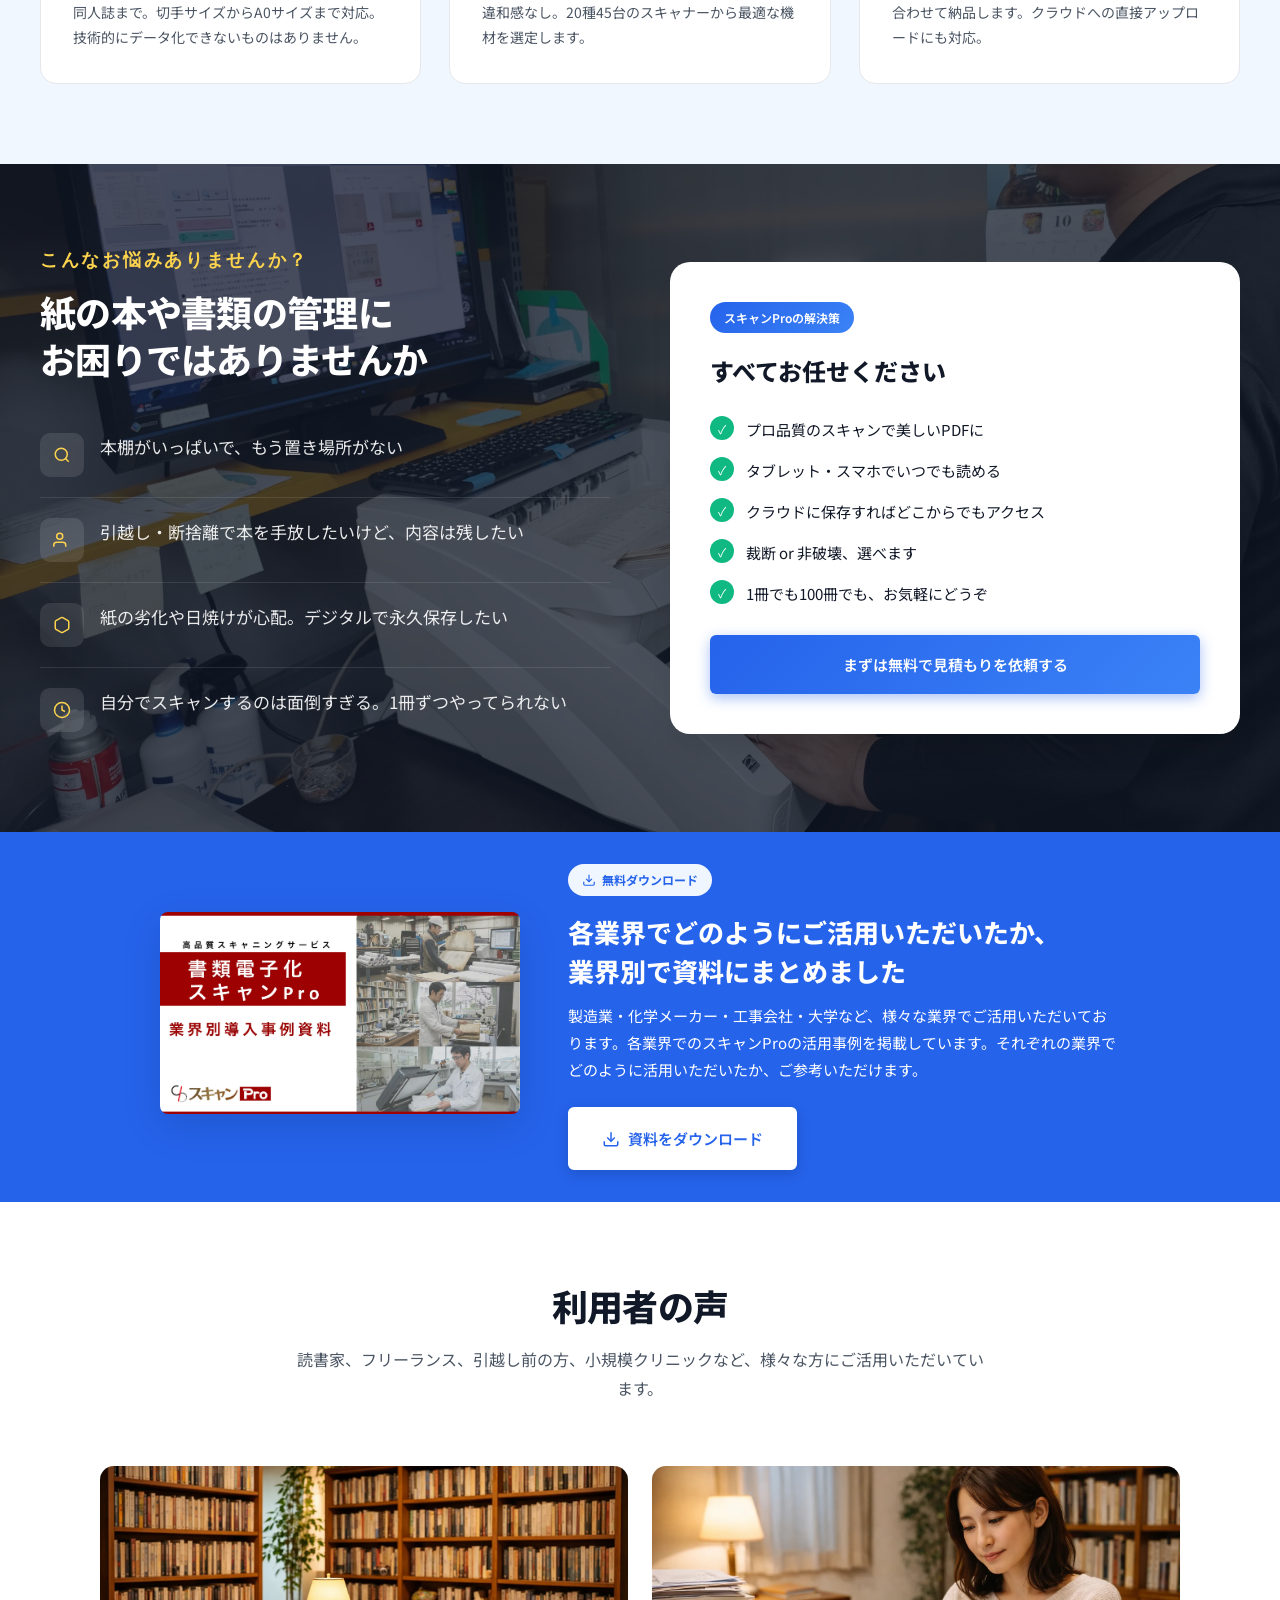
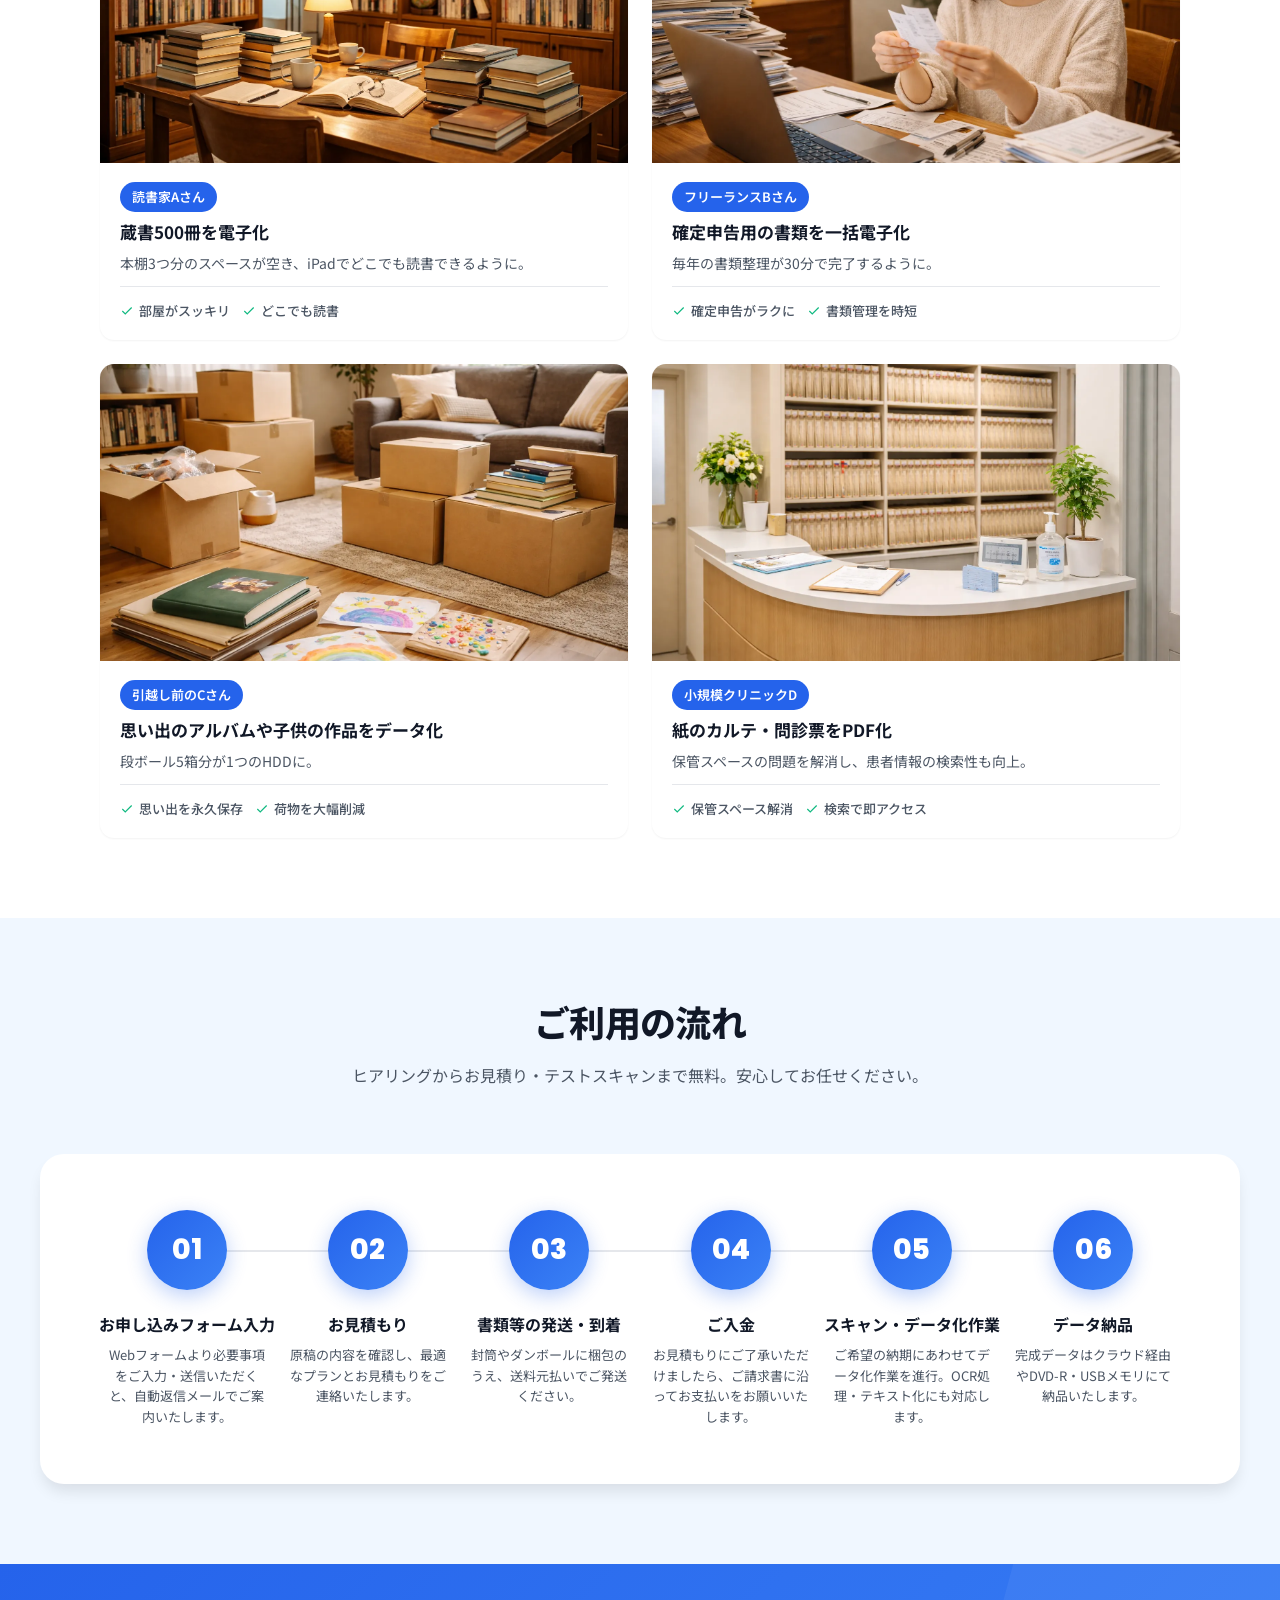
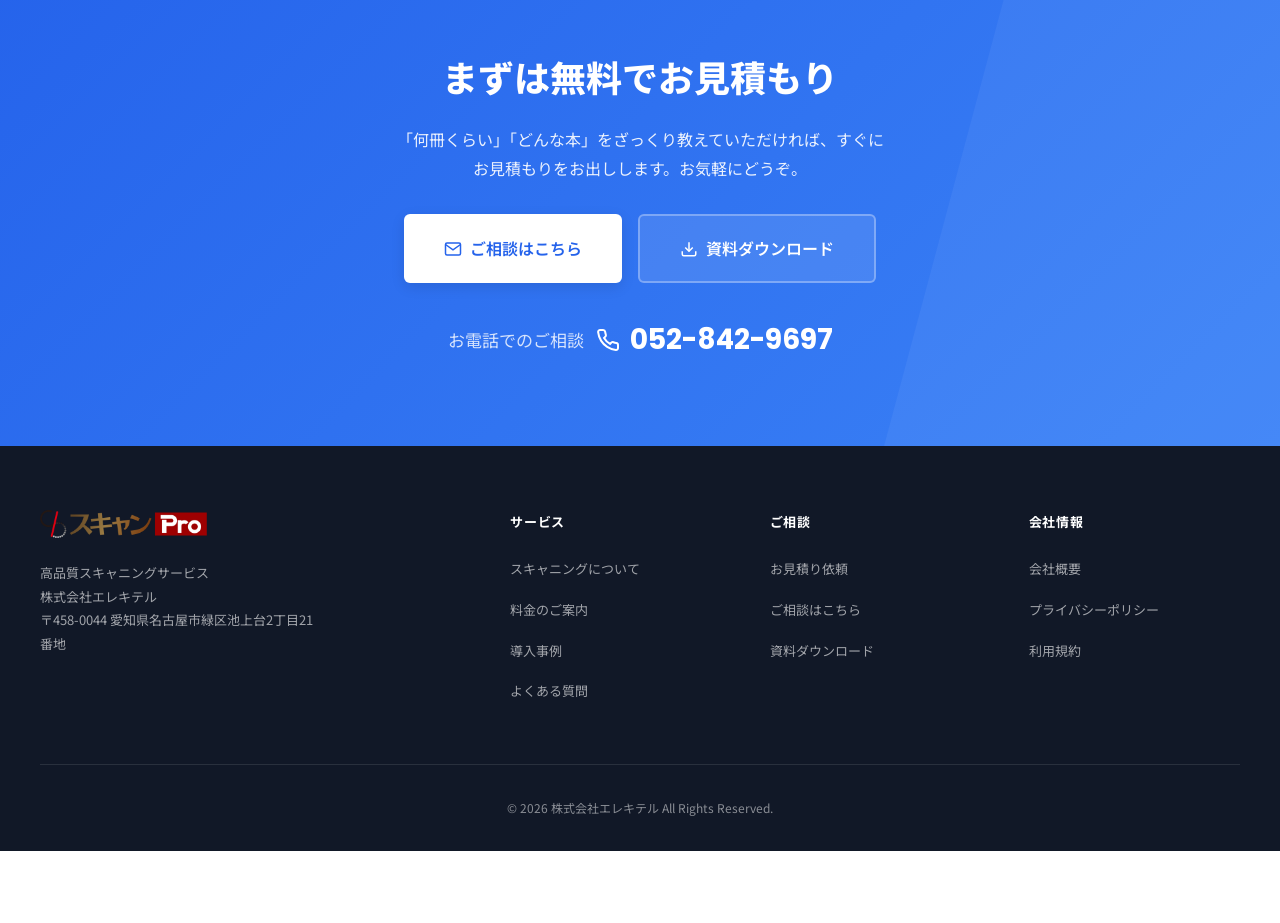
<file: personal.html>
<!DOCTYPE html>
<html lang="ja">
<head>
    <!-- Google Tag Manager -->
    <script>(function(w,d,s,l,i){w[l]=w[l]||[];w[l].push({'gtm.start':
    new Date().getTime(),event:'gtm.js'});var f=d.getElementsByTagName(s)[0],
    j=d.createElement(s),dl=l!='dataLayer'?'&l='+l:'';j.async=true;j.src=
    'https://www.googletagmanager.com/gtm.js?id='+i+dl;f.parentNode.insertBefore(j,f);
    })(window,document,'script','dataLayer','GTM-W9QKFBZ');</script>
    <!-- End Google Tag Manager -->
    <!-- Microsoft Clarity -->
    <script type="text/javascript">
        (function(c,l,a,r,i,t,y){
            c[a]=c[a]||function(){(c[a].q=c[a].q||[]).push(arguments)};
            t=l.createElement(r);t.async=1;t.src="https://www.clarity.ms/tag/"+i;
            y=l.getElementsByTagName(r)[0];y.parentNode.insertBefore(t,y);
        })(window, document, "clarity", "script", "wdhqk1eufx");
    </script>
    <!-- End Microsoft Clarity -->
    <meta charset="UTF-8">
    <meta name="viewport" content="width=device-width, initial-scale=1.0, maximum-scale=1.0, user-scalable=no">
    <meta name="robots" content="noindex, nofollow">
    <title>スキャンPro | 書籍・書類の電子化サービス - 個人のお客様向け</title>
    <link rel="preconnect" href="https://fonts.googleapis.com">
    <link rel="preconnect" href="https://fonts.gstatic.com" crossorigin>
    <link href="https://fonts.googleapis.com/css2?family=Noto+Sans+JP:wght@400;500;600;700;900&family=Poppins:wght@600;700;800&display=swap" rel="stylesheet">
    <link rel="stylesheet" href="css/modal.css">
    <style>
        :root {
            --primary: #2563EB;
            --primary-dark: #1D4ED8;
            --primary-light: #3B82F6;
            --primary-gradient: linear-gradient(135deg, #2563EB 0%, #3B82F6 100%);
            --hero-bg: #2563EB;
            --hero-bg-dark: #1D4ED8;
            --text-primary: #111827;
            --text-secondary: #4B5563;
            --text-muted: #9CA3AF;
            --bg-white: #FFFFFF;
            --bg-light: #F9FAFB;
            --bg-cream: #F0F7FF;
            --bg-dark: #111827;
            --border: #E5E7EB;
            --accent-yellow: #FCD34D;
            --accent-green: #10B981;
            --shadow-sm: 0 1px 2px rgba(0,0,0,0.05);
            --shadow-md: 0 4px 6px -1px rgba(0,0,0,0.1);
            --shadow-lg: 0 10px 15px -3px rgba(0,0,0,0.1);
            --shadow-xl: 0 20px 25px -5px rgba(0,0,0,0.1);
        }
        * { margin: 0; padding: 0; box-sizing: border-box; }
        html { scroll-behavior: smooth; scroll-padding-top: 0; }
        @media (max-width: 768px) { html { scroll-padding-top: 60px; } }
        body {
            font-family: 'Noto Sans JP', -apple-system, BlinkMacSystemFont, sans-serif;
            color: var(--text-primary);
            line-height: 1.8;
            background: var(--bg-white);
            -webkit-font-smoothing: antialiased;
            overflow-x: hidden;
        }
        .header {
            position: fixed; top: 0; left: 0; right: 0;
            background: var(--bg-white);
            z-index: 1000;
            transition: all 0.3s ease;
            border-bottom: 1px solid var(--border);
        }
        .header.scrolled { box-shadow: 0 2px 20px rgba(0, 0, 0, 0.08); }
        .header-inner {
            max-width: 1280px; margin: 0 auto; padding: 0 20px; height: 72px;
            display: flex; align-items: center; justify-content: space-between;
        }
        .logo { display: flex; align-items: center; gap: 10px; text-decoration: none; }
        .logo img { height: 32px; width: auto; }
        .phone-header {
            display: flex; align-items: center; gap: 6px;
            color: var(--text-primary); text-decoration: none;
            font-weight: 700; font-size: 16px; font-family: 'Poppins', sans-serif;
        }
        .phone-header svg { color: var(--primary); }
        .header-actions { display: flex; align-items: center; gap: 12px; }
        .nav-link-header { color: var(--text-primary); font-size: 14px; font-weight: 500; text-decoration: none; transition: color 0.2s; margin-right: 16px; }
        .nav-link-header:hover { color: var(--primary); }
        .btn {
            display: inline-flex; align-items: center; justify-content: center; gap: 8px;
            padding: 12px 24px; border-radius: 6px; font-size: 14px; font-weight: 600;
            text-decoration: none; transition: all 0.3s cubic-bezier(0.4, 0, 0.2, 1);
            cursor: pointer; border: none; position: relative; overflow: hidden;
        }
        .btn-header-primary { background: var(--primary); color: white; }
        .btn-header-primary:hover { background: var(--primary-dark); }
        .btn-header-outline { background: transparent; border: 1px solid var(--border); color: var(--text-primary); }
        .btn-header-outline:hover { background: var(--bg-light); border-color: var(--text-muted); }
        .hamburger-btn { display: none; flex-direction: column; align-items: center; justify-content: center; background: none; border: none; cursor: pointer; padding: 8px; gap: 5px; }
        .hamburger-btn span { width: 24px; height: 2px; background: var(--text-primary); transition: all 0.3s ease; display: block; }
        .hamburger-btn.active span:nth-child(1) { transform: rotate(45deg) translate(8px, 8px); }
        .hamburger-btn.active span:nth-child(2) { opacity: 0; }
        .hamburger-btn.active span:nth-child(3) { transform: rotate(-45deg) translate(8px, -8px); }
        .mobile-nav { display: none; position: absolute; top: 56px; left: 0; right: 0; background: white; border-bottom: 1px solid var(--border); flex-direction: column; gap: 0; z-index: 999; box-shadow: 0 4px 12px rgba(0,0,0,0.1); }
        .mobile-nav.show { display: flex; }
        .mobile-nav a { padding: 14px 16px; color: var(--text-primary); text-decoration: none; font-size: 14px; border-bottom: 1px solid var(--border); }
        .mobile-nav a:last-child { border-bottom: none; }
        .mobile-nav a:hover { background: var(--bg-light); }
        .mobile-header-actions { display: none; gap: 8px; }
        .mobile-phone-btn { height: 40px; border-radius: 6px; background: linear-gradient(135deg, #FCD34D 0%, #F59E0B 100%); color: #1F2937; border: none; cursor: pointer; display: flex; align-items: center; justify-content: center; transition: all 0.2s; padding: 0 14px; font-size: 12px; font-weight: 700; text-decoration: none; }
        .mobile-phone-btn:hover { transform: scale(1.05); }
        .mobile-cta-btn { flex: 1; height: 40px; border-radius: 6px; background: var(--primary); color: white; border: none; cursor: pointer; font-size: 12px; font-weight: 600; transition: all 0.2s; }
        .mobile-cta-btn:hover { background: var(--primary-dark); }
        .btn-primary { background: var(--primary-gradient); color: white; box-shadow: 0 4px 14px rgba(37, 99, 235, 0.4); }
        .btn-primary:hover { transform: translateY(-2px); box-shadow: 0 6px 20px rgba(37, 99, 235, 0.5); }
        .btn-lg { padding: 16px 32px; font-size: 15px; }
        .btn-xl { padding: 18px 40px; font-size: 16px; }
        .btn-outline { background: transparent; border: 2px solid var(--border); color: var(--text-primary); }
        .btn-outline:hover { background: var(--bg-light); border-color: var(--text-muted); }
        .hero {
            padding-top: 72px; background: var(--hero-bg); position: relative; overflow: hidden;
            min-height: 100vh; display: flex; flex-direction: column;
        }
        .hero-main { flex: 1; display: flex; align-items: center; position: relative; z-index: 2; }
        .hero::after {
            content: ''; position: absolute; top: 0; right: 0; width: 55%; height: 100%;
            background: var(--bg-light); clip-path: polygon(25% 0, 100% 0, 100% 100%, 0 100%); z-index: 1;
        }
        .hero-inner {
            max-width: 1280px; margin: 0 auto; padding: 60px 32px 50px;
            display: grid; grid-template-columns: 1fr 1fr; gap: 60px;
            align-items: center; position: relative; z-index: 3; width: 100%;
        }
        .hero-content { color: white; }
        .hero-subtitle { font-size: 20px; font-weight: 700; margin-bottom: 20px; letter-spacing: 0.12em; display: inline-block; background: rgba(0,0,0,0.8); color: #FCD34D; padding: 12px 24px; border-radius: 6px; }
        .hero-title { font-size: 40px; font-weight: 900; line-height: 1.3; margin-bottom: 2px; letter-spacing: 0.04em; text-shadow: 0 2px 12px rgba(0,0,0,0.5), 0 1px 4px rgba(0,0,0,0.4); }
        .hero-description { font-size: 18px; margin-bottom: 32px; line-height: 1.9; text-shadow: 0 2px 8px rgba(0,0,0,0.4), 0 1px 3px rgba(0,0,0,0.3); }
        .hero-stats { display: flex; gap: 40px; margin-bottom: 32px; }
        .stat-item { display: flex; align-items: center; gap: 8px; }
        .stat-laurel { color: #9AE6B4; font-size: 24px; }
        .stat-content { text-align: center; }
        .stat-label { font-size: 14px; opacity: 0.8; margin-bottom: 2px; }
        .stat-number { font-family: 'Poppins', sans-serif; font-size: 36px; font-weight: 800; line-height: 1; }
        .stat-number span { font-size: 16px; font-weight: 600; }
        .hero-cta { display: flex; gap: 16px; flex-wrap: wrap; margin-bottom: 16px; }
        .hero-cta-sub { display: flex; align-items: center; gap: 6px; font-size: 13px; opacity: 0.9; }
        .hero-cta-sub svg { color: #9AE6B4; }
        .btn-hero {
            display: flex; align-items: center; gap: 12px; padding: 16px 28px; border-radius: 8px;
            font-size: 15px; font-weight: 700; text-decoration: none; transition: all 0.3s ease; border: none; cursor: pointer;
        }
        .btn-hero-primary { background: white; color: var(--hero-bg); box-shadow: 0 4px 12px rgba(0,0,0,0.15); }
        .btn-hero-primary:hover { transform: translateY(-2px); box-shadow: 0 6px 20px rgba(0,0,0,0.2); }
        .btn-hero-phone {
            background: linear-gradient(135deg, #FCD34D 0%, #F59E0B 100%);
            color: #1F2937; box-shadow: 0 4px 20px rgba(245, 158, 11, 0.5); animation: pulse-phone 2s infinite;
        }
        .btn-hero-phone:hover { transform: translateY(-2px) scale(1.02); box-shadow: 0 6px 28px rgba(245, 158, 11, 0.6); }
        @keyframes pulse-phone {
            0%, 100% { box-shadow: 0 4px 20px rgba(245, 158, 11, 0.5); }
            50% { box-shadow: 0 4px 30px rgba(245, 158, 11, 0.8); }
        }
        .btn-hero-phone-icon {
            display: flex; align-items: center; justify-content: center;
            width: 36px; height: 36px; background: rgba(255,255,255,0.3); border-radius: 50%;
        }
        .btn-hero-phone-text { display: flex; flex-direction: column; text-align: left; }
        .btn-hero-phone-label { font-size: 10px; font-weight: 500; opacity: 0.8; }
        .btn-hero-phone-number { font-family: 'Poppins', sans-serif; font-size: 18px; font-weight: 800; letter-spacing: 0.5px; }
        .hero-image { position: relative; z-index: 3; }
        .hero-image-wrapper { position: relative; height: 480px; }
        .hero-image-main {
            position: absolute; width: 100%; max-width: 480px; border-radius: 12px;
            box-shadow: 0 20px 60px rgba(0,0,0,0.2); top: 0; left: -40px; z-index: 2;
        }
        .hero-image-secondary {
            position: absolute; width: 100%; max-width: 480px; border-radius: 12px;
            box-shadow: 0 15px 50px rgba(0,0,0,0.15); bottom: 0; right: -40px; z-index: 1;
        }
        .hero-image-float {
            position: absolute; background: white; border-radius: 12px; padding: 16px;
            box-shadow: 0 8px 30px rgba(0,0,0,0.12); z-index: 3;
        }
        .hero-image-float-1 { top: 50%; right: -10px; display: flex; align-items: center; gap: 10px; }
        .hero-image-float-icon {
            width: 40px; height: 40px; background: #E8F5E9; border-radius: 8px;
            display: flex; align-items: center; justify-content: center; color: var(--accent-green);
        }
        .hero-image-float-text { font-size: 13px; color: var(--text-secondary); }
        .logo-marquee {
    padding: 10px 0;
    background: var(--bg-white);
    border-top: 1px solid var(--border);
    overflow: hidden;
    position: relative;
    z-index: 4;
}
        .marquee-wrapper { display: flex; overflow: hidden; position: relative; }
        .marquee-wrapper::before, .marquee-wrapper::after {
            content: ''; position: absolute; top: 0; width: 100px; height: 100%; z-index: 2; pointer-events: none;
        }
        .marquee-wrapper::before { left: 0; background: linear-gradient(to right, white, transparent); }
        .marquee-wrapper::after { right: 0; background: linear-gradient(to left, white, transparent); }
        .marquee-track { display: flex; animation: marquee 45s linear infinite; }
        .marquee-track:hover { animation-play-state: paused; }
        @keyframes marquee { 0% { transform: translateX(0); } 100% { transform: translateX(-50%); } }
        .marquee-item {
            flex-shrink: 0; padding: 0 15px; display: flex; align-items: center; justify-content: center; border: none; text-decoration: none;
        }
        .marquee-item img {
    height: 60px;
    max-height: 100%;
    width: auto;
    object-fit: contain;
    filter: grayscale(0%);
    border: none;
    text-decoration: none;
}
        .marquee-item:hover img { opacity: 1; filter: grayscale(0%); }
        .section { padding: 80px 32px; }
        .section-dark { background: var(--bg-dark); color: white; position: relative; }
        .section-dark::before { content: ''; position: absolute; top: 0; left: 0; right: 0; bottom: 0; background: url('image/hero-document-scan.webp') center/cover no-repeat; opacity: 0.25; z-index: 0; }
        .section-dark .section-inner { position: relative; z-index: 1; }
        .section-cream { background: var(--bg-cream); }
        .section-features-header { background: var(--bg-cream); }
        .section-inner { max-width: 1200px; margin: 0 auto; }
        .section-header { text-align: center; margin-bottom: 64px; }
        .section-label {
            display: inline-block; font-family: 'Poppins', sans-serif; font-size: 18px; font-weight: 700;
            color: var(--primary); text-transform: uppercase; letter-spacing: 0.15em; margin-bottom: 12px;
        }
        .section-title {
            font-size: 36px; font-weight: 800; margin-bottom: 16px; color: var(--text-primary);
            letter-spacing: -0.02em; line-height: 1.3;
        }
        .section-dark .section-title { color: white; }
        .section-subtitle { font-size: 16px; color: var(--text-secondary); max-width: 700px; margin: 0 auto; line-height: 1.8; }
        .section-dark .section-subtitle { color: rgba(255,255,255,0.7); }
        /* PC: スクロール駆動ラッパーを無効化 */
        .features-scroll-spacer, .cases-scroll-spacer { display: contents; }
        .features-sticky, .cases-sticky { display: contents; }
        .features-grid { display: grid; grid-template-columns: repeat(3, 1fr); gap: 28px; }
        .feature-card {
            background: white; border-radius: 16px; padding: 32px; border: 1px solid var(--border);
            transition: all 0.4s cubic-bezier(0.4, 0, 0.2, 1); position: relative; overflow: hidden;
        }
        .feature-card::before {
            content: ''; position: absolute; top: 0; left: 0; width: 100%; height: 3px;
            background: var(--primary-gradient); transform: scaleX(0); transform-origin: left; transition: transform 0.4s ease;
        }
        .feature-card:hover { transform: translateY(-6px); box-shadow: 0 16px 32px rgba(0, 0, 0, 0.1); border-color: transparent; }
        .feature-card:hover::before { transform: scaleX(1); }
        .feature-icon { width: 56px; height: 56px; border-radius: 12px; display: flex; align-items: center; justify-content: center; margin-bottom: 20px; }
        .feature-icon.primary { background: linear-gradient(135deg, rgba(37, 99, 235, 0.1) 0%, rgba(59, 130, 246, 0.1) 100%); color: var(--primary); }
        .feature-icon.yellow { background: linear-gradient(135deg, rgba(252, 211, 77, 0.2) 0%, rgba(251, 191, 36, 0.2) 100%); color: #D97706; }
        .feature-icon.green { background: linear-gradient(135deg, rgba(16, 185, 129, 0.1) 0%, rgba(5, 150, 105, 0.1) 100%); color: var(--accent-green); }
        .feature-number { font-family: 'Poppins', sans-serif; font-size: 40px; font-weight: 800; color: rgba(37, 99, 235, 0.08); position: absolute; top: 16px; right: 20px; }
        .feature-title { font-size: 18px; font-weight: 700; margin-bottom: 10px; color: var(--text-primary); }
        .feature-description { font-size: 14px; color: var(--text-secondary); line-height: 1.8; }
        .problem-grid { display: grid; grid-template-columns: 1fr 1fr; gap: 60px; align-items: center; }
        .problem-list { list-style: none; }
        .problem-item { display: flex; align-items: flex-start; gap: 16px; padding: 20px 0; border-bottom: 1px solid rgba(255, 255, 255, 0.1); }
        .problem-item:last-child { border-bottom: none; }
        .problem-icon { width: 44px; height: 44px; background: rgba(255, 255, 255, 0.1); border-radius: 10px; display: flex; align-items: center; justify-content: center; flex-shrink: 0; color: var(--accent-yellow); }
        .problem-text { font-size: 17px; line-height: 1.7; opacity: 0.9; }
        .solution-card { background: white; border-radius: 20px; padding: 40px; color: var(--text-primary); box-shadow: var(--shadow-xl); }
        .solution-badge { display: inline-block; background: var(--primary-gradient); color: white; padding: 5px 14px; border-radius: 50px; font-size: 12px; font-weight: 600; margin-bottom: 16px; }
        .solution-title { font-size: 24px; font-weight: 800; margin-bottom: 24px; color: var(--text-primary); }
        .solution-list { list-style: none; }
        .solution-item { display: flex; align-items: flex-start; gap: 12px; margin-bottom: 14px; font-size: 15px; }
        .solution-check { width: 24px; height: 24px; background: var(--accent-green); border-radius: 50%; display: flex; align-items: center; justify-content: center; color: white; flex-shrink: 0; font-size: 12px; }
        .cases-grid { display: grid; grid-template-columns: repeat(2, 1fr); gap: 24px; max-width: 1080px; margin: 0 auto; }
        .cases-carousel { display: none; }
        .carousel-scroll-hint { display: none; }
        .case-card { background: white; border-radius: 14px; overflow: hidden; box-shadow: var(--shadow-sm); transition: all 0.4s ease; }
        .case-card:hover { transform: translateY(-6px); box-shadow: var(--shadow-xl); }
        .case-image { aspect-ratio: 16/9; background: linear-gradient(135deg, #E5E7EB 0%, #F3F4F6 100%); overflow: hidden; }
        .case-image img { width: 100%; height: 100%; object-fit: cover; }
        .case-content { padding: 18px 20px; }
        .case-badge { display: inline-block; padding: 3px 12px; background:#2563EB; border-radius: 50px; font-size: 13px; font-weight: 600; color: #ffffff; margin-bottom: 8px; }
        .case-title { font-size: 17px; font-weight: 700; margin-bottom: 8px; color: var(--text-primary); line-height: 1.4; }
        .case-description { font-size: 14px; color: var(--text-secondary); margin-bottom: 12px; line-height: 1.6; }
        .case-results { display: flex; gap: 12px; padding-top: 12px; border-top: 1px solid var(--border); flex-wrap: wrap; }
        .case-result-item { display: flex; align-items: center; gap: 5px; font-size: 13px; color: var(--text-secondary); font-weight: 500; }
        .case-result-item svg { width: 14px; height: 14px; }
        .case-result-item svg { color: var(--accent-green); }
        .process-container { background: white; border-radius: 24px; padding: 56px; box-shadow: var(--shadow-lg); }
        .process-steps { display: flex; justify-content: space-between; position: relative; }
        .process-steps::before { content: ''; position: absolute; top: 40px; left: 80px; right: 80px; height: 2px; background: var(--border); }
        .process-step { text-align: center; position: relative; flex: 1; }
        .process-step::after { display: none; }
        .process-step-arrow { display: none; }
        .process-step-img { display: none; }
        .process-step-card { display: contents; }
        .process-step-body { display: block; }
        .process-step-header { display: block; }
        .process-text { display: block; }
        .process-number { width: 80px; height: 80px; border-radius: 50%; background: var(--primary-gradient); color: white; display: flex; align-items: center; justify-content: center; font-family: 'Poppins', sans-serif; font-size: 28px; font-weight: 800; margin: 0 auto 20px; position: relative; z-index: 1; box-shadow: 0 6px 20px rgba(37, 99, 235, 0.3); }
        .process-title { font-size: 16px; font-weight: 700; margin-bottom: 6px; color: var(--text-primary); }
        .process-description { font-size: 13px; color: var(--text-secondary); max-width: 160px; margin: 0 auto; line-height: 1.6; }
        .download-cta-section { background: #2563EB; position: relative; overflow: hidden; padding-top: 0; padding-bottom: 0; }
        .download-cta-section .section-inner { padding-top: 32px; padding-bottom: 32px; }
        .download-cta-inner { max-width: 960px; margin: 0 auto; display: flex; align-items: center; gap: 48px; }
        .download-cta-image { flex: 0 0 360px; position: relative; }
        .download-cta-image img { width: 100%; border-radius: 8px; box-shadow: 0 12px 40px rgba(0, 0, 0, 0.12); }
        .download-cta-content { flex: 1; }
        .download-cta-label { display: inline-flex; align-items: center; gap: 6px; background:#EFF6FF; color: #2563EB; padding: 5px 14px; border-radius: 50px; font-size: 12px; font-weight: 700; margin-bottom: 16px; }
        .download-cta-title { font-size: 26px; font-weight: 800; line-height: 1.5; margin-bottom: 12px; color: #ffffff; }
        .download-cta-description { font-size: 15px; color: #ffffff; margin-bottom: 24px; line-height: 1.8; }
        .download-cta-content .btn-white { background: white; color: var(--primary); border: 2px solid white; box-shadow: 0 4px 14px rgba(0,0,0,0.15); }
        .download-cta-content .btn-white:hover { background: var(--bg-light); transform: translateY(-2px); box-shadow: 0 6px 20px rgba(0,0,0,0.2); }
        @media (max-width: 768px) {
            .download-cta-inner { flex-direction: column; gap: 24px; text-align: center; }
            .download-cta-image { flex: 0 0 auto; max-width: 240px; margin: 0 auto; }
            .download-cta-title { font-size: 22px; }
        }
        .cta-section { background: var(--primary-gradient); color: white; text-align: center; position: relative; overflow: hidden; }
        .cta-section::before { content: ''; position: absolute; top: -50%; right: -25%; width: 50%; height: 200%; background: rgba(255,255,255,0.05); transform: rotate(15deg); }
        .cta-content { position: relative; z-index: 1; }
        .cta-title { font-size: 36px; font-weight: 800; margin-bottom: 16px; }
        .cta-description { font-size: 16px; opacity: 0.9; margin-bottom: 32px; max-width: 500px; margin-left: auto; margin-right: auto; }
        .cta-buttons { display: flex; gap: 16px; justify-content: center; flex-wrap: wrap; margin-bottom: 32px; }
        .btn-white { background: white; color: var(--primary); box-shadow: 0 4px 14px rgba(0,0,0,0.1); }
        .btn-white:hover { background: var(--bg-light); transform: translateY(-2px); }
        .btn-ghost { background: rgba(255,255,255,0.1); color: white; border: 2px solid rgba(255,255,255,0.3); }
        .btn-ghost:hover { background: rgba(255,255,255,0.2); border-color: rgba(255,255,255,0.5); }
        .cta-phone { display: flex; align-items: center; justify-content: center; gap: 12px; flex-wrap: wrap; }
        .cta-phone-label { font-size: 17px; opacity: 0.8; }
        .cta-phone-number { font-family: 'Poppins', sans-serif; font-size: 28px; font-weight: 700; color: white; text-decoration: none; display: flex; align-items: center; gap: 10px; }
        .footer { background: var(--bg-dark); color: white; padding: 64px 32px 32px; }
        .footer-inner { max-width: 1200px; margin: 0 auto; }
        .footer-grid { display: grid; grid-template-columns: 2fr 1fr 1fr 1fr; gap: 48px; margin-bottom: 48px; }
        .footer-brand { max-width: 280px; }
        .footer-logo { margin-bottom: 16px; }
        .footer-logo img { height: 28px; width: auto; }
        .footer-description { font-size: 13px; opacity: 0.6; line-height: 1.8; }
        .footer-heading { font-size: 13px; font-weight: 700; margin-bottom: 20px; text-transform: uppercase; letter-spacing: 0.05em; }
        .footer-links { list-style: none; }
        .footer-links li { margin-bottom: 12px; }
        .footer-links a { color: white; opacity: 0.6; text-decoration: none; font-size: 13px; transition: opacity 0.2s; }
        .footer-links a:hover { opacity: 1; }
        .footer-bottom { padding-top: 32px; border-top: 1px solid rgba(255, 255, 255, 0.1); text-align: center; }
        .footer-copyright { font-size: 12px; opacity: 0.5; }
        .cta-popup { position: fixed; bottom: 100px; right: 24px; z-index: 999; display: none; }
        .cta-popup.show { display: block; animation: slideUp 0.4s ease; }
        @keyframes slideUp { from { opacity: 0; transform: translateY(20px); } to { opacity: 1; transform: translateY(0); } }
        .cta-popup-card { background: white; border-radius: 16px; padding: 24px; box-shadow: 0 20px 60px rgba(0, 0, 0, 0.2); width: 540px; position: relative; }
        .cta-popup-top { display: flex; gap: 20px; align-items: center; margin-bottom: 16px; }
        .cta-popup-top-text { flex: 1; }
        .cta-popup-image { flex: 0 0 190px; }
        .cta-popup-image img { width: 100%; height: auto; border-radius: 6px; display: block; box-shadow: 0 2px 8px rgba(0,0,0,0.1); }
        .cta-popup-close { position: absolute; top: 12px; right: 12px; width: 32px; height: 32px; border: none; background: var(--text-primary); border-radius: 50%; cursor: pointer; display: flex; align-items: center; justify-content: center; color: white; transition: all 0.2s; z-index: 1; }
        .cta-popup-close:hover { background: var(--primary); color: white; }
        .cta-popup-badge { display: inline-flex; align-items: center; gap: 6px; background: var(--accent-yellow); color: #92400E; padding: 5px 12px; border-radius: 50px; font-size: 11px; font-weight: 700; margin-bottom: 12px; }
        .cta-popup-title { font-size: 18px; font-weight: 800; margin-bottom: 10px; color: var(--text-primary); line-height: 1.4; }
        .cta-popup-description { font-size: 13px; color: var(--text-secondary); margin-bottom: 0; line-height: 1.6; }
        .cta-popup-buttons { display: flex; flex-direction: column; gap: 10px; }
        .cta-popup-buttons .btn { width: 100%; justify-content: center; padding: 12px 20px; font-size: 13px; }
        .cta-popup-phone { display: flex; align-items: center; justify-content: center; gap: 8px; margin-top: 14px; padding-top: 14px; border-top: 1px solid var(--border); }
        .cta-popup-phone a { color: var(--text-primary); text-decoration: none; font-weight: 700; font-size: 16px; font-family: 'Poppins', sans-serif; }
        .cta-popup-phone svg { color: var(--primary); }
        .floating-mini { position: fixed; bottom: 100px; right: 24px; z-index: 998; display: flex; flex-direction: column; gap: 10px; }
        .floating-mini.hidden { display: none; }
        .floating-btn { width: 56px; height: 56px; border-radius: 50%; display: flex; align-items: center; justify-content: center; box-shadow: 0 4px 16px rgba(0, 0, 0, 0.15); transition: all 0.3s ease; cursor: pointer; border: none; text-decoration: none; }
        .floating-btn:hover { transform: scale(1.1); }
        .floating-phone { background: var(--accent-green); color: white; }
        .floating-mail { background: var(--primary-gradient); color: white; }
        .floating-cta-bar { position: fixed; bottom: 0; left: 0; right: 0; background: rgba(37, 99, 235, 0.95); backdrop-filter: blur(10px); z-index: 999; padding: 12px 32px; display: none; border-top: 1px solid rgba(255,255,255,0.1); }
        .floating-cta-bar.show { display: block; animation: slideUpBar 0.4s ease; }
        @keyframes slideUpBar { from { opacity: 0; transform: translateY(100%); } to { opacity: 1; transform: translateY(0); } }
        @keyframes bounceDown { 0%, 100% { transform: translateY(0); } 50% { transform: translateY(6px); } }
        .floating-cta-bar-inner { max-width: 1200px; margin: 0 auto; display: flex; align-items: center; justify-content: space-between; gap: 20px; }
        .floating-cta-bar-text { color: white; font-size: 14px; font-weight: 500; }
        .floating-cta-bar-buttons { display: flex; gap: 12px; }
        .floating-cta-bar-close { background: none; border: none; color: white; cursor: pointer; padding: 8px; opacity: 0.7; transition: opacity 0.2s; }
        .floating-cta-bar-close:hover { opacity: 1; }
        .btn-bar { padding: 10px 20px; border-radius: 6px; font-size: 13px; font-weight: 600; text-decoration: none; transition: all 0.2s; }
        .btn-bar-primary { background: white; color: var(--primary); }
        .btn-bar-primary:hover { background: var(--bg-light); }
        .btn-bar-secondary { background: transparent; color: white; border: 1px solid rgba(255,255,255,0.4); }
        .btn-bar-secondary:hover { background: rgba(255,255,255,0.1); }
        .floating-chat { position: fixed; bottom: 80px; right: 24px; z-index: 998; }
        .floating-chat-btn { width: 56px; height: 56px; border-radius: 50%; background: #3B82F6; color: white; display: flex; align-items: center; justify-content: center; box-shadow: 0 4px 20px rgba(59, 130, 246, 0.4); border: none; cursor: pointer; transition: all 0.3s ease; }
        .floating-chat-btn:hover { transform: scale(1.1); box-shadow: 0 6px 24px rgba(59, 130, 246, 0.5); }
        .fade-in { opacity: 0; transform: translateY(30px); transition: opacity 0.6s ease, transform 0.6s ease; }
        .fade-in.visible { opacity: 1; transform: translateY(0); }
        .scroll-hint-mobile { display: none; }
        .wave-separator { display: none; }
        .case-stars { display: none; }
        .swipe-indicator { display: none; }
        .mini-cta-icon { font-size: 32px; margin-bottom: 8px; }
        .feature-progress { display: none; }
        .feature-img { display: none; }
        .mini-cta-mobile { display: none; }
        .trust-numbers { display: none; }
        .pricing-appeal { display: none; }
        .delivery-section { display: none; }
        .accordion-section { display: none; }
        .hero-cta-short { display: none; }
        @media (max-width: 1024px) {
            .hero-inner { grid-template-columns: 1fr; gap: 40px; }
            .hero::after { display: none; }
            .hero { min-height: auto; }
            .hero-main { padding-bottom: 40px; }
            .hero-image { display: block; }
            .hero-image-wrapper { height: 280px; max-width: 500px; margin: 0 auto; }
            .hero-image-main { width: 60%; max-width: 280px; }
            .hero-image-secondary { width: 55%; max-width: 250px; }
            .hero-title { font-size: 36px; }
            .features-grid { grid-template-columns: repeat(2, 1fr); }
            .problem-grid { grid-template-columns: 1fr; gap: 40px; }
            .process-steps { flex-wrap: wrap; gap: 32px; }
            .process-steps::before { display: none; }
            .process-step { flex: 0 0 calc(50% - 16px); }
            .footer-grid { grid-template-columns: repeat(2, 1fr); }
            .cases-carousel { display: none; }
        }
        @media (max-width: 768px) {
            #casesGridDesktop { display: none; }
            #casesCarouselMobile { display: flex; }
        }
        @media (max-width: 768px) {
            /* === GLOBAL === */
            html { scroll-padding-top: 48px; overflow-x: hidden; }
            body { overflow-x: hidden; }

            /* === SCROLL ANIMATIONS (高速＋リッチ) === */
            .fade-in { opacity: 0; transform: translateY(24px); transition: opacity 0.35s cubic-bezier(0.25, 0.46, 0.45, 0.94), transform 0.4s cubic-bezier(0.25, 0.46, 0.45, 0.94); }
            .fade-in.visible { opacity: 1 !important; transform: translateY(0) !important; }
            .slide-in-left { opacity: 0; transform: translateX(-40px); transition: opacity 0.35s cubic-bezier(0.25, 0.46, 0.45, 0.94), transform 0.4s cubic-bezier(0.22, 0.61, 0.36, 1); }
            .slide-in-left.visible { opacity: 1; transform: translateX(0); }
            .slide-in-right { opacity: 0; transform: translateX(40px); transition: opacity 0.35s cubic-bezier(0.25, 0.46, 0.45, 0.94), transform 0.4s cubic-bezier(0.22, 0.61, 0.36, 1); }
            .slide-in-right.visible { opacity: 1; transform: translateX(0); }
            .scale-in { opacity: 0; transform: scale(0.88); transition: opacity 0.3s cubic-bezier(0.25, 0.46, 0.45, 0.94), transform 0.35s cubic-bezier(0.34, 1.56, 0.64, 1); }
            .scale-in.visible { opacity: 1; transform: scale(1); }
            .stagger-1 { transition-delay: 0.05s; }
            .stagger-2 { transition-delay: 0.1s; }
            .stagger-3 { transition-delay: 0.15s; }
            .stagger-4 { transition-delay: 0.2s; }
            .stagger-5 { transition-delay: 0.25s; }
            .stagger-6 { transition-delay: 0.3s; }

            /* === HEADER === */
            .header { border-bottom: none; box-shadow: 0 1px 8px rgba(0,0,0,0.08); }
            .header-inner { padding: 0 12px; height: 60px; }
            .logo { flex-shrink: 0; }
            .logo img { height: 22px; }
            .header-actions { display: none; }
            .hamburger-btn { display: flex; flex-shrink: 0; width: 40px; height: 40px; }
            .mobile-header-actions { display: flex; align-items: center; gap: 6px; margin-left: auto; margin-right: 4px; }
            .mobile-phone-btn { height: 36px; border-radius: 50px; font-size: 12px; font-weight: 700; padding: 0 14px; letter-spacing: 0.05em; }
            .mobile-phone-btn svg { width: 14px; height: 14px; }
            .mobile-cta-btn { height: 36px; padding: 0 14px; border-radius: 50px; font-size: 12px; font-weight: 700; letter-spacing: 0.05em; }
            .btn-header-primary { display: none; }
            .btn-header-outline { display: none; }
            .phone-header { display: none; }
            .nav-link-header { display: none; }

            /* === HERO (FV＝画面ぴったり) === */
            .hero {
                padding-top: 60px;
                min-height: 100vh;
                min-height: 100dvh;
                display: flex;
                flex-direction: column;
                position: relative;
                overflow: hidden;
                background:
                    linear-gradient(180deg,
                        rgba(37, 99, 235, 0.85) 0%,
                        rgba(37, 99, 235, 0.75) 40%,
                        rgba(37, 99, 235, 0.65) 70%,
                        rgba(37, 99, 235, 0.55) 100%
                    ),
                    url('image/top-image.webp') center center / cover no-repeat;
            }
            .hero::after { display: none; }
            .hero-main { flex: 1; display: flex; align-items: stretch; padding-bottom: 0; }
            .hero-inner {
                padding: 0;
                background: none !important;
                position: relative;
                flex: 1;
                display: flex;
                flex-direction: column;
                grid-template-columns: 1fr;
                gap: 0;
            }
            .hero-inner::before { display: none !important; }
            .logo-marquee { height: 52px; display: flex; align-items: center; flex-shrink: 0; padding: 4px 0; overflow: hidden; }

            .hero-content {
                position: relative;
                z-index: 1;
                padding: 30px 20px 10px;
                display: flex;
                flex-direction: column;
                flex: 1;
                justify-content: space-between;
            }

            /* 上部コンテンツ */
            .hero-top-group { display: contents; }

            /* 個々の要素にステージド・アニメーション */
            .hero-subtitle {
                font-size: 15px;
                padding: 6px 16px;
                margin-top: 10px;
                margin-bottom: 8px;
                white-space: normal;
                letter-spacing: 0.1em;
                align-self: flex-start;
                opacity: 0;
                transform: translateY(20px);
                animation: heroFadeUp 0.6s 0.15s cubic-bezier(0.22, 0.61, 0.36, 1) forwards;
            }
            .hero-title {
                font-size: 27px;
                font-weight: 900;
                line-height: 1.35;
                letter-spacing: 0;
                margin-bottom: 6px;
                opacity: 0;
                transform: translateY(20px);
                animation: heroFadeUp 0.6s 0.3s cubic-bezier(0.22, 0.61, 0.36, 1) forwards;
            }
            .hero-description {
                font-size: 15px;
                line-height: 1.6;
                margin-bottom: 0;
                display: block;
                -webkit-line-clamp: unset;
                overflow: visible;
                opacity: 0;
                transform: translateY(20px);
                animation: heroFadeUp 0.6s 0.45s cubic-bezier(0.22, 0.61, 0.36, 1) forwards;
            }

            /* 実績バッジ：ガラスモーフィズム横並び */
            .hero-stats {
                flex-direction: row;
                gap: 0;
                justify-content: center;
                margin: 0 0 8px 0;
                padding: 10px 0;
                background: rgba(255, 255, 255, 0.14);
                backdrop-filter: blur(12px);
                -webkit-backdrop-filter: blur(12px);
                border-radius: 12px;
                border: 1px solid rgba(255, 255, 255, 0.25);
                flex-wrap: nowrap;
                opacity: 0;
                transform: translateY(20px) scale(0.96);
                animation: heroStatsIn 0.7s 0.6s cubic-bezier(0.22, 0.61, 0.36, 1) forwards;
            }
            @keyframes heroStatsIn {
                from { opacity: 0; transform: translateY(20px) scale(0.96); }
                to { opacity: 1; transform: translateY(0) scale(1); }
            }
            .stat-item {
                flex: 1;
                justify-content: center;
                padding: 0;
                text-align: center;
                gap: 2px;
                flex-direction: column;
            }
            .stat-item:first-child {
                border-right: 1px solid rgba(255, 255, 255, 0.25);
            }
            .stat-laurel { display: none; }
            .stat-content { text-align: center; }
            .stat-number { font-size: 32px; line-height: 1; }
            .stat-number span { font-size: 13px; }
            .stat-label { font-size: 11px; opacity: 0.9; margin-bottom: 0; font-weight: 500; }

            /* CTAボタン：横並び2列 */
            .hero-cta {
                flex-direction: row;
                gap: 8px;
                margin: 0;
                padding: 0;
                opacity: 0;
                transform: translateY(20px);
                animation: heroFadeUp 0.6s 0.75s cubic-bezier(0.22, 0.61, 0.36, 1) forwards;
            }
            .btn-hero {
                flex: 1;
                justify-content: center;
                padding: 10px 8px;
                font-size: 14px;
                border-radius: 10px;
                min-height: 44px;
            }
            .btn-hero svg { width: 18px; height: 18px; }
            .hero-cta-full { display: none; }
            .hero-cta-short { display: inline; }
            .btn-hero-primary {
                box-shadow: 0 4px 16px rgba(255, 255, 255, 0.2);
                font-weight: 700;
            }
            .btn-hero-phone {
                background: linear-gradient(135deg, #FCD34D 0%, #F59E0B 100%);
                color: #1F2937;
                flex-direction: column;
                gap: 1px;
            }
            .btn-hero-phone-icon { display: none; }
            .btn-hero-phone-text { text-align: center; }
            .btn-hero-phone-number { font-size: 14px; }
            .btn-hero-phone-label { font-size: 9px; }

            .scroll-hint-mobile {
                display: flex;
                flex-direction: column;
                align-items: center;
                gap: 2px;
                margin-top: 4px;
                padding-bottom: 0;
                color: rgba(255,255,255,0.55);
                font-size: 11px;
                opacity: 0;
                animation: heroFadeUp 0.4s 0.9s ease forwards, bounceDown 2s 1.5s infinite;
            }

            @keyframes heroFadeUp {
                from { opacity: 0; transform: translateY(20px); }
                to { opacity: 1; transform: translateY(0); }
            }
            @keyframes bounceDown {
                0%, 100% { transform: translateY(0); }
                50% { transform: translateY(5px); }
            }
            .hero-image { display: none; }

            /* === MARQUEE (FV最下部) === */
            .marquee-item { padding: 0 16px; }
            .marquee-item img { height: 44px; max-height: 44px; max-width: 140px; border: none; }

            /* === SECTIONS GENERAL === */
            .section { padding: 56px 20px; }
            .section-header { margin-bottom: 36px; }
            .section-label { font-size: 13px; letter-spacing: 0.1em; }
            .section-title { font-size: 22px; line-height: 1.4; }
            .section-subtitle { font-size: 13px; }

            /* Feature progress dots hidden (vertical layout) */
            .feature-progress { display: none !important; }

            /* === TRUST NUMBERS (マーキー直後・実績アピール) === */
            .trust-numbers {
                display: block;
                padding: 32px 16px 28px;
                background: linear-gradient(180deg, #F8FAFC 0%, #EFF6FF 100%);
            }
            .trust-numbers-title {
                text-align: center;
                font-size: 20px;
                font-weight: 900;
                color: var(--text-primary);
                letter-spacing: 0.04em;
                margin-bottom: 20px;
                position: relative;
            }
            .trust-numbers-title::after {
                content: '';
                display: block;
                width: 40px;
                height: 2px;
                background: var(--primary);
                margin: 8px auto 0;
                border-radius: 1px;
            }
            .trust-numbers-grid {
                display: grid;
                grid-template-columns: 1fr 1fr;
                gap: 10px;
            }
            .trust-number-card {
                background: white;
                border-radius: 14px;
                padding: 18px 12px 14px;
                text-align: center;
                box-shadow: 0 2px 12px rgba(37, 99, 235, 0.08);
                border: 1px solid rgba(37, 99, 235, 0.06);
                position: relative;
                overflow: hidden;
            }
            .trust-number-card::before {
                content: '';
                position: absolute;
                top: 0;
                left: 0;
                right: 0;
                height: 3px;
                background: var(--primary-gradient);
            }
            .trust-number-icon {
                width: 36px;
                height: 36px;
                border-radius: 10px;
                display: flex;
                align-items: center;
                justify-content: center;
                margin: 0 auto 8px;
                font-size: 18px;
            }
            .trust-number-icon.blue { background: #EFF6FF; color: var(--primary); }
            .trust-number-icon.green { background: #ECFDF5; color: #059669; }
            .trust-number-icon.amber { background: #FFFBEB; color: #D97706; }
            .trust-number-icon.purple { background: #F3E8FF; color: #7C3AED; }
            .trust-number-value {
                font-family: 'Poppins', sans-serif;
                font-size: 28px;
                font-weight: 800;
                color: var(--text-primary);
                line-height: 1.1;
                margin-bottom: 2px;
            }
            .trust-number-value span {
                font-size: 13px;
                font-weight: 700;
                font-family: 'Noto Sans JP', sans-serif;
            }
            .trust-number-label {
                font-size: 11px;
                color: var(--text-secondary);
                font-weight: 500;
                line-height: 1.4;
            }

            /* === PRICING APPEAL (料金訴求セクション) === */
            .pricing-appeal {
                display: block;
                padding: 48px 16px 40px;
                background: linear-gradient(180deg, #FFFBEB 0%, #FEF3C7 100%);
                text-align: center;
                position: relative;
                overflow: hidden;
            }
            .pricing-appeal::before {
                content: '';
                position: absolute;
                top: -1px;
                left: 10%;
                right: 10%;
                width: 80%;
                height: 24px;
                clip-path: polygon(0 0, 100% 0, 50% 100%);
                z-index: 2;
            }
            .pricing-appeal-label {
                display: inline-block;
                font-size: 12px;
                font-weight: 700;
                color: #92400E;
                background: rgba(146, 64, 14, 0.1);
                padding: 4px 16px;
                border-radius: 50px;
                letter-spacing: 0.08em;
                margin-bottom: 16px;
            }
            .pricing-appeal-headline {
                font-size: 20px;
                font-weight: 900;
                color: #1F2937;
                line-height: 1.4;
                margin-bottom: 8px;
            }
            .pricing-appeal-price {
                display: flex;
                align-items: baseline;
                justify-content: center;
                gap: 4px;
                margin-bottom: 6px;
            }
            .pricing-appeal-price-prefix {
                font-size: 15px;
                font-weight: 700;
                color: #92400E;
            }
            .pricing-appeal-price-number {
                font-family: 'Poppins', sans-serif;
                font-size: 52px;
                font-weight: 800;
                color: #B91C1C;
                line-height: 1;
                letter-spacing: -2px;
            }
            .pricing-appeal-price-unit {
                font-size: 18px;
                font-weight: 700;
                color: #B91C1C;
            }
            .pricing-appeal-tax {
                font-size: 12px;
                color: #78716C;
                margin-bottom: 20px;
            }
            .pricing-table-simple {
                background: white;
                border-radius: 14px;
                padding: 16px;
                margin-bottom: 20px;
                box-shadow: 0 2px 12px rgba(0,0,0,0.06);
                text-align: left;
            }
            .pricing-table-simple-title {
                font-size: 13px;
                font-weight: 700;
                color: var(--primary);
                margin-bottom: 12px;
                text-align: center;
            }
            .pricing-row {
                display: flex;
                justify-content: space-between;
                align-items: center;
                padding: 10px 0;
                border-bottom: 1px solid #F3F4F6;
            }
            .pricing-row:last-child { border-bottom: none; }
            .pricing-row-label {
                font-size: 13px;
                color: var(--text-secondary);
                font-weight: 500;
            }
            .pricing-row-price {
                font-family: 'Poppins', sans-serif;
                font-size: 18px;
                font-weight: 800;
                color: var(--text-primary);
            }
            .pricing-row-price span {
                font-size: 11px;
                font-weight: 600;
                font-family: 'Noto Sans JP', sans-serif;
                color: var(--text-secondary);
            }
            .pricing-row.highlight {
                background: #FFF7ED;
                margin: 0 -12px;
                padding: 10px 12px;
                border-radius: 8px;
                border-bottom: none;
            }
            .pricing-note {
                font-size: 11px;
                color: #78716C;
                line-height: 1.6;
                margin-bottom: 20px;
            }
            .pricing-appeal .btn {
                width: 100%;
                min-height: 52px;
                font-size: 15px;
                font-weight: 700;
                border-radius: 12px;
                background: var(--primary-gradient);
                color: white;
                box-shadow: 0 4px 16px rgba(37, 99, 235, 0.35);
            }

            /* === 納期目安 === */
            .delivery-section {
                display: block;
                padding: 28px 20px;
                background: white;
            }
            .delivery-table {
                width: 100%;
                border-collapse: collapse;
                border-radius: 10px;
                overflow: hidden;
                box-shadow: 0 2px 8px rgba(0,0,0,0.08);
            }
            .delivery-table thead th {
                background: #1F2937;
                color: white;
                font-size: 15px;
                font-weight: 800;
                padding: 12px 8px;
                text-align: center;
                border: none;
            }
            .delivery-table thead th span {
                font-size: 11px;
                font-weight: 500;
                opacity: 0.7;
                margin-left: 6px;
            }
            .delivery-table .label-row td {
                background: #F3F4F6;
                text-align: center;
                font-size: 13px;
                font-weight: 700;
                color: #1F2937;
                padding: 10px 4px 6px;
                border-left: 1px solid #E5E7EB;
                border-right: 1px solid #E5E7EB;
            }
            .delivery-table .label-row td:first-child { border-left: 1px solid #E5E7EB; }
            .delivery-table .label-row td:last-child { border-right: 1px solid #E5E7EB; }
            .delivery-table .label-row .discount-text {
                display: block;
                font-size: 10px;
                font-weight: 700;
                color: #EF4444;
                margin-top: 2px;
            }
            .delivery-table .number-row td {
                background: white;
                text-align: center;
                padding: 10px 4px 14px;
                border-left: 1px solid #E5E7EB;
                border-right: 1px solid #E5E7EB;
                border-bottom: 1px solid #E5E7EB;
                font-family: 'Poppins', sans-serif;
                font-size: 32px;
                font-weight: 800;
                color: #1F2937;
            }
            .delivery-table .number-row td span {
                font-size: 16px;
                font-weight: 700;
            }

            /* === アコーディオン === */
            .accordion-section {
                display: block;
                padding: 20px 20px 28px;
                background: white;
            }
            .accordion-section-title {
                font-size: 17px;
                font-weight: 800;
                color: var(--text-primary);
                text-align: center;
                margin-bottom: 12px;
            }
            .accordion-item {
                border: 1px solid var(--border);
                border-radius: 10px;
                margin-bottom: 8px;
                overflow: hidden;
                background: var(--bg-light);
            }
            .accordion-item.warn {
                background: #FEF2F2;
                border-color: #FECACA;
            }
            .accordion-item.warn .accordion-trigger {
                color: #991B1B;
            }
            .accordion-trigger {
                width: 100%;
                display: flex;
                align-items: center;
                justify-content: space-between;
                padding: 14px 16px;
                background: none;
                border: none;
                cursor: pointer;
                font-size: 14px;
                font-weight: 700;
                color: var(--text-primary);
                text-align: left;
                gap: 8px;
            }
            .accordion-trigger svg {
                flex-shrink: 0;
                transition: transform 0.3s ease;
                color: var(--text-muted);
            }
            .accordion-item.open .accordion-trigger svg {
                transform: rotate(180deg);
            }
            .accordion-body {
                max-height: 0;
                overflow: hidden;
                transition: max-height 0.3s ease;
            }
            .accordion-item.open .accordion-body {
                max-height: 500px;
            }
            .accordion-content {
                padding: 0 16px 14px;
                font-size: 13px;
                color: var(--text-secondary);
                line-height: 1.7;
            }
            .accordion-content ul {
                list-style: none;
                padding: 0;
                margin: 0;
            }
            .accordion-content li {
                padding: 4px 0;
                padding-left: 18px;
                position: relative;
            }
            .accordion-content li::before {
                content: '✓';
                position: absolute;
                left: 0;
                color: var(--primary);
                font-weight: 700;
                font-size: 12px;
            }

            /* === FEATURES HEADER BACKGROUND === */
            .section-features-header { background: #F3F4F6; }

            /* === FEATURES (縦スクロール) === */
            #features {
                padding: 0 !important;
                background: transparent !important;
            }
            .features-scroll-spacer {
                display: contents;
            }
            .features-sticky {
                display: contents;
            }
            .features-sticky .section-header,
            .features-scroll-spacer .section-header {
                padding: 24px 20px 12px;
            }
            .features-sticky .section-header .section-title,
            #features .section-title { font-size: 20px; margin-bottom: 4px; }
            .features-sticky .section-header .section-subtitle,
            #features .section-subtitle { font-size: 12px; line-height: 1.5; }
            .features-grid {
                grid-template-columns: 1fr;
                gap: 0;
            }
            .feature-card {
                min-height: auto;
                padding: 60px 24px 40px;
                border-radius: 0;
                border: none;
                display: flex;
                flex-direction: column;
                justify-content: center;
                align-items: center;
                text-align: center;
                position: relative;
                overflow: hidden;
            }
            /* 全カードに背景色（交互パターン） */
            .feature-card:nth-child(1) { background: linear-gradient(180deg, #EFF6FF 0%, #DBEAFE 100%); }
            .feature-card:nth-child(2) { background: linear-gradient(180deg, #F0FDF4 0%, #DCFCE7 100%); }
            .feature-card:nth-child(3) { background: linear-gradient(180deg, #FFF7ED 0%, #FFEDD5 100%); }
            .feature-card:nth-child(4) { background: linear-gradient(180deg, #EFF6FF 0%, #DBEAFE 100%); }
            .feature-card:nth-child(5) { background: linear-gradient(180deg, #FFFBEB 0%, #FEF3C7 100%); }
            .feature-card:nth-child(6) { background: linear-gradient(180deg, #F0FDF4 0%, #DCFCE7 100%); }
            .feature-card:hover { transform: none; box-shadow: none; }

            /* スマホでは5・6番目を非表示 */
            .feature-card:nth-child(5),
            .feature-card:nth-child(6) { display: none !important; }

            /* 番号：左上に固定 */
            .feature-number {
                position: absolute !important;
                top: 16px !important;
                left: 20px !important;
                right: auto !important;
                font-size: 56px;
                color: rgba(37, 99, 235, 0.1);
                margin-bottom: 0;
                line-height: 1;
                font-weight: 900;
                animation: featureNumFloat 3s ease-in-out infinite;
            }
            .feature-card:nth-child(even) .feature-number { animation-delay: 0.5s; }
            .feature-card:nth-child(3n) .feature-number { animation-delay: 1s; }
            @keyframes featureNumFloat {
                0%, 100% { transform: translateY(0) scale(1); }
                50% { transform: translateY(-5px) scale(1.02); }
            }

            /* 画像：大きく表示 */
            .feature-img {
                display: block;
                width: 200px; height: 200px;
                object-fit: contain;
                margin-bottom: 20px;
                filter: drop-shadow(0 8px 24px rgba(0,0,0,0.1));
            }
            .feature-icon { display: none; }

            .feature-title {
                font-size: 22px; margin-bottom: 14px; font-weight: 800;
                line-height: 1.4; letter-spacing: -0.01em;
            }
            .feature-description {
                font-size: 15px; line-height: 1.9; max-width: 300px;
                color: var(--text-secondary);
            }

            /* 装飾用の円 */
            .feature-card::after {
                content: '';
                position: absolute;
                width: 200px; height: 200px;
                border-radius: 50%;
                background: rgba(255, 255, 255, 0.4);
                z-index: 0;
            }
            .feature-card:nth-child(1)::after { top: -60px; right: -60px; }
            .feature-card:nth-child(2)::after { bottom: -80px; left: -60px; width: 250px; height: 250px; }
            .feature-card:nth-child(3)::after { top: -40px; left: -80px; width: 180px; height: 180px; }
            .feature-card:nth-child(4)::after { bottom: -60px; right: -40px; width: 220px; height: 220px; }
            .feature-card:nth-child(5)::after { top: -50px; right: -50px; width: 160px; height: 160px; }
            .feature-card:nth-child(6)::after { bottom: -70px; left: -70px; width: 240px; height: 240px; }
            .feature-card > * { position: relative; z-index: 1; }

            /* === WAVE SEPARATORS === */
            .wave-separator { display: block; margin: -1px 0; line-height: 0; position: relative; z-index: 3; }
            .wave-separator svg { width: 100%; height: 40px; display: block; }
            .wave-separator.white-to-cream svg { fill: var(--bg-cream); }
            .wave-separator.cream-to-white svg { fill: white; }
            .wave-separator.white-to-blue svg { fill: #2563EB; }
            .wave-separator.blue-to-white svg { fill: white; }
            .wave-separator.cream-to-dark svg { fill: var(--bg-dark); }
            .wave-separator.dark-to-blue svg { fill: #2563EB; }

            /* === CASES (縦スクロール) === */
            #cases { padding: 20px 0 !important; }
            .cases-scroll-spacer {
                display: contents;
            }
            .cases-sticky {
                display: contents;
            }
            .cases-sticky .section-header,
            .cases-scroll-spacer .section-header,
            #cases .section-header {
                padding: 0 20px 12px;
            }
            .cases-sticky .section-header .section-title,
            #cases .section-title { font-size: 20px; margin-bottom: 4px; }
            .cases-sticky .section-header .section-subtitle,
            #cases .section-subtitle { font-size: 12px; line-height: 1.5; }
            .cases-grid {
                display: grid !important;
                grid-template-columns: 1fr;
                gap: 16px;
                padding: 0 16px;
            }
            .cases-carousel { display: none !important; }
            .cases-scroll-bar-personal { display: none; }
            .case-image { aspect-ratio: 16/10; }
            .case-content { padding: 20px; }
            .case-badge { font-size: 13px; padding: 3px 12px; }
            .case-title { font-size: 16px; margin-bottom: 8px; }
            .case-description { font-size: 13px; margin-bottom: 14px; line-height: 1.7; }
            .case-results { gap: 10px; padding-top: 12px; }
            .case-result-item { font-size: 12px; }
            .case-stars { display: block; color: #F59E0B; font-size: 14px; margin-bottom: 8px; letter-spacing: 2px; }
            .case-stars span { color: var(--text-secondary); font-size: 12px; font-weight: 600; letter-spacing: 0; margin-left: 4px; }

            /* === SWIPE INDICATOR === */
            .swipe-indicator { display: none !important; }
            .carousel-scroll-hint { display: none !important; }

            /* === PROBLEM SECTION (リッチ) === */
            .section-dark { padding: 56px 20px; }
            .section-dark .section-title { font-size: 22px; line-height: 1.5; text-align: center; margin-bottom: 24px; }
            .problem-grid { grid-template-columns: 1fr; gap: 32px; }
            .problem-list { display: flex; flex-direction: column; gap: 0; }
            .problem-item { padding: 16px 0; gap: 12px; }
            .problem-text { font-size: 15px; line-height: 1.7; }
            .problem-icon { width: 40px; height: 40px; border-radius: 50%; }
            .solution-card { padding: 28px 20px; border-radius: 16px; text-align: center; }
            .solution-badge { margin-bottom: 12px; }
            .solution-title { font-size: 20px; margin-bottom: 20px; font-weight: 800; }
            .solution-item { font-size: 14px; margin-bottom: 12px; justify-content: flex-start; text-align: left; }
            .solution-check { width: 22px; height: 22px; }

            /* === DOWNLOAD CTA === */
            .download-cta-section { display: none !important; }
            .download-cta-inner { flex-direction: column; gap: 20px; text-align: center; }
            .download-cta-image { flex: 0 0 auto; max-width: 200px; margin: 0 auto; }
            .download-cta-title { font-size: 18px; line-height: 1.5; color: white; }
            .download-cta-description { font-size: 13px; color: white; }
            .download-cta-label { font-size: 11px; }
            .download-cta-content .btn-white { background: white; color: var(--primary); }

            /* === PROCESS (タイムライン形式) === */
            .process-container { padding: 0; border-radius: 0; box-shadow: none; background: transparent; }
            .process-steps { flex-direction: column; align-items: stretch; gap: 0; position: relative; padding: 0 4px; }
            .process-steps::before { display: none; }

            .process-step {
                flex: 1 1 100%; width: 100%;
                padding: 0 12px 0 0;
                text-align: left;
                position: relative;
                border-bottom: none;
                display: grid;
                grid-template-columns: 48px 1fr;
                grid-template-rows: auto auto;
                gap: 0;
            }
            .process-step:last-child { border-bottom: none; }

            /* 左カラム：番号バッジ + 縦ライン */
            .process-number {
                grid-column: 1;
                grid-row: 1;
                width: 44px; height: 32px; font-size: 19px;
                margin: 0 auto;
                flex-shrink: 0;
                border-radius: 8px;
                box-shadow: none;
                font-weight: 800;
                display: flex; align-items: center; justify-content: center;
                position: relative;
                z-index: 2;
            }

            /* 縦のタイムラインライン（バッジ下から次ステップまで） */
            .process-step::after {
                content: '';
                grid-column: 1;
                grid-row: 2;
                display: block;
                width: 3px;
                background: currentColor;
                opacity: 0.4;
                margin: 0 auto;
                border-radius: 2px;
                min-height: 100%;
            }
            .process-step:last-child::after { display: none; }

            /* 右カラム：タイトル */
            .process-step-header {
                grid-column: 2;
                grid-row: 1;
                display: flex;
                align-items: center;
                gap: 0;
                padding: 0;
                min-height: 32px;
            }
            .process-text { flex: 1; min-width: 0; }
            .process-title { font-size: 18px; margin-bottom: 0; font-weight: 800; line-height: 1.4; color: var(--text-primary); }

            /* 右カラム：説明カード */
            .process-step-body {
                grid-column: 2;
                grid-row: 2;
                display: flex;
                gap: 10px;
                padding: 4px 0 16px 0;
                align-items: stretch;
            }
            .process-step-card {
                display: block !important;
                flex: 1;
                padding: 10px 12px;
                border-radius: 10px;
                border: 1px solid transparent;
                min-width: 0;
            }
            .process-description { font-size: 12px; max-width: none; margin: 0; line-height: 1.65; color: var(--text-secondary); }
            .process-step-img {
                width: 56px; height: 72px;
                border-radius: 10px;
                flex-shrink: 0;
                display: flex; align-items: center; justify-content: center;
                overflow: hidden;
                align-self: center;
            }
            .process-step-img img {
                width: 100%; height: 100%;
                object-fit: cover;
                object-position: top center;
            }
            .process-step-img svg { display: none; }

            /* ステップごとの色分け */
            .process-step:nth-child(1) { color: #3B82F6; }
            .process-step:nth-child(1) .process-number { background: #3B82F6; color: white; }
            .process-step:nth-child(1) .process-step-card { background: #EFF6FF; border-color: #DBEAFE; }
            .process-step:nth-child(1) .process-step-img { background: white; border: 1px solid #DBEAFE; }

            .process-step:nth-child(2) { color: #10B981; }
            .process-step:nth-child(2) .process-number { background: #10B981; color: white; }
            .process-step:nth-child(2) .process-step-card { background: #ECFDF5; border-color: #D1FAE5; }
            .process-step:nth-child(2) .process-step-img { background: white; border: 1px solid #D1FAE5; }

            .process-step:nth-child(3) { color: #F59E0B; }
            .process-step:nth-child(3) .process-number { background: #F59E0B; color: white; }
            .process-step:nth-child(3) .process-step-card { background: #FFFBEB; border-color: #FDE68A; }
            .process-step:nth-child(3) .process-step-img { background: white; border: 1px solid #FDE68A; }

            .process-step:nth-child(4) { color: #EF4444; }
            .process-step:nth-child(4) .process-number { background: #EF4444; color: white; }
            .process-step:nth-child(4) .process-step-card { background: #FEF2F2; border-color: #FECACA; }
            .process-step:nth-child(4) .process-step-img { background: white; border: 1px solid #FECACA; }

            .process-step:nth-child(5) { color: #8B5CF6; }
            .process-step:nth-child(5) .process-number { background: #8B5CF6; color: white; }
            .process-step:nth-child(5) .process-step-card { background: #F5F3FF; border-color: #DDD6FE; }
            .process-step:nth-child(5) .process-step-img { background: white; border: 1px solid #DDD6FE; }

            .process-step:nth-child(6) { color: #06B6D4; }
            .process-step:nth-child(6) .process-number { background: #06B6D4; color: white; }
            .process-step:nth-child(6) .process-step-card { background: #ECFEFF; border-color: #A5F3FC; }
            .process-step:nth-child(6) .process-step-img { background: white; border: 1px solid #A5F3FC; }

            /* ステップ間の矢印コネクター（不要になったため非表示） */
            .process-step-arrow { display: none; }

            /* === CTA SECTION (フルスクリーン) === */
            .cta-section { padding: 64px 20px; min-height: 60vh; display: flex; flex-direction: column; justify-content: center; }
            .cta-title { font-size: 24px; margin-bottom: 12px; font-weight: 900; line-height: 1.4; }
            .cta-description { font-size: 14px; margin-bottom: 28px; line-height: 1.8; }
            .cta-buttons { flex-direction: column; gap: 12px; }
            .cta-buttons .btn { width: 100%; min-height: 56px; font-size: 16px; font-weight: 700; border-radius: 12px; box-shadow: 0 4px 16px rgba(0,0,0,0.15); }
            .cta-phone-label { font-size: 14px; }
            .cta-phone-number { font-size: 22px; }

            /* === FOOTER (スマホ最適化) === */
            .footer { padding: 36px 16px 100px; background: var(--bg-dark); }
            .footer-grid { grid-template-columns: 1fr; gap: 0; }
            .footer-brand { max-width: 100%; text-align: center; margin-bottom: 24px; }
            .footer-brand .footer-description { text-align: center; }
            .footer-heading { font-size: 13px; margin-bottom: 8px; padding: 12px 0 8px; border-bottom: 1px solid rgba(255,255,255,0.1); }
            .footer-links { display: flex; flex-wrap: wrap; gap: 0; }
            .footer-links li { width: 50%; margin-bottom: 0; }
            .footer-links a { font-size: 13px; padding: 10px 0; display: block; opacity: 0.7; }
            .footer-description { font-size: 12px; }
            .footer-bottom { padding-top: 20px; }
            .footer-copyright { font-size: 11px; }

            /* === FLOATING ELEMENTS === */
            .floating-cta-bar { display: none !important; }
            .btn-bar { flex: 1; text-align: center; min-height: 48px; display: flex; align-items: center; justify-content: center; font-size: 14px; font-weight: 700; border-radius: 8px; padding: 10px 12px; text-decoration: none; border: none; cursor: pointer; }
            .btn-bar-primary { background: var(--primary); color: white; }
            .btn-bar-secondary { background: linear-gradient(135deg, #FCD34D 0%, #F59E0B 100%); color: #1F2937; }
            .floating-chat { display: none !important; bottom: 70px; right: 12px; }
            .floating-chat-btn { width: 44px; height: 44px; }
            .cta-popup { bottom: 70px; right: 12px; left: 12px; }
            .cta-popup-card { width: 100%; padding: 16px; }
            .cta-popup-top { flex-direction: column; gap: 12px; }
            .cta-popup-image { flex: 0 0 auto; }
            .cta-popup-image img { height: 100px; width: 100%; object-fit: cover; }
            .cta-popup-title { font-size: 15px; }
            .cta-popup-description { font-size: 12px; }
            .floating-mini { display: none !important; bottom: 70px; right: 12px; }

            /* === MINI CTA MOBILE (フルスクリーン級) === */
            .mini-cta-mobile {
                display: flex; flex-direction: column; justify-content: center; align-items: center;
                background: var(--primary-gradient); color: white;
                padding: 28px 24px; text-align: center; margin: 0; border-radius: 0;
                min-height: auto; position: relative; overflow: hidden;
            }
            .mini-cta-mobile::before {
                content: ''; position: absolute; top: -30%; right: -20%; width: 60%; height: 160%;
                background: rgba(255,255,255,0.04); transform: rotate(15deg); border-radius: 50%;
            }
            .mini-cta-mobile > * { position: relative; z-index: 1; }
            .mini-cta-icon { font-size: 40px; margin-bottom: 12px; }
            .mini-cta-text { font-size: 20px; font-weight: 800; margin-bottom: 20px; line-height: 1.4; }
            .mini-cta-btn { width: 100%; max-width: 300px; display: flex; align-items: center; justify-content: center; margin: 0 auto; padding: 16px 20px; font-size: 16px; font-weight: 700; border-radius: 12px; min-height: 56px; background: white; color: var(--primary); box-shadow: 0 6px 20px rgba(0,0,0,0.2); text-decoration: none; }
            .mini-cta-sub { margin-top: 16px; font-size: 14px; opacity: 0.9; }
            .mini-cta-sub a { color: white; text-decoration: none; font-weight: 700; font-size: 16px; }
            .mini-cta-sub a { color: white; text-decoration: none; font-weight: 700; }
        }
        @media (max-width: 375px) {
            .hero-subtitle { font-size: 15px; padding: 6px 16px; margin-top: 10px; }
            .hero-title { font-size: 27px; }
            .hero-description { font-size: 15px; }
            .stat-number { font-size: 28px; }
            .section-title { font-size: 20px; }
            .cta-title { font-size: 20px; }
            .btn-hero-phone-number { font-size: 15px; }
            .btn-hero { font-size: 13px; padding: 10px 8px; }
        }
        body.has-floating-bar { padding-bottom: 72px; }
        @media (max-width: 768px) { body.has-floating-bar { padding-bottom: 72px; } }

    </style>
</head>
<body>
<!-- Google Tag Manager (noscript) -->
<noscript><iframe src="https://www.googletagmanager.com/ns.html?id=GTM-W9QKFBZ"
height="0" width="0" style="display:none;visibility:hidden"></iframe></noscript>
<!-- End Google Tag Manager (noscript) -->



<header class="header" id="header">
    <div class="header-inner">
        <a href="https://scan-pro.jp/" class="logo">
            <img src="image/logo_header.png" alt="スキャンPro">
        </a>
        <div class="header-actions">
            <a href="https://scan-pro.jp/useful-info/" class="nav-link-header">お役立ち情報</a>
            <a href="tel:052-842-9697" class="phone-header">
                <svg width="18" height="18" viewBox="0 0 24 24" fill="none" stroke="currentColor" stroke-width="2"><path d="M22 16.92v3a2 2 0 0 1-2.18 2 19.79 19.79 0 0 1-8.63-3.07 19.5 19.5 0 0 1-6-6 19.79 19.79 0 0 1-3.07-8.67A2 2 0 0 1 4.11 2h3a2 2 0 0 1 2 1.72 12.84 12.84 0 0 0 .7 2.81 2 2 0 0 1-.45 2.11L8.09 9.91a16 16 0 0 0 6 6l1.27-1.27a2 2 0 0 1 2.11-.45 12.84 12.84 0 0 0 2.81.7A2 2 0 0 1 22 16.92z"/></svg>
                052-842-9697
            </a>
            <a href="#" onclick="openDownloadModal('スキャンPro サービス資料'); return false;" class="btn btn-header-outline">資料ダウンロード</a>
            <a href="#" onclick="openContactModal(); return false;" class="btn btn-header-primary">ご相談はこちら</a>
        </div>
        <div class="mobile-header-actions">
            <a href="tel:052-842-9697" class="mobile-phone-btn" title="電話でご相談">
                <svg width="14" height="14" viewBox="0 0 24 24" fill="none" stroke="currentColor" stroke-width="2.5" style="vertical-align:-2px; margin-right:2px;"><path d="M22 16.92v3a2 2 0 0 1-2.18 2 19.79 19.79 0 0 1-8.63-3.07 19.5 19.5 0 0 1-6-6 19.79 19.79 0 0 1-3.07-8.67A2 2 0 0 1 4.11 2h3a2 2 0 0 1 2 1.72 12.84 12.84 0 0 0 .7 2.81 2 2 0 0 1-.45 2.11L8.09 9.91a16 16 0 0 0 6 6l1.27-1.27a2 2 0 0 1 2.11-.45 12.84 12.84 0 0 0 2.81.7A2 2 0 0 1 22 16.92z"/></svg>電話
            </a>
            <button class="mobile-cta-btn" onclick="openContactModal()"><svg width="14" height="14" viewBox="0 0 24 24" fill="none" stroke="currentColor" stroke-width="2.5" style="vertical-align:-2px; margin-right:3px;"><path d="M4 4h16c1.1 0 2 .9 2 2v12c0 1.1-.9 2-2 2H4c-1.1 0-2-.9-2-2V6c0-1.1.9-2 2-2z"/><polyline points="22,6 12,13 2,6"/></svg>相談</button>
        </div>
        <button class="hamburger-btn" id="hamburgerBtn" onclick="toggleMobileNav()">
            <span></span>
            <span></span>
            <span></span>
        </button>
    </div>
    <nav class="mobile-nav" id="mobileNav">
        <a href="#trust-numbers">実績</a>
        <a href="#features">選ばれる理由</a>
        <a href="#pricing">料金</a>
        <a href="#cases">利用者の声</a>
        <a href="#process">利用の流れ</a>
    </nav>
</header>

<section class="hero">
    <div class="hero-main">
        <div class="hero-inner">
            <div class="hero-content">
                <p class="hero-subtitle">書類スキャニングサービス</p>
                <h1 class="hero-title">あなたの大切な本や書類の<br>データ化をお手伝いします</h1>
                <p class="hero-description">1冊からOK。プロ品質のスキャンで、あなたの蔵書・書類をPDFに。OCR加工で検索もできます</p>
                <div class="hero-stats">
                    <div class="stat-item">
                        <span class="stat-laurel"><svg width="22" height="22" viewBox="0 0 24 24" fill="none" stroke="#9AE6B4" stroke-width="2" stroke-linecap="round" stroke-linejoin="round"><circle cx="12" cy="8" r="6"/><path d="M15.477 12.89L17 22l-5-3-5 3 1.523-9.11"/></svg></span>
                        <div class="stat-content">
                            <p class="stat-label">リピート率</p>
                            <p class="stat-number">90<span>%+</span></p>
                        </div>
                    </div>
                    <div class="stat-item">
                        <span class="stat-laurel"><svg width="22" height="22" viewBox="0 0 24 24" fill="none" stroke="#9AE6B4" stroke-width="2" stroke-linecap="round" stroke-linejoin="round"><circle cx="12" cy="8" r="6"/><path d="M15.477 12.89L17 22l-5-3-5 3 1.523-9.11"/></svg></span>
                        <div class="stat-content">
                            <p class="stat-label">累計スキャン実績</p>
                            <p class="stat-number">10<span>億枚+</span></p>
                        </div>
                    </div>
                </div>
                <div class="hero-cta">
                    <a href="#" onclick="openContactModal(); return false;" class="btn-hero btn-hero-primary">
                        <svg width="20" height="20" viewBox="0 0 24 24" fill="none" stroke="currentColor" stroke-width="2"><path d="M4 4h16c1.1 0 2 .9 2 2v12c0 1.1-.9 2-2 2H4c-1.1 0-2-.9-2-2V6c0-1.1.9-2 2-2z"></path><polyline points="22,6 12,13 2,6"></polyline></svg>
                        <span class="hero-cta-full">無料で見積もりをもらう</span><span class="hero-cta-short">見積もり依頼</span>
                    </a>
                    <a href="tel:052-842-9697" class="btn-hero btn-hero-phone">
                        <div class="btn-hero-phone-icon">
                            <svg width="18" height="18" viewBox="0 0 24 24" fill="none" stroke="currentColor" stroke-width="2.5"><path d="M22 16.92v3a2 2 0 0 1-2.18 2 19.79 19.79 0 0 1-8.63-3.07 19.5 19.5 0 0 1-6-6 19.79 19.79 0 0 1-3.07-8.67A2 2 0 0 1 4.11 2h3a2 2 0 0 1 2 1.72 12.84 12.84 0 0 0 .7 2.81 2 2 0 0 1-.45 2.11L8.09 9.91a16 16 0 0 0 6 6l1.27-1.27a2 2 0 0 1 2.11-.45 12.84 12.84 0 0 0 2.81.7A2 2 0 0 1 22 16.92z"/></svg>
                        </div>
                        <div class="btn-hero-phone-text">
                            <span class="btn-hero-phone-label">お電話でのご相談</span>
                            <span class="btn-hero-phone-number">052-842-9697</span>
                        </div>
                    </a>
                </div>
                <div class="scroll-hint-mobile">
                    <span>詳しく見る</span>
                    <svg width="16" height="16" viewBox="0 0 24 24" fill="none" stroke="currentColor" stroke-width="2"><path d="M12 5v14M5 12l7 7 7-7"/></svg>
                </div>

            </div>
            <div class="hero-image">
                <div class="hero-image-wrapper">
                    <img src="image/personal-hero.webp" alt="個人向けスキャンサービス" class="hero-image-main">
                    <img src="image/personal-case-ebook.webp" alt="電子書籍を楽しむ女性" class="hero-image-secondary">
                        <div class="hero-image-float-icon">
                            <svg width="20" height="20" viewBox="0 0 24 24" fill="none" stroke="currentColor" stroke-width="2"><polyline points="20 6 9 17 4 12"></polyline></svg>
                        </div>
                    </div>
                </div>
            </div>
        </div>
    <div class="logo-marquee">
        <div class="marquee-wrapper">
            <div class="marquee-track">
                <div class="marquee-item"><img src="image/JAXA_j.jpg" alt="JAXA"></div>
                <div class="marquee-item"><img src="image/toyozidou_j.jpg" alt="豊田自動織機"></div>
                <div class="marquee-item"><img src="image/simizu_j.jpg" alt="清水建設"></div>
                <div class="marquee-item"><img src="image/NTTD_j.jpg" alt="NTT DATA"></div>
                <div class="marquee-item"><img src="image/riku_j.jpg" alt="リクルート"></div>
                <div class="marquee-item"><img src="image/ロート.jpg" alt="ロート製薬"></div>
                <div class="marquee-item"><img src="image/tokyod_j.jpg" alt="東京大学"></div>
                <div class="marquee-item"><img src="image/osaka-university-logo-vector.png" alt="大阪大学"></div>
                <div class="marquee-item"><img src="image/nagoya_j.jpg" alt="名古屋大学"></div>
                <div class="marquee-item"><img src="image/fujitada_b_j.jpg" alt="藤田医科大学"></div>
                <div class="marquee-item"><img src="image/kubota_j.jpg" alt="クボタ"></div>
                <div class="marquee-item"><img src="image/keiougo_b_j.jpg" alt="慶應義塾大学"></div>
                <div class="marquee-item"><img src="image/cane_j.jpg" alt="シャネル"></div>
                <div class="marquee-item"><img src="image/toda_j.jpg" alt="戸田建設"></div>
                <div class="marquee-item"><img src="image/aoyama_j.jpg" alt="青山学院大学"></div>
                <div class="marquee-item"><img src="image/meizi_j.jpg" alt="明治大学"></div>
                <div class="marquee-item"><img src="image/koube-e1688953632986.jpg" alt="神戸大学"></div>
                <div class="marquee-item"><img src="image/shizuoka-e1688953469668.jpg" alt="静岡大学"></div>
                <div class="marquee-item"><img src="image/hitotu_j.jpg" alt="一橋大学"></div>
                <div class="marquee-item"><img src="image/kitoudai_j.jpg" alt="北海道大学"></div>
                <div class="marquee-item"><img src="image/JAXA_j.jpg" alt="JAXA"></div>
                <div class="marquee-item"><img src="image/toyozidou_j.jpg" alt="豊田自動織機"></div>
                <div class="marquee-item"><img src="image/simizu_j.jpg" alt="清水建設"></div>
                <div class="marquee-item"><img src="image/NTTD_j.jpg" alt="NTT DATA"></div>
                <div class="marquee-item"><img src="image/riku_j.jpg" alt="リクルート"></div>
                <div class="marquee-item"><img src="image/ロート.jpg" alt="ロート製薬"></div>
                <div class="marquee-item"><img src="image/tokyod_j.jpg" alt="東京大学"></div>
                <div class="marquee-item"><img src="image/osaka-university-logo-vector.png" alt="大阪大学"></div>
                <div class="marquee-item"><img src="image/nagoya_j.jpg" alt="名古屋大学"></div>
                <div class="marquee-item"><img src="image/fujitada_b_j.jpg" alt="藤田医科大学"></div>
                <div class="marquee-item"><img src="image/kubota_j.jpg" alt="クボタ"></div>
                <div class="marquee-item"><img src="image/keiougo_b_j.jpg" alt="慶應義塾大学"></div>
                <div class="marquee-item"><img src="image/cane_j.jpg" alt="シャネル"></div>
                <div class="marquee-item"><img src="image/toda_j.jpg" alt="戸田建設"></div>
                <div class="marquee-item"><img src="image/aoyama_j.jpg" alt="青山学院大学"></div>
                <div class="marquee-item"><img src="image/meizi_j.jpg" alt="明治大学"></div>
                <div class="marquee-item"><img src="image/koube-e1688953632986.jpg" alt="神戸大学"></div>
                <div class="marquee-item"><img src="image/shizuoka-e1688953469668.jpg" alt="静岡大学"></div>
                <div class="marquee-item"><img src="image/hitotu_j.jpg" alt="一橋大学"></div>
                <div class="marquee-item"><img src="image/kitoudai_j.jpg" alt="北海道大学"></div>
            </div>
        </div>
    </div>
</section>

<!-- Trust Numbers (mobile only) -->
<div class="trust-numbers" id="trust-numbers">
    <div class="trust-numbers-title">圧倒的な実績と設備</div>
    <div class="trust-numbers-grid">
        <div class="trust-number-card fade-in scale-in stagger-1">
            <div class="trust-number-icon blue"><svg width="20" height="20" viewBox="0 0 24 24" fill="none" stroke="currentColor" stroke-width="2" stroke-linecap="round" stroke-linejoin="round"><path d="M14 2H6a2 2 0 0 0-2 2v16a2 2 0 0 0 2 2h12a2 2 0 0 0 2-2V8z"/><polyline points="14 2 14 8 20 8"/><line x1="16" y1="13" x2="8" y2="13"/><line x1="16" y1="17" x2="8" y2="17"/></svg></div>
            <div class="trust-number-value">5<span>億枚</span>+</div>
            <div class="trust-number-label">累計スキャン実績</div>
        </div>
        <div class="trust-number-card fade-in scale-in stagger-2">
            <div class="trust-number-icon green"><svg width="20" height="20" viewBox="0 0 24 24" fill="none" stroke="currentColor" stroke-width="2" stroke-linecap="round" stroke-linejoin="round"><rect x="6" y="2" width="12" height="6" rx="1"/><rect x="2" y="8" width="20" height="8" rx="1"/><path d="M6 16v4"/><path d="M18 16v4"/><line x1="6" y1="12" x2="10" y2="12"/></svg></div>
            <div class="trust-number-value">45<span>台</span></div>
            <div class="trust-number-label">20種のスキャナー保有</div>
        </div>
        <div class="trust-number-card fade-in scale-in stagger-3">
            <div class="trust-number-icon amber"><svg width="20" height="20" viewBox="0 0 24 24" fill="none" stroke="currentColor" stroke-width="2" stroke-linecap="round" stroke-linejoin="round"><path d="M3 21h18"/><path d="M5 21V7l7-4 7 4v14"/><path d="M9 21v-4h6v4"/><line x1="9" y1="10" x2="9" y2="10.01"/><line x1="15" y1="10" x2="15" y2="10.01"/><line x1="9" y1="14" x2="9" y2="14.01"/><line x1="15" y1="14" x2="15" y2="14.01"/></svg></div>
            <div class="trust-number-value"><span>中部圏</span>No.1</div>
            <div class="trust-number-label">最大級の専用施設</div>
        </div>
        <div class="trust-number-card fade-in scale-in stagger-4">
            <div class="trust-number-icon purple"><svg width="20" height="20" viewBox="0 0 24 24" fill="none" stroke="currentColor" stroke-width="2" stroke-linecap="round" stroke-linejoin="round"><path d="M4 19.5A2.5 2.5 0 0 1 6.5 17H20"/><path d="M4 4v13c0 1.1.9 2 2 2h14V4H6a2 2 0 0 0-2 2z"/><line x1="12" y1="8" x2="16" y2="8"/><line x1="12" y1="12" x2="16" y2="12"/></svg></div>
            <div class="trust-number-value">1,000<span>冊/日</span></div>
            <div class="trust-number-label">書籍の処理能力</div>
        </div>
    </div>
</div>

<!-- Feature Progress Indicator (mobile only) -->

<!-- 納期目安セクション -->
<div class="delivery-section">
    <table class="delivery-table">
        <thead>
            <tr><th colspan="4">現在の納期目安<span>※営業日</span></th></tr>
        </thead>
        <tbody>
            <tr class="label-row">
                <td>かっとび</td>
                <td>すぴーど</td>
                <td>通常</td>
                <td>ゆったり<span class="discount-text">総額から10%引！</span></td>
            </tr>
            <tr class="number-row">
                <td>2<span>日</span></td>
                <td>5<span>日</span></td>
                <td>40<span>日</span></td>
                <td>60<span>日</span></td>
            </tr>
        </tbody>
    </table>
</div>

<section class="section section-features-header" id="features">
    <div class="features-scroll-spacer" id="featuresScrollSpacer">
    <div class="features-sticky" id="featuresSticky">
    <div class="section-inner">
        <div class="section-header">
            <h2 class="section-title">スキャンProが選ばれる理由</h2>
            <p class="section-subtitle">価格・品質・対応力。すべてにおいて妥協しない、プロフェッショナルな電子化サービスです。</p>
        </div>
        <div class="features-grid" id="featuresGrid">
            <div class="feature-card fade-in slide-in-left stagger-1">
                <span class="feature-number">01</span>
                <img src="image/feature-01-easy-order.png" alt="1冊から気軽に依頼" class="feature-img">
                <div class="feature-icon primary"><svg width="24" height="24" viewBox="0 0 24 24" fill="none" stroke="currentColor" stroke-width="2"><line x1="12" y1="1" x2="12" y2="23"></line><path d="M17 5H9.5a3.5 3.5 0 0 0 0 7h5a3.5 3.5 0 0 1 0 7H6"></path></svg></div>
                <h3 class="feature-title">1冊から気軽に依頼できる</h3>
                <p class="feature-description">書籍1冊、書類数枚からOK。「少量だから頼みにくい」ということは一切ありません。明朗な料金体系で安心です。</p>
            </div>
            <div class="feature-card fade-in slide-in-right stagger-2">
                <span class="feature-number">02</span>
                <img src="image/feature-02-fast-delivery.png" alt="最短5日でお届け" class="feature-img">
                <div class="feature-icon yellow"><svg width="24" height="24" viewBox="0 0 24 24" fill="none" stroke="currentColor" stroke-width="2"><circle cx="12" cy="12" r="10"></circle><polyline points="12 6 12 12 16 14"></polyline></svg></div>
                <h3 class="feature-title">最短2日でお届け</h3>
                <p class="feature-description">かっとび納期なら最短2営業日。通常でも5営業日で完了。お急ぎの方もゆったり派も選べる4つの納期プランをご用意。</p>
            </div>
            <div class="feature-card fade-in slide-in-left stagger-3">
                <span class="feature-number">03</span>
                <img src="image/feature-03-ocr-search.png" alt="OCR検索" class="feature-img">
                <div class="feature-icon green"><svg width="24" height="24" viewBox="0 0 24 24" fill="none" stroke="currentColor" stroke-width="2"><path d="M14 2H6a2 2 0 0 0-2 2v16a2 2 0 0 0 2 2h12a2 2 0 0 0 2-2V8z"></path><polyline points="14 2 14 8 20 8"></polyline><line x1="16" y1="13" x2="8" y2="13"></line><line x1="16" y1="17" x2="8" y2="17"></line></svg></div>
                <h3 class="feature-title">OCR加工で本の中身を検索できる</h3>
                <p class="feature-description">高精度OCRで日本語・英語はもちろん多言語にも対応。電子化した書籍はテキスト検索が可能で、読みたい箇所をすぐに見つけられます。</p>
            </div>
            <div class="feature-card fade-in slide-in-right stagger-4">
                <span class="feature-number">04</span>
                <img src="image/feature-04-any-document.png" alt="なんでも対応" class="feature-img">
                <div class="feature-icon primary"><svg width="24" height="24" viewBox="0 0 24 24" fill="none" stroke="currentColor" stroke-width="2"><rect x="3" y="3" width="18" height="18" rx="2" ry="2"></rect><line x1="3" y1="9" x2="21" y2="9"></line><line x1="9" y1="21" x2="9" y2="9"></line></svg></div>
                <h3 class="feature-title">書籍・写真・書類、なんでも対応</h3>
                <p class="feature-description">文庫本、技術書、写真集、卒業アルバム、辞書、同人誌まで。切手サイズからA0サイズまで対応。技術的にデータ化できないものはありません。</p>
            </div>
            <div class="feature-card fade-in slide-in-left stagger-5">
                <span class="feature-number">05</span>
                <img src="image/feature-05-careful-handling.png" alt="丁寧な取り扱い" class="feature-img">
                <div class="feature-icon yellow"><svg width="24" height="24" viewBox="0 0 24 24" fill="none" stroke="currentColor" stroke-width="2"><path d="M12 22s8-4 8-10V5l-8-3-8 3v7c0 6 8 10 8 10z"></path></svg></div>
                <h3 class="feature-title">あなたの大切な本を丁寧に扱います</h3>
                <p class="feature-description">1冊ずつ採寸し、見開きページのズレやサイズの違和感なし。20種45台のスキャナーから最適な機材を選定します。</p>
            </div>
            <div class="feature-card fade-in slide-in-right stagger-6">
                <span class="feature-number">06</span>
                <img src="image/feature-06-flexible-format.png" alt="納品形式自由" class="feature-img">
                <div class="feature-icon green"><svg width="24" height="24" viewBox="0 0 24 24" fill="none" stroke="currentColor" stroke-width="2"><path d="M17 21v-2a4 4 0 0 0-4-4H5a4 4 0 0 0-4 4v2"></path><circle cx="9" cy="7" r="4"></circle><path d="M23 21v-2a4 4 0 0 0-3-3.87"></path><path d="M16 3.13a4 4 0 0 1 0 7.75"></path></svg></div>
                <h3 class="feature-title">納品形式はお好みで</h3>
                <p class="feature-description">PDF、JPEG、ファイル名の付け方など、ご希望に合わせて納品します。クラウドへの直接アップロードにも対応。</p>
            </div>
        </div>
    </div>
    </div><!-- /.features-sticky -->
    </div><!-- /.features-scroll-spacer -->
</section>

<div class="wave-separator white-to-cream">
  <svg viewBox="0 0 1440 60" xmlns="http://www.w3.org/2000/svg"><path d="M0,30 C360,60 720,0 1080,30 C1260,45 1380,25 1440,30 L1440,60 L0,60 Z"/></svg>
</div>

<div class="mini-cta-mobile">
    <p class="mini-cta-text">1分で完了！まずは無料お見積もり</p>
    <a href="#" onclick="openContactModal(); return false;" class="btn btn-white btn-lg mini-cta-btn">無料で見積もりをもらう</a>
</div>

<!-- Pricing Appeal Section (mobile only) -->
<div class="pricing-appeal" id="pricing">
    <span class="pricing-appeal-label"><svg width="14" height="14" viewBox="0 0 24 24" fill="none" stroke="currentColor" stroke-width="2.5" stroke-linecap="round" stroke-linejoin="round" style="vertical-align: -1px; margin-right: 2px;"><line x1="12" y1="1" x2="12" y2="23"/><path d="M17 5H9.5a3.5 3.5 0 0 0 0 7h5a3.5 3.5 0 0 1 0 7H6"/></svg> 業界最安クラスの料金</span>
    <h3 class="pricing-appeal-headline">書籍1冊のデータ化が</h3>
    <div class="pricing-appeal-price">
        <span class="pricing-appeal-price-prefix">1冊</span>
        <span class="pricing-appeal-price-number">220</span>
        <span class="pricing-appeal-price-unit">円〜</span>
    </div>
    <p class="pricing-appeal-tax">（税込）50ページまで / 300dpi / PDF納品</p>
    <div class="pricing-table-simple">
        <div class="pricing-table-simple-title"><svg width="15" height="15" viewBox="0 0 24 24" fill="none" stroke="currentColor" stroke-width="2" stroke-linecap="round" stroke-linejoin="round" style="vertical-align: -2px; margin-right: 3px; color: var(--primary);"><path d="M4 19.5A2.5 2.5 0 0 1 6.5 17H20"/><path d="M4 4v13c0 1.1.9 2 2 2h14V4H6a2 2 0 0 0-2 2z"/></svg> 書籍スキャン料金の目安</div>
        <div class="pricing-row highlight">
            <span class="pricing-row-label">文庫・コミック（〜50P）</span>
            <span class="pricing-row-price">220<span>円〜</span></span>
        </div>
        <div class="pricing-row">
            <span class="pricing-row-label">単行本（〜300P）</span>
            <span class="pricing-row-price">330<span>円〜</span></span>
        </div>
        <div class="pricing-row">
            <span class="pricing-row-label">専門書（〜300P）</span>
            <span class="pricing-row-price">660<span>円〜</span></span>
        </div>
        <div class="pricing-row">
            <span class="pricing-row-label">写真集（〜50P）</span>
            <span class="pricing-row-price">990<span>円〜</span></span>
        </div>
    </div>
    <p class="pricing-note">※ すべて税込表示。OCR加工 +110円/冊、600dpi高精細 +330円/冊 など各種オプションあり</p>
    <a href="#" onclick="openContactModal(); return false;" class="btn">正確な料金を見積もる（無料）</a>
</div>

<!-- お申し込み前にご確認ください -->
<div class="accordion-section">
    <h3 class="accordion-section-title">お申し込み前にご確認ください</h3>
    <div class="accordion-item warn">
        <button class="accordion-trigger" onclick="this.parentElement.classList.toggle('open')">
            <span>データ化をお断りしている著作者の書籍</span>
            <svg width="16" height="16" viewBox="0 0 24 24" fill="none" stroke="currentColor" stroke-width="2"><path d="M6 9l6 6 6-6"/></svg>
        </button>
        <div class="accordion-body"><div class="accordion-content">
            自炊を認められていない著作者様の書籍のデータ化はお断りしております。浅田次郎先生・大沢在昌先生・永井豪先生・林真理子先生・東野圭吾先生・弘兼憲史先生・武論尊先生・団鬼六先生 が該当します。詳しくはお問い合わせください。
        </div></div>
    </div>
    <div class="accordion-item warn">
        <button class="accordion-trigger" onclick="this.parentElement.classList.toggle('open')">
            <span>裁断済みの書籍について</span>
            <svg width="16" height="16" viewBox="0 0 24 24" fill="none" stroke="currentColor" stroke-width="2"><path d="M6 9l6 6 6-6"/></svg>
        </button>
        <div class="accordion-body"><div class="accordion-content">
            裁断済みの書籍のデータ化はお断りしております。未裁断の状態でお送りください。
        </div></div>
    </div>
</div>


<section class="section section-dark">
    <div class="section-inner">
        <div class="problem-grid">
            <div class="problem-content fade-in">
                <span class="section-label" style="color: var(--accent-yellow);">こんなお悩みありませんか？</span>
                <h2 class="section-title" style="text-align: left; margin-bottom: 32px;">紙の本や書類の管理に<br>お困りではありませんか</h2>
                <ul class="problem-list">
                    <li class="problem-item"><div class="problem-icon"><svg width="18" height="18" viewBox="0 0 24 24" fill="none" stroke="currentColor" stroke-width="2"><circle cx="11" cy="11" r="8"></circle><path d="m21 21-4.35-4.35"></path></svg></div><span class="problem-text">本棚がいっぱいで、もう置き場所がない</span></li>
                    <li class="problem-item"><div class="problem-icon"><svg width="18" height="18" viewBox="0 0 24 24" fill="none" stroke="currentColor" stroke-width="2"><path d="M17 21v-2a4 4 0 0 0-4-4H5a4 4 0 0 0-4 4v2"></path><circle cx="9" cy="7" r="4"></circle></svg></div><span class="problem-text">引越し・断捨離で本を手放したいけど、内容は残したい</span></li>
                    <li class="problem-item"><div class="problem-icon"><svg width="18" height="18" viewBox="0 0 24 24" fill="none" stroke="currentColor" stroke-width="2"><path d="M21 16V8a2 2 0 0 0-1-1.73l-7-4a2 2 0 0 0-2 0l-7 4A2 2 0 0 0 3 8v8a2 2 0 0 0 1 1.73l7 4a2 2 0 0 0 2 0l7-4A2 2 0 0 0 21 16z"></path></svg></div><span class="problem-text">紙の劣化や日焼けが心配。デジタルで永久保存したい</span></li>
                    <li class="problem-item"><div class="problem-icon"><svg width="18" height="18" viewBox="0 0 24 24" fill="none" stroke="currentColor" stroke-width="2"><circle cx="12" cy="12" r="10"></circle><polyline points="12 6 12 12 16 14"></polyline></svg></div><span class="problem-text">自分でスキャンするのは面倒すぎる。1冊ずつやってられない</span></li>
                </ul>
            </div>
            <div class="solution-card fade-in">
                <span class="solution-badge">スキャンProの解決策</span>
                <h3 class="solution-title">すべてお任せください</h3>
                <ul class="solution-list">
                    <li class="solution-item"><div class="solution-check">✓</div><span>プロ品質のスキャンで美しいPDFに</span></li>
                    <li class="solution-item"><div class="solution-check">✓</div><span>タブレット・スマホでいつでも読める</span></li>
                    <li class="solution-item"><div class="solution-check">✓</div><span>クラウドに保存すればどこからでもアクセス</span></li>
                    <li class="solution-item"><div class="solution-check">✓</div><span>裁断 or 非破壊、選べます</span></li>
                    <li class="solution-item"><div class="solution-check">✓</div><span>1冊でも100冊でも、お気軽にどうぞ</span></li>
                </ul>
                <div style="margin-top: 28px;">
                    <a href="#" onclick="openContactModal(); return false;" class="btn btn-primary btn-lg" style="width: 100%; justify-content: center;">まずは無料で見積もりを依頼する</a>
                </div>
            </div>
        </div>
    </div>
</section>

<div class="wave-separator dark-to-blue">
  <svg viewBox="0 0 1440 60" xmlns="http://www.w3.org/2000/svg"><path d="M0,30 C360,60 720,0 1080,30 C1260,45 1380,25 1440,30 L1440,60 L0,60 Z"/></svg>
</div>

<section class="section download-cta-section">
    <div class="section-inner">
        <div class="download-cta-inner fade-in">
            <div class="download-cta-image">
                <img src="image/case study.webp" alt="業界別導入事例資料">
            </div>
            <div class="download-cta-content">
                <div class="download-cta-label"><svg width="14" height="14" viewBox="0 0 24 24" fill="none" stroke="currentColor" stroke-width="2"><path d="M21 15v4a2 2 0 0 1-2 2H5a2 2 0 0 1-2-2v-4"></path><polyline points="7 10 12 15 17 10"></polyline><line x1="12" y1="15" x2="12" y2="3"></line></svg>無料ダウンロード</div>
                <h2 class="download-cta-title">各業界でどのようにご活用いただいたか、<br>業界別で資料にまとめました</h2>
                <p class="download-cta-description">製造業・化学メーカー・工事会社・大学など、様々な業界でご活用いただいております。各業界でのスキャンProの活用事例を掲載しています。それぞれの業界でどのように活用いただいたか、ご参考いただけます。</p>
                <a href="#" onclick="openDownloadModal('スキャンPro 業界別導入事例資料'); return false;" class="btn btn-white btn-lg"><svg width="18" height="18" viewBox="0 0 24 24" fill="none" stroke="currentColor" stroke-width="2"><path d="M21 15v4a2 2 0 0 1-2 2H5a2 2 0 0 1-2-2v-4"></path><polyline points="7 10 12 15 17 10"></polyline><line x1="12" y1="15" x2="12" y2="3"></line></svg>資料をダウンロード</a>
            </div>
        </div>
    </div>
</section>

<div class="wave-separator blue-to-white">
  <svg viewBox="0 0 1440 60" xmlns="http://www.w3.org/2000/svg"><path d="M0,30 C360,60 720,0 1080,30 C1260,45 1380,25 1440,30 L1440,60 L0,60 Z"/></svg>
</div>

<section class="section" id="cases">
    <div class="cases-scroll-spacer" id="casesScrollSpacer">
    <div class="cases-sticky" id="casesSticky">
    <div class="section-inner">
        <div class="section-header">
            <h2 class="section-title">利用者の声</h2>
            <p class="section-subtitle">読書家、フリーランス、引越し前の方、小規模クリニックなど、様々な方にご活用いただいています。</p>
        </div>
        <div class="cases-grid" id="casesGridDesktop">
            <div class="case-card fade-in">
                <div class="case-image"><img src="image/personal-case-library.webp" alt="読書家事例"></div>
                <div class="case-content">
                    <span class="case-badge">読書家Aさん</span>
                    <div class="case-stars">★★★★★ <span>5.0</span></div>
                    <h3 class="case-title">蔵書500冊を電子化</h3>
                    <p class="case-description">本棚3つ分のスペースが空き、iPadでどこでも読書できるように。</p>
                    <div class="case-results">
                        <div class="case-result-item"><svg width="14" height="14" viewBox="0 0 24 24" fill="none" stroke="currentColor" stroke-width="2"><polyline points="20 6 9 17 4 12"></polyline></svg>部屋がスッキリ</div>
                        <div class="case-result-item"><svg width="14" height="14" viewBox="0 0 24 24" fill="none" stroke="currentColor" stroke-width="2"><polyline points="20 6 9 17 4 12"></polyline></svg>どこでも読書</div>
                    </div>
                </div>
            </div>
            <div class="case-card fade-in">
                <div class="case-image"><img src="image/personal-case-freelance.webp" alt="フリーランス事例"></div>
                <div class="case-content">
                    <span class="case-badge">フリーランスBさん</span>
                    <div class="case-stars">★★★★★ <span>5.0</span></div>
                    <h3 class="case-title">確定申告用の書類を一括電子化</h3>
                    <p class="case-description">毎年の書類整理が30分で完了するように。</p>
                    <div class="case-results">
                        <div class="case-result-item"><svg width="14" height="14" viewBox="0 0 24 24" fill="none" stroke="currentColor" stroke-width="2"><polyline points="20 6 9 17 4 12"></polyline></svg>確定申告がラクに</div>
                        <div class="case-result-item"><svg width="14" height="14" viewBox="0 0 24 24" fill="none" stroke="currentColor" stroke-width="2"><polyline points="20 6 9 17 4 12"></polyline></svg>書類管理を時短</div>
                    </div>
                </div>
            </div>
            <div class="case-card fade-in">
                <div class="case-image"><img src="image/personal-case-moving.webp" alt="引越し前事例"></div>
                <div class="case-content">
                    <span class="case-badge">引越し前のCさん</span>
                    <div class="case-stars">★★★★★ <span>5.0</span></div>
                    <h3 class="case-title">思い出のアルバムや子供の作品をデータ化</h3>
                    <p class="case-description">段ボール5箱分が1つのHDDに。</p>
                    <div class="case-results">
                        <div class="case-result-item"><svg width="14" height="14" viewBox="0 0 24 24" fill="none" stroke="currentColor" stroke-width="2"><polyline points="20 6 9 17 4 12"></polyline></svg>思い出を永久保存</div>
                        <div class="case-result-item"><svg width="14" height="14" viewBox="0 0 24 24" fill="none" stroke="currentColor" stroke-width="2"><polyline points="20 6 9 17 4 12"></polyline></svg>荷物を大幅削減</div>
                    </div>
                </div>
            </div>
            <div class="case-card fade-in">
                <div class="case-image"><img src="image/personal-case-clinic.webp" alt="クリニック事例"></div>
                <div class="case-content">
                    <span class="case-badge">小規模クリニックD</span>
                    <div class="case-stars">★★★★★ <span>5.0</span></div>
                    <h3 class="case-title">紙のカルテ・問診票をPDF化</h3>
                    <p class="case-description">保管スペースの問題を解消し、患者情報の検索性も向上。</p>
                    <div class="case-results">
                        <div class="case-result-item"><svg width="14" height="14" viewBox="0 0 24 24" fill="none" stroke="currentColor" stroke-width="2"><polyline points="20 6 9 17 4 12"></polyline></svg>保管スペース解消</div>
                        <div class="case-result-item"><svg width="14" height="14" viewBox="0 0 24 24" fill="none" stroke="currentColor" stroke-width="2"><polyline points="20 6 9 17 4 12"></polyline></svg>検索で即アクセス</div>
                    </div>
                </div>
            </div>
        </div>
        <!-- Swipe indicator (above carousel) -->
        <div class="swipe-indicator" id="caseSwipeIndicator">
            <div class="swipe-dots">
                <div class="swipe-dot active" data-index="0"></div>
                <div class="swipe-dot" data-index="1"></div>
                <div class="swipe-dot" data-index="2"></div>
                <div class="swipe-dot" data-index="3"></div>
            </div>
            <div class="swipe-hint">
                <span>スワイプ</span>
                <svg width="16" height="16" viewBox="0 0 24 24" fill="none" stroke="currentColor" stroke-width="2"><path d="M5 12h14M12 5l7 7-7 7"/></svg>
            </div>
        </div>
        <div class="carousel-scroll-hint" id="carouselScrollHint"><svg viewBox="0 0 24 24" fill="none" stroke="white" stroke-width="2.5" stroke-linecap="round" stroke-linejoin="round"><path d="M9 18l6-6-6-6"/></svg></div>
        <div class="cases-scroll-bar-personal"><div class="scroll-thumb"></div></div>
        <div class="cases-carousel" id="casesCarouselMobile">
            <div class="case-card fade-in">
                <div class="case-image"><img src="image/personal-case-library.webp" alt="読書家事例"></div>
                <div class="case-content">
                    <span class="case-badge">読書家Aさん</span>
                    <h3 class="case-title">蔵書500冊を電子化</h3>
                    <p class="case-description">本棚3つ分のスペースが空き、iPadでどこでも読書できるように。</p>
                    <div class="case-results">
                        <div class="case-result-item"><svg width="14" height="14" viewBox="0 0 24 24" fill="none" stroke="currentColor" stroke-width="2"><polyline points="20 6 9 17 4 12"></polyline></svg>部屋がスッキリ</div>
                        <div class="case-result-item"><svg width="14" height="14" viewBox="0 0 24 24" fill="none" stroke="currentColor" stroke-width="2"><polyline points="20 6 9 17 4 12"></polyline></svg>どこでも読書</div>
                    </div>
                </div>
            </div>
            <div class="case-card fade-in">
                <div class="case-image"><img src="image/personal-case-freelance.webp" alt="フリーランス事例"></div>
                <div class="case-content">
                    <span class="case-badge">フリーランスBさん</span>
                    <div class="case-stars">★★★★★ <span>5.0</span></div>
                    <h3 class="case-title">確定申告用の書類を一括電子化</h3>
                    <p class="case-description">毎年の書類整理が30分で完了するように。</p>
                    <div class="case-results">
                        <div class="case-result-item"><svg width="14" height="14" viewBox="0 0 24 24" fill="none" stroke="currentColor" stroke-width="2"><polyline points="20 6 9 17 4 12"></polyline></svg>確定申告がラクに</div>
                        <div class="case-result-item"><svg width="14" height="14" viewBox="0 0 24 24" fill="none" stroke="currentColor" stroke-width="2"><polyline points="20 6 9 17 4 12"></polyline></svg>書類管理を時短</div>
                    </div>
                </div>
            </div>
            <div class="case-card fade-in">
                <div class="case-image"><img src="image/personal-case-moving.webp" alt="引越し前事例"></div>
                <div class="case-content">
                    <span class="case-badge">引越し前のCさん</span>
                    <div class="case-stars">★★★★★ <span>5.0</span></div>
                    <h3 class="case-title">思い出のアルバムや子供の作品をデータ化</h3>
                    <p class="case-description">段ボール5箱分が1つのHDDに。</p>
                    <div class="case-results">
                        <div class="case-result-item"><svg width="14" height="14" viewBox="0 0 24 24" fill="none" stroke="currentColor" stroke-width="2"><polyline points="20 6 9 17 4 12"></polyline></svg>思い出を永久保存</div>
                        <div class="case-result-item"><svg width="14" height="14" viewBox="0 0 24 24" fill="none" stroke="currentColor" stroke-width="2"><polyline points="20 6 9 17 4 12"></polyline></svg>荷物を大幅削減</div>
                    </div>
                </div>
            </div>
            <div class="case-card fade-in">
                <div class="case-image"><img src="image/personal-case-clinic.webp" alt="クリニック事例"></div>
                <div class="case-content">
                    <span class="case-badge">小規模クリニックD</span>
                    <div class="case-stars">★★★★★ <span>5.0</span></div>
                    <h3 class="case-title">紙のカルテ・問診票をPDF化</h3>
                    <p class="case-description">保管スペースの問題を解消し、患者情報の検索性も向上。</p>
                    <div class="case-results">
                        <div class="case-result-item"><svg width="14" height="14" viewBox="0 0 24 24" fill="none" stroke="currentColor" stroke-width="2"><polyline points="20 6 9 17 4 12"></polyline></svg>保管スペース解消</div>
                        <div class="case-result-item"><svg width="14" height="14" viewBox="0 0 24 24" fill="none" stroke="currentColor" stroke-width="2"><polyline points="20 6 9 17 4 12"></polyline></svg>検索で即アクセス</div>
                    </div>
                </div>
            </div>
        </div>
    </div>
    </div><!-- /.cases-sticky -->
    </div><!-- /.cases-scroll-spacer -->
</section>

<div class="mini-cta-mobile">
    <p class="mini-cta-text">たった4ステップで電子化完了</p>
    <a href="#" onclick="openContactModal(); return false;" class="btn btn-white btn-lg mini-cta-btn">お見積もりはこちら</a>
</div>

<div class="wave-separator white-to-cream">
  <svg viewBox="0 0 1440 60" xmlns="http://www.w3.org/2000/svg"><path d="M0,30 C360,60 720,0 1080,30 C1260,45 1380,25 1440,30 L1440,60 L0,60 Z"/></svg>
</div>

<section class="section section-cream" id="process">
    <div class="section-inner">
        <div class="section-header">
            <h2 class="section-title">ご利用の流れ</h2>
            <p class="section-subtitle">ヒアリングからお見積り・テストスキャンまで無料。安心してお任せください。</p>
        </div>
        <div class="process-container fade-in">
            <div class="process-steps">
                <div class="process-step fade-in">
                    <div class="process-number">01</div>
                    <div class="process-step-header"><div class="process-text"><h3 class="process-title">お申し込みフォーム入力</h3></div></div>
                    <div class="process-step-body">
                        <div class="process-step-card"><p class="process-description">Webフォームより必要事項をご入力・送信いただくと、自動返信メールでご案内いたします。</p></div>
                        <div class="process-step-img"><img src="image/process-01.webp" alt="お申し込み" loading="lazy"></div>
                    </div>
                </div>

                <div class="process-step fade-in">
                    <div class="process-number">02</div>
                    <div class="process-step-header"><div class="process-text"><h3 class="process-title">お見積もり</h3></div></div>
                    <div class="process-step-body">
                        <div class="process-step-card"><p class="process-description">原稿の内容を確認し、最適なプランとお見積もりをご連絡いたします。</p></div>
                        <div class="process-step-img"><img src="image/process-02.webp" alt="お見積もり" loading="lazy"></div>
                    </div>
                </div>

                <div class="process-step fade-in">
                    <div class="process-number">03</div>
                    <div class="process-step-header"><div class="process-text"><h3 class="process-title">書類等の発送・到着</h3></div></div>
                    <div class="process-step-body">
                        <div class="process-step-card"><p class="process-description">封筒やダンボールに梱包のうえ、送料元払いでご発送ください。</p></div>
                        <div class="process-step-img"><img src="image/process-03.webp" alt="発送" loading="lazy"></div>
                    </div>
                </div>

                <div class="process-step fade-in">
                    <div class="process-number">04</div>
                    <div class="process-step-header"><div class="process-text"><h3 class="process-title">ご入金</h3></div></div>
                    <div class="process-step-body">
                        <div class="process-step-card"><p class="process-description">お見積もりにご了承いただけましたら、ご請求書に沿ってお支払いをお願いいたします。</p></div>
                        <div class="process-step-img"><img src="image/process-04.webp" alt="ご入金" loading="lazy"></div>
                    </div>
                </div>

                <div class="process-step fade-in">
                    <div class="process-number">05</div>
                    <div class="process-step-header"><div class="process-text"><h3 class="process-title">スキャン・データ化作業</h3></div></div>
                    <div class="process-step-body">
                        <div class="process-step-card"><p class="process-description">ご希望の納期にあわせてデータ化作業を進行。OCR処理・テキスト化にも対応します。</p></div>
                        <div class="process-step-img"><img src="image/process-05.webp" alt="スキャン作業" loading="lazy"></div>
                    </div>
                </div>

                <div class="process-step fade-in">
                    <div class="process-number">06</div>
                    <div class="process-step-header"><div class="process-text"><h3 class="process-title">データ納品</h3></div></div>
                    <div class="process-step-body">
                        <div class="process-step-card"><p class="process-description">完成データはクラウド経由やDVD-R・USBメモリにて納品いたします。</p></div>
                        <div class="process-step-img"><img src="image/process-06.webp" alt="データ納品" loading="lazy"></div>
                    </div>
                </div>
            </div>
        </div>
    </div>
</section>

<div class="wave-separator cream-to-dark">
  <svg viewBox="0 0 1440 60" xmlns="http://www.w3.org/2000/svg"><path d="M0,30 C360,60 720,0 1080,30 C1260,45 1380,25 1440,30 L1440,60 L0,60 Z"/></svg>
</div>

<section class="section cta-section" id="contact">
    <div class="section-inner cta-content">
        <h2 class="cta-title">まずは無料でお見積もり</h2>
        <p class="cta-description">「何冊くらい」「どんな本」をざっくり教えていただければ、すぐにお見積もりをお出しします。お気軽にどうぞ。</p>
        <div class="cta-buttons">
            <a href="#" onclick="openContactModal(); return false;" class="btn btn-white btn-xl"><svg width="18" height="18" viewBox="0 0 24 24" fill="none" stroke="currentColor" stroke-width="2"><path d="M4 4h16c1.1 0 2 .9 2 2v12c0 1.1-.9 2-2 2H4c-1.1 0-2-.9-2-2V6c0-1.1.9-2 2-2z"></path><polyline points="22,6 12,13 2,6"></polyline></svg>ご相談はこちら</a>
            <a href="#" onclick="openDownloadModal('スキャンPro サービス案内'); return false;" class="btn btn-ghost btn-xl"><svg width="18" height="18" viewBox="0 0 24 24" fill="none" stroke="currentColor" stroke-width="2"><path d="M21 15v4a2 2 0 0 1-2 2H5a2 2 0 0 1-2-2v-4"></path><polyline points="7 10 12 15 17 10"></polyline><line x1="12" y1="15" x2="12" y2="3"></line></svg>資料ダウンロード</a>
        </div>
        <div class="cta-phone">
            <span class="cta-phone-label">お電話でのご相談</span>
            <a href="tel:052-842-9697" class="cta-phone-number"><svg width="24" height="24" viewBox="0 0 24 24" fill="none" stroke="currentColor" stroke-width="2"><path d="M22 16.92v3a2 2 0 0 1-2.18 2 19.79 19.79 0 0 1-8.63-3.07 19.5 19.5 0 0 1-6-6 19.79 19.79 0 0 1-3.07-8.67A2 2 0 0 1 4.11 2h3a2 2 0 0 1 2 1.72 12.84 12.84 0 0 0 .7 2.81 2 2 0 0 1-.45 2.11L8.09 9.91a16 16 0 0 0 6 6l1.27-1.27a2 2 0 0 1 2.11-.45 12.84 12.84 0 0 0 2.81.7A2 2 0 0 1 22 16.92z"/></svg>052-842-9697</a>
        </div>
    </div>
</section>

<footer class="footer">
    <div class="footer-inner">
        <div class="footer-grid">
            <div class="footer-brand">
                <div class="footer-logo"><a href="https://scan-pro.jp/" style="text-decoration: none;"><img src="image/logo_header.png" alt="スキャンPro"></a></div>
                <p class="footer-description">高品質スキャニングサービス<br>株式会社エレキテル<br>〒458-0044 愛知県名古屋市緑区池上台2丁目21番地</p>
            </div>
            <div>
                <h4 class="footer-heading">サービス</h4>
                <ul class="footer-links">
                    <li><a href="https://scan-pro.jp/">スキャニングについて</a></li>
                    <li><a href="https://scan-pro.jp/price/">料金のご案内</a></li>
                    <li><a href="https://scan-pro.jp/">導入事例</a></li>
                    <li><a href="https://scan-pro.jp/">よくある質問</a></li>
                </ul>
            </div>
            <div>
                <h4 class="footer-heading">ご相談</h4>
                <ul class="footer-links">
                    <li><a href="#" onclick="openContactModal(); return false;">お見積り依頼</a></li>
                    <li><a href="#" onclick="openContactModal(); return false;">ご相談はこちら</a></li>
                    <li><a href="#" onclick="openDownloadModal('スキャンPro サービス案内'); return false;">資料ダウンロード</a></li>
                </ul>
            </div>
            <div>
                <h4 class="footer-heading">会社情報</h4>
                <ul class="footer-links">
                    <li><a href="https://scan-pro.jp/">会社概要</a></li>
                    <li><a href="https://scan-pro.jp/privacy-policy/">プライバシーポリシー</a></li>
                    <li><a href="https://scan-pro.jp/rule/">利用規約</a></li>
                </ul>
            </div>
        </div>
        <div class="footer-bottom"><p class="footer-copyright">© 2026 株式会社エレキテル All Rights Reserved.</p></div>
    </div>
</footer>

<div class="cta-popup" id="ctaPopup">
    <div class="cta-popup-card">
        <button class="cta-popup-close" onclick="closePopup()"><svg width="16" height="16" viewBox="0 0 24 24" fill="none" stroke="currentColor" stroke-width="2"><line x1="18" y1="6" x2="6" y2="18"></line><line x1="6" y1="6" x2="18" y2="18"></line></svg></button>
        <div class="cta-popup-top">
            <div class="cta-popup-top-text">
                <div class="cta-popup-badge"><svg width="14" height="14" viewBox="0 0 24 24" fill="none" stroke="currentColor" stroke-width="2"><polygon points="12 2 15.09 8.26 22 9.27 17 14.14 18.18 21.02 12 17.77 5.82 21.02 7 14.14 2 9.27 8.91 8.26 12 2"></polygon></svg>3分でわかる資料</div>
                <h3 class="cta-popup-title">スキャンProの<br>サービス資料をプレゼント</h3>
                <p class="cta-popup-description">料金・対応範囲など、サービスの全体像がわかる資料をお送りします。</p>
            </div>
            <div class="cta-popup-image"><img src="image/service_doc.webp" alt="スキャンPro サービス資料"></div>
        </div>
        <div class="cta-popup-buttons">
            <a href="#" onclick="closePopup(); openDownloadModal('スキャンPro サービス案内'); return false;" class="btn btn-primary"><svg width="18" height="18" viewBox="0 0 24 24" fill="none" stroke="currentColor" stroke-width="2"><path d="M21 15v4a2 2 0 0 1-2 2H5a2 2 0 0 1-2-2v-4"></path><polyline points="7 10 12 15 17 10"></polyline><line x1="12" y1="15" x2="12" y2="3"></line></svg>無料で資料をダウンロード</a>
            <a href="#" onclick="closePopup(); openContactModal(); return false;" class="btn btn-outline">ご相談はこちら</a>
        </div>
        <div class="cta-popup-phone"><svg width="18" height="18" viewBox="0 0 24 24" fill="none" stroke="currentColor" stroke-width="2"><path d="M22 16.92v3a2 2 0 0 1-2.18 2 19.79 19.79 0 0 1-8.63-3.07 19.5 19.5 0 0 1-6-6 19.79 19.79 0 0 1-3.07-8.67A2 2 0 0 1 4.11 2h3a2 2 0 0 1 2 1.72 12.84 12.84 0 0 0 .7 2.81 2 2 0 0 1-.45 2.11L8.09 9.91a16 16 0 0 0 6 6l1.27-1.27a2 2 0 0 1 2.11-.45 12.84 12.84 0 0 0 2.81.7A2 2 0 0 1 22 16.92z"/></svg><a href="tel:052-842-9697">052-842-9697</a></div>
    </div>
</div>

<div class="floating-mini hidden" id="floatingMini">
    <a href="tel:052-842-9697" class="floating-btn floating-phone" title="電話でご相談"><svg width="24" height="24" viewBox="0 0 24 24" fill="none" stroke="currentColor" stroke-width="2"><path d="M22 16.92v3a2 2 0 0 1-2.18 2 19.79 19.79 0 0 1-8.63-3.07 19.5 19.5 0 0 1-6-6 19.79 19.79 0 0 1-3.07-8.67A2 2 0 0 1 4.11 2h3a2 2 0 0 1 2 1.72 12.84 12.84 0 0 0 .7 2.81 2 2 0 0 1-.45 2.11L8.09 9.91a16 16 0 0 0 6 6l1.27-1.27a2 2 0 0 1 2.11-.45 12.84 12.84 0 0 0 2.81.7A2 2 0 0 1 22 16.92z"/></svg></a>
    <button class="floating-btn floating-mail" title="ご相談はこちら" onclick="openContactModal()"><svg width="24" height="24" viewBox="0 0 24 24" fill="none" stroke="currentColor" stroke-width="2"><path d="M4 4h16c1.1 0 2 .9 2 2v12c0 1.1-.9 2-2 2H4c-1.1 0-2-.9-2-2V6c0-1.1.9-2 2-2z"></path><polyline points="22,6 12,13 2,6"></polyline></svg></button>
</div>

<div class="floating-cta-bar" id="floatingCtaBar">
    <div class="floating-cta-bar-inner">
        <p class="floating-cta-bar-text">料金・納期・対応範囲がわかるサービス資料はこちらからダウンロードできます</p>
        <div class="floating-cta-bar-buttons">
            <a href="tel:052-842-9697" class="btn-bar btn-bar-secondary"><svg width="16" height="16" viewBox="0 0 24 24" fill="none" stroke="currentColor" stroke-width="2.5" style="vertical-align:-2px; margin-right:4px;"><path d="M22 16.92v3a2 2 0 0 1-2.18 2 19.79 19.79 0 0 1-8.63-3.07 19.5 19.5 0 0 1-6-6 19.79 19.79 0 0 1-3.07-8.67A2 2 0 0 1 4.11 2h3a2 2 0 0 1 2 1.72 12.84 12.84 0 0 0 .7 2.81 2 2 0 0 1-.45 2.11L8.09 9.91a16 16 0 0 0 6 6l1.27-1.27a2 2 0 0 1 2.11-.45 12.84 12.84 0 0 0 2.81.7A2 2 0 0 1 22 16.92z"/></svg>電話する</a>
            <a href="#" onclick="openContactModal(); return false;" class="btn-bar btn-bar-primary"><svg width="16" height="16" viewBox="0 0 24 24" fill="none" stroke="currentColor" stroke-width="2.5" style="vertical-align:-2px; margin-right:4px;"><path d="M4 4h16c1.1 0 2 .9 2 2v12c0 1.1-.9 2-2 2H4c-1.1 0-2-.9-2-2V6c0-1.1.9-2 2-2z"/><polyline points="22,6 12,13 2,6"/></svg>無料見積り</a>
        </div>
        <button class="floating-cta-bar-close" onclick="closeFloatingBar()"><svg width="20" height="20" viewBox="0 0 24 24" fill="none" stroke="currentColor" stroke-width="2"><line x1="18" y1="6" x2="6" y2="18"></line><line x1="6" y1="6" x2="18" y2="18"></line></svg></button>
    </div>
</div>

<div class="floating-chat">
    <button class="floating-chat-btn" onclick="openContactModal()"><svg width="24" height="24" viewBox="0 0 24 24" fill="none" stroke="currentColor" stroke-width="2"><path d="M21 15a2 2 0 0 1-2 2H7l-4 4V5a2 2 0 0 1 2-2h14a2 2 0 0 1 2 2z"></path></svg></button>
</div>

<script>
function toggleMobileNav() {
    const hamburger = document.getElementById('hamburgerBtn');
    const nav = document.getElementById('mobileNav');
    hamburger.classList.toggle('active');
    nav.classList.toggle('show');
}
document.getElementById('mobileNav').querySelectorAll('a').forEach(link => {
    link.addEventListener('click', () => {
        document.getElementById('hamburgerBtn').classList.remove('active');
        document.getElementById('mobileNav').classList.remove('show');
    });
});
/* リロード時にスクロール位置をトップに戻す */
if ('scrollRestoration' in history) history.scrollRestoration = 'manual';
window.scrollTo(0, 0);

const header = document.getElementById('header');
window.addEventListener('scroll', () => { header.classList.toggle('scrolled', window.scrollY > 50); });
const ctaPopup = document.getElementById('ctaPopup');
const floatingMini = document.getElementById('floatingMini');
let popupShown = false, popupClosed = false;
function showPopup() { if (!popupShown && !popupClosed) { ctaPopup.classList.add('show'); floatingMini.classList.add('hidden'); popupShown = true; } }
function closePopup() { ctaPopup.classList.remove('show'); floatingMini.classList.remove('hidden'); popupClosed = true; }
function openPopup() { ctaPopup.classList.add('show'); floatingMini.classList.add('hidden'); }
window.addEventListener('scroll', () => { if ((window.scrollY / (document.body.scrollHeight - window.innerHeight)) * 100 > 40) showPopup(); });
setTimeout(showPopup, 10000);
const floatingCtaBar = document.getElementById('floatingCtaBar');
let barShown = false, barClosed = false;
function showFloatingBar() { if (!barShown && !barClosed) { floatingCtaBar.classList.add('show'); document.body.classList.add('has-floating-bar'); barShown = true; } }
function closeFloatingBar() { floatingCtaBar.classList.remove('show'); document.body.classList.remove('has-floating-bar'); barClosed = true; }
window.addEventListener('scroll', () => { if ((window.scrollY / (document.body.scrollHeight - window.innerHeight)) * 100 > 30) showFloatingBar(); });
setTimeout(showFloatingBar, 8000);
// Show sticky CTA immediately on mobile
if (window.innerWidth <= 768) {
  floatingCtaBar.classList.add('show');
  document.body.classList.add('has-floating-bar');
}
function openChat() { openContactModal(); }
document.querySelectorAll('a[href^="#"]').forEach(anchor => {
    anchor.addEventListener('click', function(e) {
        e.preventDefault();
        const target = document.querySelector(this.getAttribute('href'));
        if (target) window.scrollTo({ top: target.getBoundingClientRect().top + window.pageYOffset - 80, behavior: 'smooth' });
    });
});
const observer = new IntersectionObserver((entries) => { entries.forEach(entry => { if (entry.isIntersecting) { entry.target.classList.add('visible'); observer.unobserve(entry.target); } }); }, { threshold: 0.05, rootMargin: '50px 0px 0px 0px' });
document.querySelectorAll('.fade-in, .slide-in-left, .slide-in-right, .scale-in').forEach(el => observer.observe(el));

</script>

<!-- ============================================
     ご相談・見積もりモーダル
     ============================================ -->
<div class="modal-overlay" id="contactModal">
    <div class="modal-container">
        <div class="modal-header" style="background-color:#2563EB;padding:20px 24px;">
            <h2 style="margin:0;font-size:1.15rem;font-weight:700;color:#fff;">ご相談やお見積り依頼はこちらへ入力ください</h2>
            <button class="modal-close-btn" onclick="closeContactModal()" style="color:#333;">
                <svg width="18" height="18" viewBox="0 0 24 24" fill="none" stroke="currentColor" stroke-width="2"><line x1="18" y1="6" x2="6" y2="18"></line><line x1="6" y1="6" x2="18" y2="18"></line></svg>
            </button>
        </div>
        <div style="background-color:#fff;padding:12px 24px;font-size:0.85rem;color:#555;line-height:1.6;border-bottom:1px solid #e5e7eb;">ご相談ベースでも構いませんので、お気軽にご相談ください。<br>担当が内容を確認し、折り返しご連絡いたします</div>
        <div class="modal-body">
            <!-- フォーム本体 -->
            <div id="contactFormContent">
                <div id="contactErrors" class="form-errors-summary" style="display:none;"></div>
                <form onsubmit="submitContactForm(event)">
                    <div class="form-group">
                        <label class="form-label">会社名<span class="required">*</span> <span style="font-size: 11px; color: #888; font-weight: normal; margin-left: 4px;">個人の方はお名前を記載ください</span></label>
                        <input type="text" class="form-input" id="contactCompany" placeholder="例：株式会社エレキテル">
                    </div>
                    <div class="form-group">
                        <label class="form-label">氏名<span class="required">*</span></label>
                        <input type="text" class="form-input" id="contactName" placeholder="例：山田 太郎">
                    </div>
                    <div class="form-group">
                        <label class="form-label">メールアドレス<span class="required">*</span></label>
                        <input type="email" class="form-input" id="contactEmail" placeholder="例：info@example.com">
                    </div>
                    <div class="form-group">
                        <label class="form-label">電話番号<span class="required">*</span></label>
                        <input type="tel" class="form-input" id="contactPhone" placeholder="例：052-842-9697">
                    </div>
                    <div class="form-group">
                        <label class="form-label">ご相談内容</label>
                        <textarea class="form-textarea" id="contactFreeText" rows="5" placeholder="ご質問・ご要望などをご記入ください"></textarea>
                    </div>
                    <div class="privacy-agree">
                        <div class="form-checkbox-row" style="margin-bottom:0;">
                            <input type="checkbox" id="contactPrivacy">
                            <label for="contactPrivacy"><a href="https://scan-pro.jp/privacy/" target="_blank">プライバシーポリシー</a>に同意する</label>
                        </div>
                    </div>
                    <button type="submit" class="form-submit-btn" id="contactSubmitBtn">送信する</button>
                </form>
            </div>
            <!-- 送信成功画面 -->
            <div id="contactSuccess" class="form-success" style="display:none;">
                <div class="form-success-icon">
                    <svg width="32" height="32" viewBox="0 0 24 24" fill="none" stroke="#059669" stroke-width="2"><polyline points="20 6 9 17 4 12"></polyline></svg>
                </div>
                <h3>送信が完了しました</h3>
                <p>ご相談ありがとうございます。<br>確認メールをお送りしましたのでご確認ください。<br>担当より折り返しご連絡いたします。</p>
            </div>
        </div>
    </div>
</div>

<!-- ============================================
     資料ダウンロードモーダル
     ============================================ -->
<div class="modal-overlay" id="downloadModal">
    <div class="modal-container" style="max-width: 480px;">
        <div class="modal-header" style="background-color:#2563EB;padding:20px 24px;">
            <h2 style="margin:0;font-size:1.15rem;font-weight:700;color:#fff;">資料ダウンロードはこちらから</h2>
            <button class="modal-close-btn" onclick="closeDownloadModal()" style="color:#333;">
                <svg width="18" height="18" viewBox="0 0 24 24" fill="none" stroke="currentColor" stroke-width="2"><line x1="18" y1="6" x2="6" y2="18"></line><line x1="6" y1="6" x2="18" y2="18"></line></svg>
            </button>
        </div>
        <div class="modal-body">
            <!-- フォーム本体 -->
            <div id="downloadFormContent">
                <p style="font-size:14px; color:#4B5563; margin-bottom:20px; line-height:1.7;">
                    以下にご入力いただくと、サービス資料をメールでお送りいたします。
                </p>
                <div id="downloadErrors" class="form-errors-summary" style="display:none;"></div>
                <form onsubmit="submitDownloadForm(event)">
                    <div class="form-group">
                        <label class="form-label">会社名<span class="required">*</span> <span style="font-size: 11px; color: #888; font-weight: normal; margin-left: 4px;">個人の方はお名前を記載ください</span></label>
                        <input type="text" class="form-input" id="dlCompanyName" placeholder="例：株式会社エレキテル">
                    </div>
                    <div class="form-group">
                        <label class="form-label">お名前<span class="required">*</span></label>
                        <input type="text" class="form-input" id="dlName" placeholder="例：山田 太郎">
                    </div>
                    <div class="form-group">
                        <label class="form-label">電話番号<span class="required">*</span></label>
                        <input type="tel" class="form-input" id="dlPhone" placeholder="例：052-842-9697">
                    </div>
                    <div class="form-group">
                        <label class="form-label">メールアドレス<span class="required">*</span></label>
                        <input type="email" class="form-input" id="dlEmail" placeholder="例：info@example.com">
                    </div>
                    <div class="privacy-agree">
                        <div class="form-checkbox-row" style="margin-bottom:0;">
                            <input type="checkbox" id="dlPrivacy">
                            <label for="dlPrivacy"><a href="https://scan-pro.jp/privacy/" target="_blank">プライバシーポリシー</a>に同意する</label>
                        </div>
                    </div>
                    <button type="submit" class="form-submit-btn" id="downloadSubmitBtn">
                        <svg width="18" height="18" viewBox="0 0 24 24" fill="none" stroke="currentColor" stroke-width="2"><path d="M21 15v4a2 2 0 0 1-2 2H5a2 2 0 0 1-2-2v-4"></path><polyline points="7 10 12 15 17 10"></polyline><line x1="12" y1="15" x2="12" y2="3"></line></svg>
                        資料を受け取る
                    </button>
                </form>
            </div>

            <!-- 送信成功画面 -->
            <div id="downloadSuccess" class="form-success" style="display:none;">
                <div class="form-success-icon">
                    <svg width="32" height="32" viewBox="0 0 24 24" fill="none" stroke="#059669" stroke-width="2"><polyline points="20 6 9 17 4 12"></polyline></svg>
                </div>
                <h3>資料をメールでお送りしました</h3>
                <p>ご入力いただいたメールアドレスに<br>サービス資料をお送りしました。<br>届かない場合は迷惑メールフォルダをご確認ください。</p>
            </div>
        </div>
    </div>
</div>

<!-- スキャン対象「その他」の表示切替 -->
<script>
document.addEventListener('DOMContentLoaded', function() {
    var otherCheckboxes = document.querySelectorAll('input[name="scanTarget"]');
    otherCheckboxes.forEach(function(cb) {
        cb.addEventListener('change', function() {
            var otherChecked = document.querySelector('input[name="scanTarget"][value="その他"]').checked;
            var otherGroup = document.getElementById('scanTargetOtherGroup');
            if (otherGroup) {
                otherGroup.style.display = otherChecked ? 'block' : 'none';
            }
        });
    });
});
</script>

<script src="js/modal.js?v=20260418"></script>
</body>
</html>
</file>
<file: css/modal.css>
/* ============================================
   モーダルフォーム共通スタイル
   ============================================ */

/* オーバーレイ */
.modal-overlay {
    display: none;
    position: fixed;
    top: 0; left: 0; right: 0; bottom: 0;
    background: rgba(0, 0, 0, 0.5);
    z-index: 10000;
    justify-content: center;
    align-items: flex-start;
    padding: 40px 16px;
    overflow-y: auto;
    -webkit-overflow-scrolling: touch;
}
.modal-overlay.active {
    display: flex;
}
body.modal-open {
    overflow: hidden;
}

/* モーダル本体 */
.modal-container {
    background: #fff;
    border-radius: 12px;
    width: 100%;
    max-width: 640px;
    box-shadow: 0 25px 50px -12px rgba(0, 0, 0, 0.25);
    animation: modalSlideIn 0.3s ease;
    margin: auto;
}
@keyframes modalSlideIn {
    from { opacity: 0; transform: translateY(-20px); }
    to { opacity: 1; transform: translateY(0); }
}

/* モーダルヘッダー */
.modal-header {
    display: flex;
    align-items: center;
    justify-content: space-between;
    padding: 20px 24px;
    border-bottom: 1px solid #E5E7EB;
}
.modal-header h2 {
    font-size: 18px;
    font-weight: 700;
    color: #111827;
    margin: 0;
}
.modal-close-btn {
    width: 36px; height: 36px;
    border: none;
    background: #F3F4F6;
    border-radius: 50%;
    cursor: pointer;
    display: flex;
    align-items: center;
    justify-content: center;
    transition: background 0.2s;
}
.modal-close-btn:hover {
    background: #E5E7EB;
}

/* モーダルボディ */
.modal-body {
    padding: 24px;
}

/* フォーム共通 */
.form-group {
    margin-bottom: 20px;
}
.form-label {
    display: block;
    font-size: 14px;
    font-weight: 600;
    color: #374151;
    margin-bottom: 6px;
}
.form-label .required {
    color: #DC2626;
    margin-left: 4px;
    font-size: 12px;
}
.form-input,
.form-select,
.form-textarea {
    width: 100%;
    padding: 10px 14px;
    border: 1px solid #D1D5DB;
    border-radius: 6px;
    font-size: 14px;
    font-family: inherit;
    color: #111827;
    transition: border-color 0.2s, box-shadow 0.2s;
    background: #fff;
}
.form-input:focus,
.form-select:focus,
.form-textarea:focus {
    outline: none;
    border-color: #B91C1C;
    box-shadow: 0 0 0 3px rgba(185, 28, 28, 0.1);
}
.form-textarea {
    resize: vertical;
    min-height: 100px;
}
.form-row {
    display: grid;
    grid-template-columns: 1fr 1fr;
    gap: 12px;
}

/* チェックボックス行 */
.form-checkbox-row {
    display: flex;
    align-items: center;
    gap: 8px;
    margin-bottom: 16px;
}
.form-checkbox-row input[type="checkbox"] {
    width: 18px; height: 18px;
    accent-color: #B91C1C;
    cursor: pointer;
}
.form-checkbox-row label {
    font-size: 13px;
    color: #4B5563;
    cursor: pointer;
}

/* チェックボックスグループ（スキャン対象など） */
.checkbox-group {
    display: grid;
    grid-template-columns: 1fr 1fr;
    gap: 8px;
}
.checkbox-group label {
    display: flex;
    align-items: center;
    gap: 6px;
    font-size: 13px;
    color: #374151;
    cursor: pointer;
    padding: 6px 8px;
    border-radius: 4px;
    transition: background 0.15s;
}
.checkbox-group label:hover {
    background: #F9FAFB;
}
.checkbox-group input[type="checkbox"] {
    width: 16px; height: 16px;
    accent-color: #B91C1C;
}

/* セレクトボックス */
.form-select {
    appearance: none;
    background-image: url("data:image/svg+xml,%3Csvg xmlns='http://www.w3.org/2000/svg' width='12' height='12' viewBox='0 0 24 24' fill='none' stroke='%236B7280' stroke-width='2'%3E%3Cpolyline points='6 9 12 15 18 9'%3E%3C/polyline%3E%3C/svg%3E");
    background-repeat: no-repeat;
    background-position: right 12px center;
    padding-right: 36px;
}

/* ファイル添付 */
.file-input-wrapper {
    position: relative;
}
.file-input-wrapper input[type="file"] {
    width: 100%;
    padding: 8px;
    font-size: 13px;
    border: 1px dashed #D1D5DB;
    border-radius: 6px;
    cursor: pointer;
}

/* 個人チェック切替 */
.personal-toggle {
    margin-bottom: 20px;
}

/* 問い合わせのみチェック */
.inquiry-toggle {
    margin-bottom: 16px;
    padding: 12px;
    background: #F9FAFB;
    border-radius: 6px;
}

/* プライバシーポリシー同意 */
.privacy-agree {
    padding: 12px;
    background: #FFFBF5;
    border: 1px solid #FDE68A;
    border-radius: 6px;
    margin-bottom: 20px;
}
.privacy-agree a {
    color: #B91C1C;
    text-decoration: underline;
}

/* 送信ボタン */
.form-submit-btn {
    width: 100%;
    padding: 14px 24px;
    background: linear-gradient(135deg, #B91C1C 0%, #DC2626 100%);
    color: white;
    border: none;
    border-radius: 6px;
    font-size: 15px;
    font-weight: 700;
    cursor: pointer;
    transition: all 0.3s;
    display: flex;
    align-items: center;
    justify-content: center;
    gap: 8px;
}
.form-submit-btn:hover {
    transform: translateY(-1px);
    box-shadow: 0 4px 14px rgba(185, 28, 28, 0.4);
}
.form-submit-btn:disabled {
    opacity: 0.6;
    cursor: not-allowed;
    transform: none;
    box-shadow: none;
}

/* エラーメッセージ */
.form-error {
    color: #DC2626;
    font-size: 12px;
    margin-top: 4px;
}
.form-errors-summary {
    background: #FEF2F2;
    border: 1px solid #FECACA;
    border-radius: 6px;
    padding: 12px 16px;
    margin-bottom: 16px;
    font-size: 13px;
    color: #991B1B;
}

/* 成功メッセージ */
.form-success {
    text-align: center;
    padding: 40px 24px;
}
.form-success-icon {
    width: 64px; height: 64px;
    background: #D1FAE5;
    border-radius: 50%;
    display: flex;
    align-items: center;
    justify-content: center;
    margin: 0 auto 16px;
}
.form-success h3 {
    font-size: 18px;
    font-weight: 700;
    color: #065F46;
    margin-bottom: 8px;
}
.form-success p {
    font-size: 14px;
    color: #4B5563;
    line-height: 1.7;
}

/* ローディング */
.spinner {
    display: inline-block;
    width: 18px; height: 18px;
    border: 2px solid rgba(255,255,255,0.3);
    border-top-color: white;
    border-radius: 50%;
    animation: spin 0.6s linear infinite;
}
@keyframes spin {
    to { transform: rotate(360deg); }
}

/* セクション区切り */
.form-section-title {
    font-size: 14px;
    font-weight: 700;
    color: #B91C1C;
    border-bottom: 2px solid #B91C1C;
    padding-bottom: 6px;
    margin-bottom: 16px;
    margin-top: 8px;
}

/* レスポンシブ */
@media (max-width: 640px) {
    .modal-overlay {
        padding: 16px 8px;
    }
    .modal-container {
        max-width: 100%;
    }
    .modal-body {
        padding: 16px;
    }
    .form-row {
        grid-template-columns: 1fr;
    }
    .checkbox-group {
        grid-template-columns: 1fr;
    }
}
</file>
